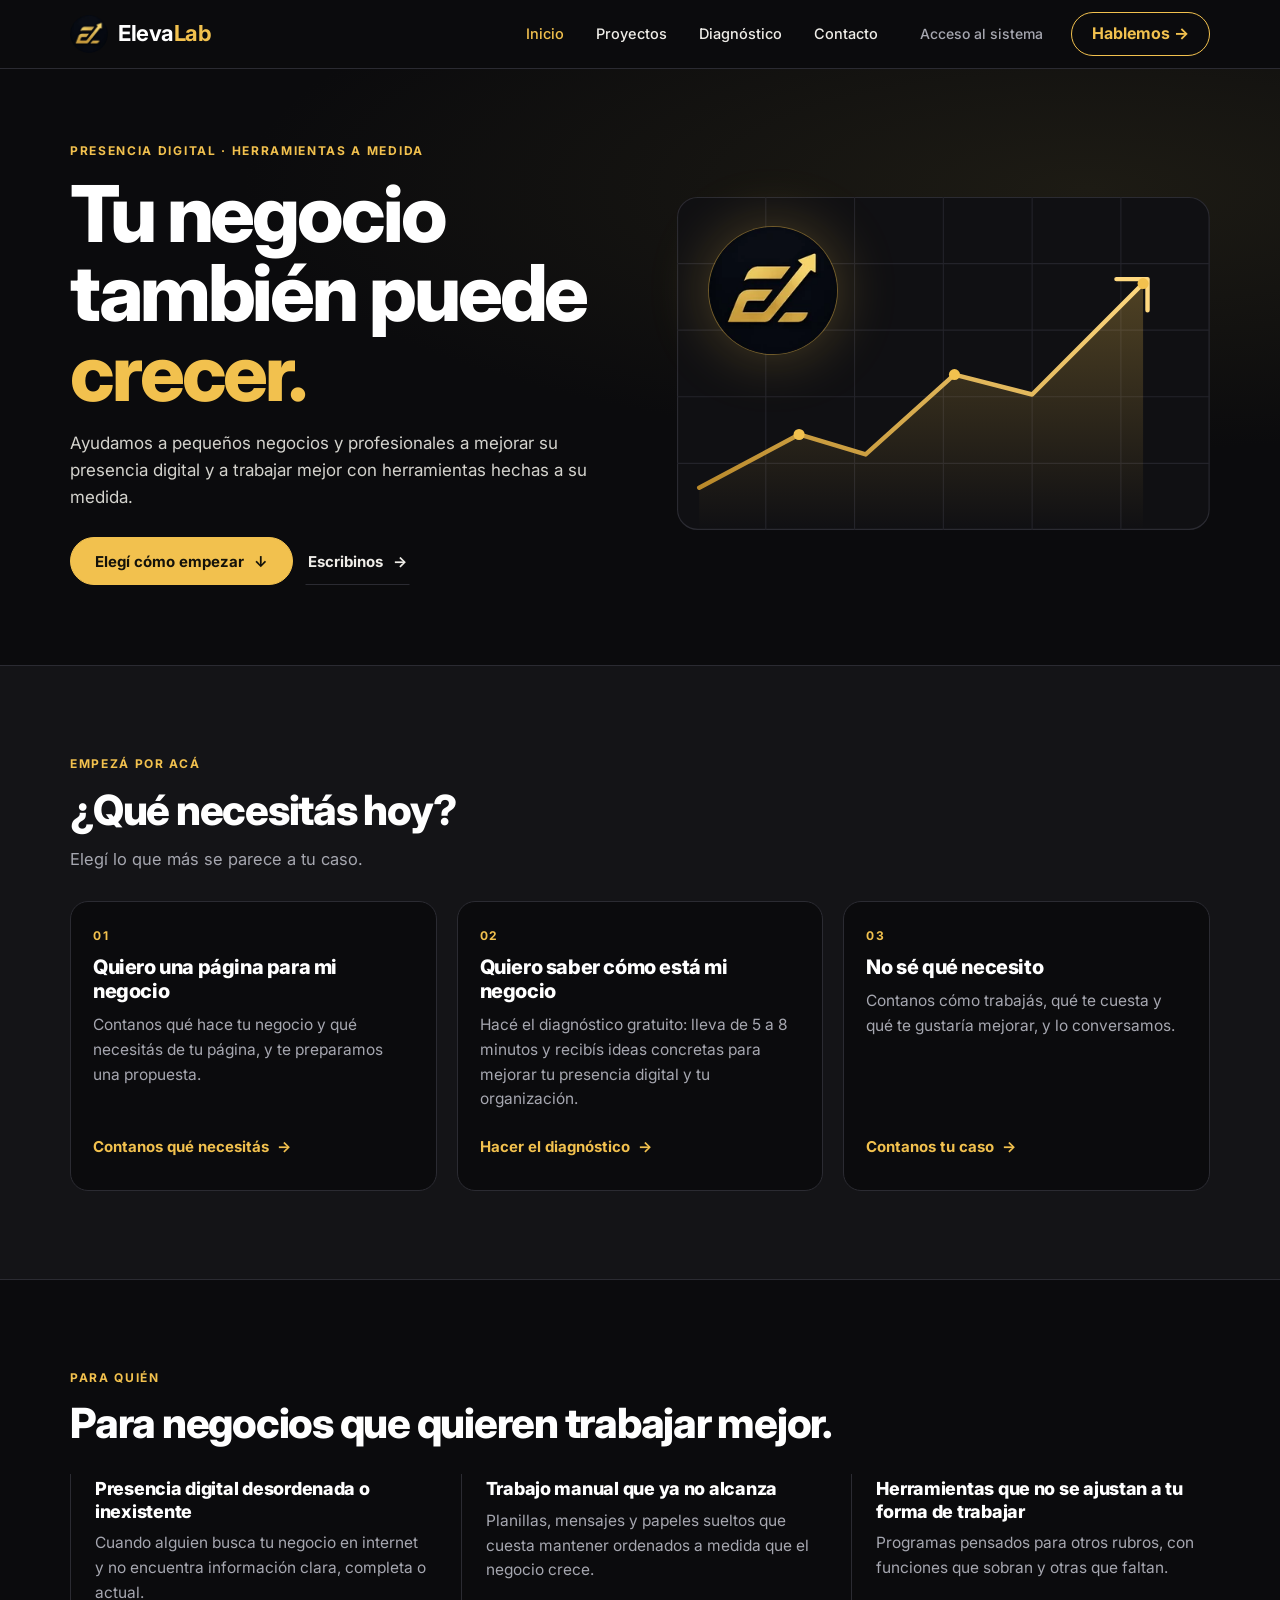
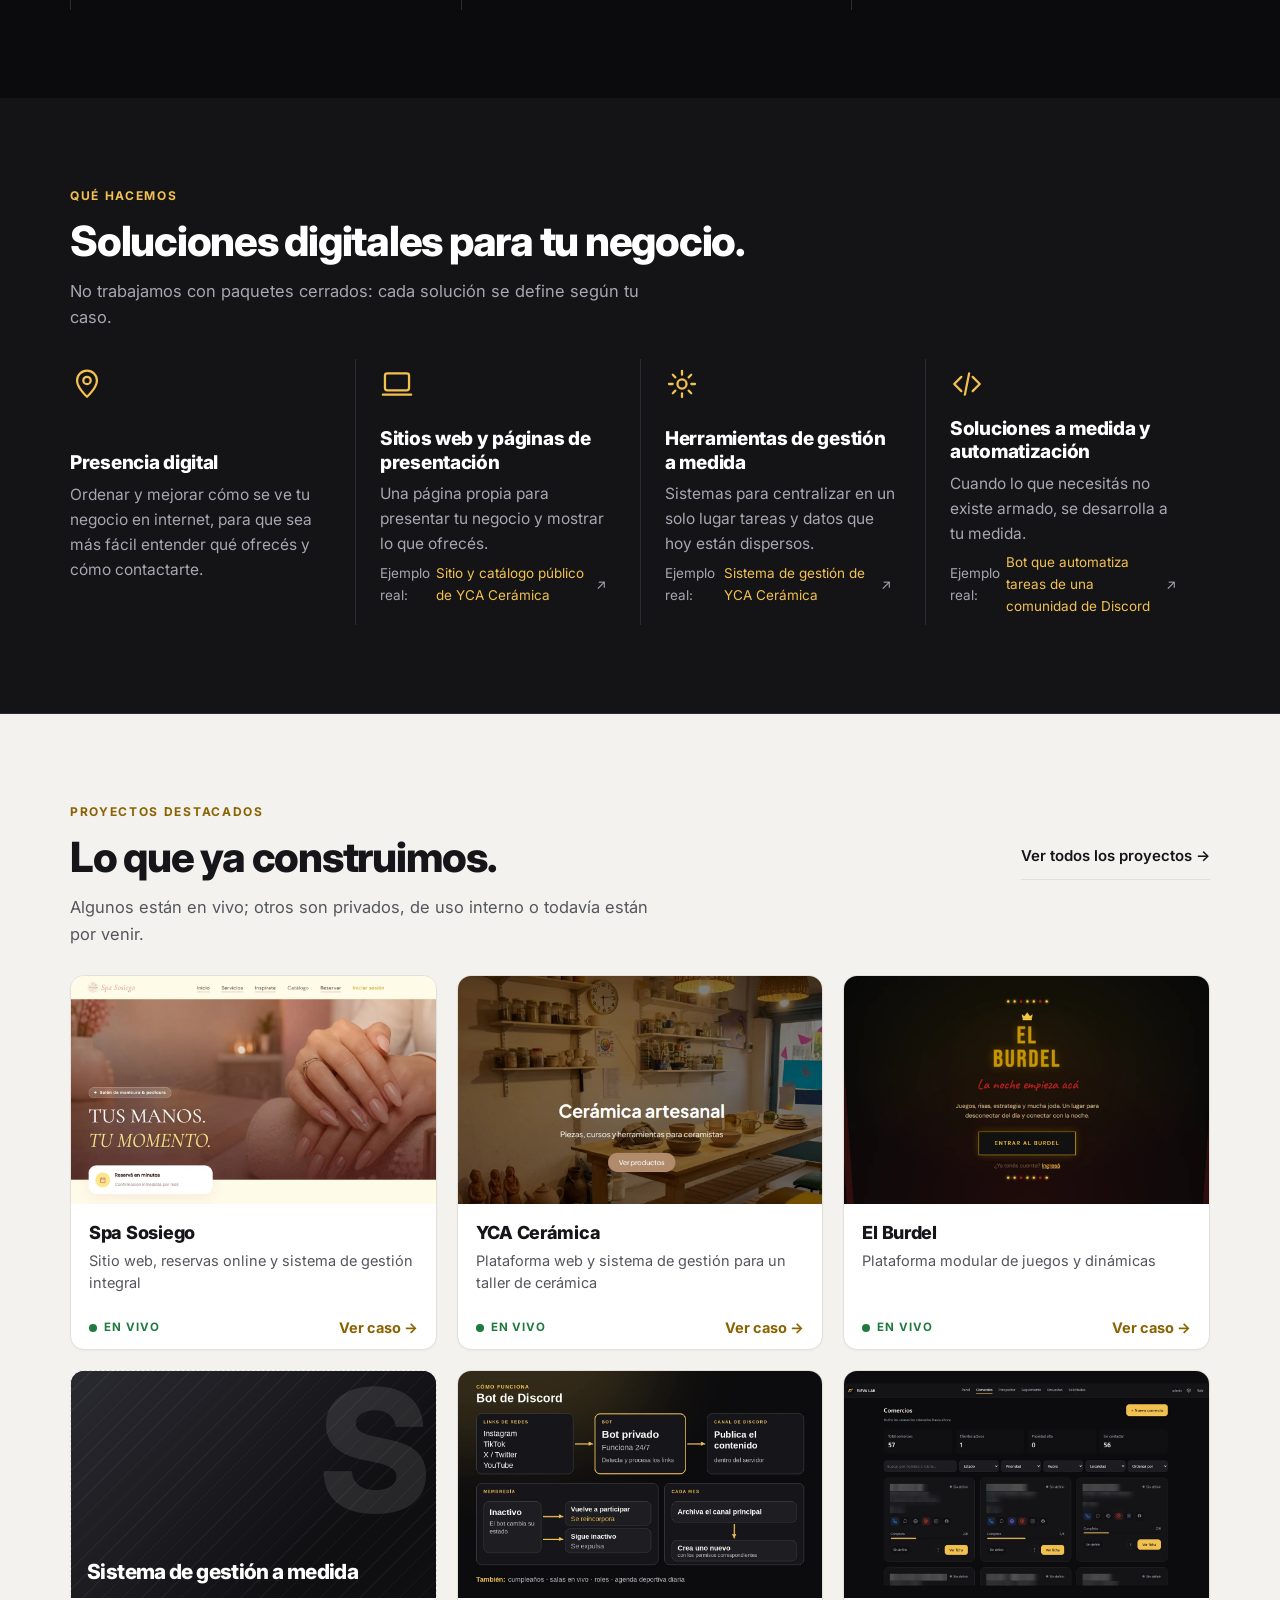
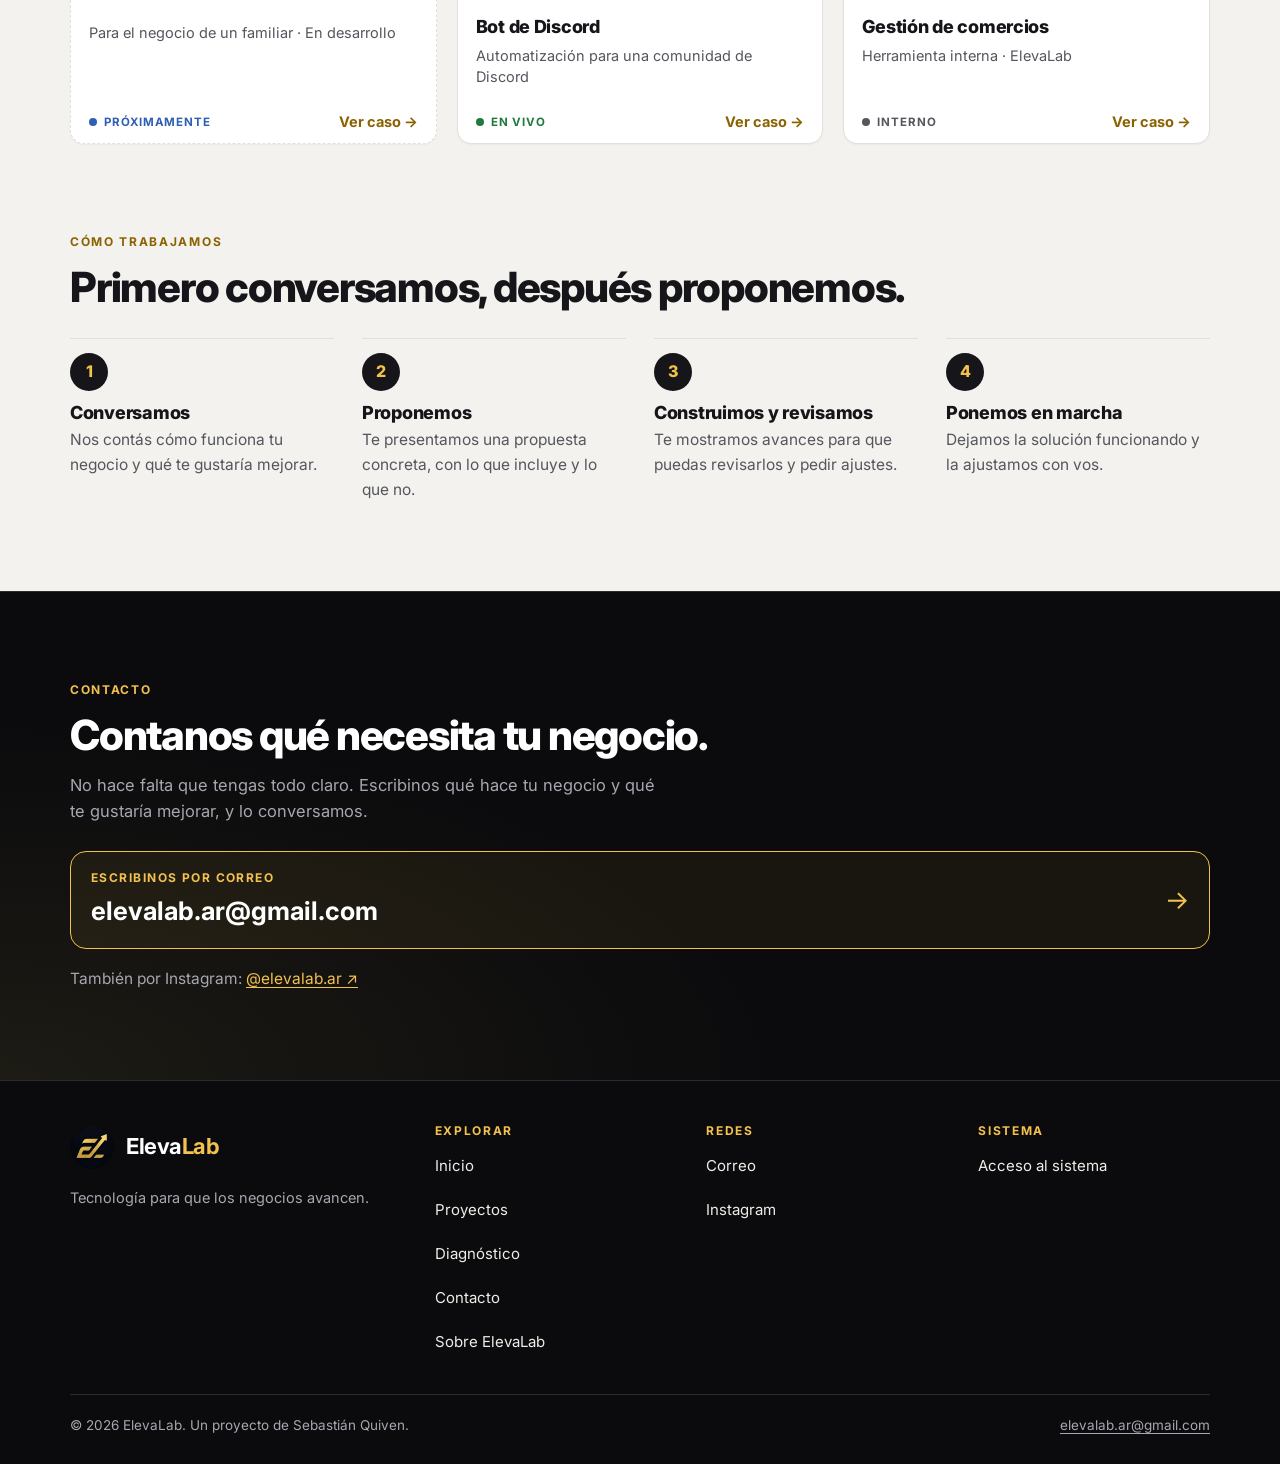
<file: index.html>
<!DOCTYPE html>
<html lang="es">
<head>
<meta charset="UTF-8">
<meta name="viewport" content="width=device-width, initial-scale=1.0">
<title>ElevaLab — Presencia digital y herramientas a medida para pequeños negocios</title>
<meta name="description" content="Ayudamos a pequeños negocios y profesionales a mejorar su presencia digital y a trabajar mejor con herramientas hechas a su medida. Escribinos y conversamos.">
<link rel="canonical" href="https://elevalab.com.ar/index.html">
<meta name="theme-color" content="#0b0b0d">
<meta property="og:title" content="ElevaLab — Presencia digital y herramientas a medida para pequeños negocios">
<meta property="og:description" content="Ayudamos a pequeños negocios y profesionales a mejorar su presencia digital y a trabajar mejor con herramientas hechas a su medida. Escribinos y conversamos.">
<meta property="og:type" content="website">
<meta property="og:locale" content="es_AR">
<meta property="og:url" content="https://elevalab.com.ar/index.html">
<meta property="og:site_name" content="ElevaLab">
<meta property="og:image" content="https://elevalab.com.ar/assets/img/og-elevalab.png">
<meta property="og:image:width" content="1200">
<meta property="og:image:height" content="630">
<meta property="og:image:alt" content="ElevaLab, presencia digital y herramientas a medida">
<meta name="twitter:card" content="summary_large_image">
<meta name="twitter:image" content="https://elevalab.com.ar/assets/img/og-elevalab.png">
<link rel="icon" type="image/png" href="assets/img/logo-dorado-160.png">
<link rel="apple-touch-icon" href="assets/img/logo-dorado.png">
<link rel="preconnect" href="https://fonts.googleapis.com">
<link rel="preconnect" href="https://fonts.gstatic.com" crossorigin>
<link rel="stylesheet" href="https://fonts.googleapis.com/css2?family=Inter:wght@400;500;600;700;800&display=swap">
<link rel="stylesheet" href="assets/css/style.css">
</head>
<body>

<header class="nav" id="nav-sitio"></header>

<main id="contenido">

  <section class="hero">
    <div class="contenedor hero-cuerpo">
      <div class="hero-texto">
        <span class="etiqueta">Presencia digital · Herramientas a medida</span>
        <h1>Tu negocio también puede <em>crecer.</em></h1>
        <p class="lead">Ayudamos a pequeños negocios y profesionales a mejorar su presencia digital y a trabajar mejor con herramientas hechas a su medida.</p>
        <div class="botones">
          <a class="btn btn-oro" href="#empezar">Elegí cómo empezar <span class="flecha" aria-hidden="true">↓</span></a>
          <a class="btn btn-texto" href="contacto/index.html">Escribinos <span class="flecha" aria-hidden="true">→</span></a>
        </div>
      </div>
      <div class="hero-visual">
        <svg viewBox="0 0 480 300" fill="none" aria-hidden="true" focusable="false" preserveAspectRatio="xMidYMid meet">
          <defs>
            <linearGradient id="area" x1="0" y1="0" x2="0" y2="1"><stop offset="0" stop-color="#f2c14e" stop-opacity=".28"/><stop offset="1" stop-color="#f2c14e" stop-opacity="0"/></linearGradient>
            <linearGradient id="trazoOro" x1="0" y1="1" x2="1" y2="0"><stop offset="0" stop-color="#b9892a"/><stop offset="1" stop-color="#ffd980"/></linearGradient>
          </defs>
          <rect x=".5" y=".5" width="479" height="299" rx="18" fill="#101013" stroke="#2b2b32"/>
          <g stroke="#23232a"><path d="M0 60H480M0 120H480M0 180H480M0 240H480M80 0V300M160 0V300M240 0V300M320 0V300M400 0V300"/></g>
          <path d="M20 262 L110 214 L170 232 L250 160 L320 178 L420 78 V300 H20Z" fill="url(#area)"/>
          <path d="M20 262 L110 214 L170 232 L250 160 L320 178 L420 78" stroke="url(#trazoOro)" stroke-width="4" stroke-linecap="round" stroke-linejoin="round"/>
          <path d="M396 74 H424 V102" stroke="#ffd980" stroke-width="4" stroke-linecap="round" stroke-linejoin="round"/>
          <g fill="#f2c14e"><circle cx="110" cy="214" r="5"/><circle cx="250" cy="160" r="5"/><circle cx="420" cy="78" r="5"/></g>
        </svg>
        <picture><source srcset="assets/img/logo-dorado-160.webp" type="image/webp"><img class="medalla" src="assets/img/logo-dorado-160.png" alt="Logo de ElevaLab" width="160" height="160" fetchpriority="high"></picture>
      </div>
    </div>
  </section>

  <section class="seccion sec-carbon" id="empezar">
    <div class="contenedor">
      <span class="etiqueta">Empezá por acá</span>
      <h2>¿Qué necesitás hoy?</h2>
      <p class="intro">Elegí lo que más se parece a tu caso.</p>
      <ul class="caminos" id="lista-caminos"></ul>
      <noscript><p class="secundario">Escribinos a elevalab.ar@gmail.com y contanos qué necesita tu negocio.</p></noscript>
    </div>
  </section>

  <section class="seccion">
    <div class="contenedor">
      <span class="etiqueta">Para quién</span>
      <h2>Para negocios que quieren trabajar mejor.</h2>
      <ul class="problemas">
        <li>
          <h3>Presencia digital desordenada o inexistente</h3>
          <p>Cuando alguien busca tu negocio en internet y no encuentra información clara, completa o actual.</p>
        </li>
        <li>
          <h3>Trabajo manual que ya no alcanza</h3>
          <p>Planillas, mensajes y papeles sueltos que cuesta mantener ordenados a medida que el negocio crece.</p>
        </li>
        <li>
          <h3>Herramientas que no se ajustan a tu forma de trabajar</h3>
          <p>Programas pensados para otros rubros, con funciones que sobran y otras que faltan.</p>
        </li>
      </ul>
    </div>
  </section>

  <section class="seccion sec-carbon" id="soluciones">
    <div class="contenedor">
      <span class="etiqueta">Qué hacemos</span>
      <h2>Soluciones digitales para tu negocio.</h2>
      <p class="intro">No trabajamos con paquetes cerrados: cada solución se define según tu caso.</p>
      <ul class="soluciones" id="lista-servicios"></ul>
    </div>
  </section>

  <section class="seccion sec-claro" id="proyectos">
    <div class="contenedor">
      <div class="cab-fila">
        <div>
          <span class="etiqueta">Proyectos destacados</span>
          <h2>Lo que ya construimos.</h2>
        </div>
        <a class="ver-todos" href="proyectos/index.html">Ver todos los proyectos →</a>
      </div>
      <p class="intro">Algunos están en vivo; otros son privados, de uso interno o todavía están por venir.</p>
      <ul class="tarjetas" id="tarjetas-home"></ul>
    </div>
  </section>

  <section class="seccion sec-claro" style="padding-top:0">
    <div class="contenedor">
      <span class="etiqueta">Cómo trabajamos</span>
      <h2>Primero conversamos, después proponemos.</h2>
      <ol class="pasos">
        <li><h3>Conversamos</h3><p>Nos contás cómo funciona tu negocio y qué te gustaría mejorar.</p></li>
        <li><h3>Proponemos</h3><p>Te presentamos una propuesta concreta, con lo que incluye y lo que no.</p></li>
        <li><h3>Construimos y revisamos</h3><p>Te mostramos avances para que puedas revisarlos y pedir ajustes.</p></li>
        <li><h3>Ponemos en marcha</h3><p>Dejamos la solución funcionando y la ajustamos con vos.</p></li>
      </ol>
    </div>
  </section>

  <section class="seccion cierre" id="contacto">
    <div class="contenedor">
      <span class="etiqueta">Contacto</span>
      <h2>Contanos qué necesita tu negocio.</h2>
      <p class="intro">No hace falta que tengas todo claro. Escribinos qué hace tu negocio y qué te gustaría mejorar, y lo conversamos.</p>
      <div id="contacto-home"></div>
      <noscript><p class="secundario">Escribinos a elevalab.ar@gmail.com o por Instagram: @elevalab.ar</p></noscript>
    </div>
  </section>

</main>

<footer class="pie" id="pie-sitio"></footer>

<script src="assets/js/site.js"></script>
<script>
  renderNavSitio('inicio', '');
  renderFooterSitio('');
  renderCaminos('lista-caminos');
  renderServicios('lista-servicios', 'proyectos/index.html');
  renderProyectosDestacados('tarjetas-home', 'proyectos/index.html', '');
  renderContactoHome('contacto-home');
</script>
</body>
</html>
</file>
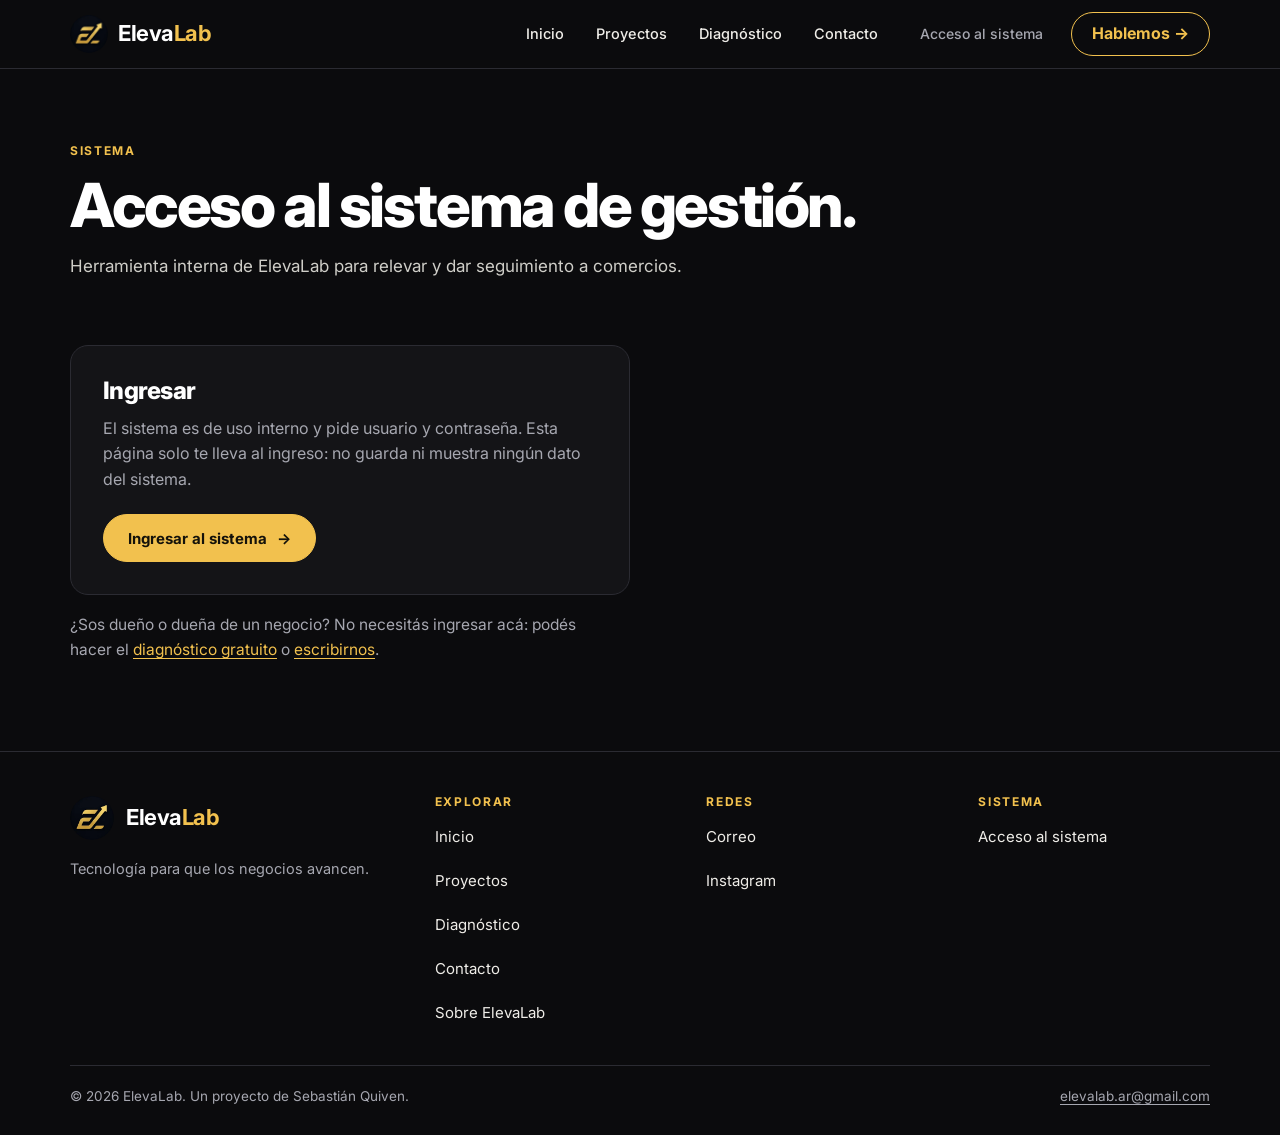
<file: acceso/index.html>
<!DOCTYPE html>
<html lang="es">
<head>
<meta charset="UTF-8">
<meta name="viewport" content="width=device-width, initial-scale=1.0">
<title>Acceso al sistema — ElevaLab</title>
<meta name="description" content="Acceso al sistema de gestión de ElevaLab, de uso interno.">
<link rel="canonical" href="https://elevalab.com.ar/acceso/index.html">
<meta name="theme-color" content="#0b0b0d">
<meta property="og:title" content="Acceso al sistema — ElevaLab">
<meta property="og:description" content="Acceso al sistema de gestión de ElevaLab, de uso interno.">
<meta property="og:type" content="website">
<meta property="og:locale" content="es_AR">
<meta property="og:url" content="https://elevalab.com.ar/acceso/index.html">
<meta property="og:site_name" content="ElevaLab">
<meta property="og:image" content="https://elevalab.com.ar/assets/img/og-elevalab.png">
<meta property="og:image:width" content="1200">
<meta property="og:image:height" content="630">
<meta property="og:image:alt" content="ElevaLab, presencia digital y herramientas a medida">
<meta name="twitter:card" content="summary_large_image">
<meta name="twitter:image" content="https://elevalab.com.ar/assets/img/og-elevalab.png">
<link rel="icon" type="image/png" href="../assets/img/logo-dorado-160.png">
<link rel="apple-touch-icon" href="../assets/img/logo-dorado.png">
<link rel="preconnect" href="https://fonts.googleapis.com">
<link rel="preconnect" href="https://fonts.gstatic.com" crossorigin>
<link rel="stylesheet" href="https://fonts.googleapis.com/css2?family=Inter:wght@400;500;600;700;800&display=swap">
<link rel="stylesheet" href="../assets/css/style.css">
</head>
<body>

<header class="nav" id="nav-sitio"></header>

<main id="contenido">

  <section class="pagina-cab">
    <span class="etiqueta">Sistema</span>
    <h1>Acceso al sistema de gestión.</h1>
    <p class="lead">Herramienta interna de ElevaLab para relevar y dar seguimiento a comercios.</p>
  </section>

  <section class="seccion sec-oscura" style="padding-top:8px">
    <div class="contenedor">
      <div class="acceso-caja">
        <h2>Ingresar</h2>
        <p>El sistema es de uso interno y pide usuario y contraseña. Esta página solo te lleva al ingreso: no guarda ni muestra ningún dato del sistema.</p>
        <a class="btn btn-oro" id="btn-ingresar" href="#">Ingresar al sistema <span class="flecha" aria-hidden="true">→</span></a>
      </div>
      <p class="secundario" style="max-width:34em">¿Sos dueño o dueña de un negocio? No necesitás ingresar acá: podés hacer el <a class="enlace" id="enlace-diagnostico" href="#">diagnóstico gratuito</a> o <a class="enlace" href="../contacto/index.html">escribirnos</a>.</p>
    </div>
  </section>

</main>

<footer class="pie" id="pie-sitio"></footer>

<script src="../assets/js/site.js"></script>
<script>
  renderNavSitio('acceso', '../');
  renderFooterSitio('../');
  document.getElementById('btn-ingresar').href = ACCESO_SISTEMA;
  document.getElementById('enlace-diagnostico').href = DIAGNOSTICO_URL;
</script>
</body>
</html>
</file>
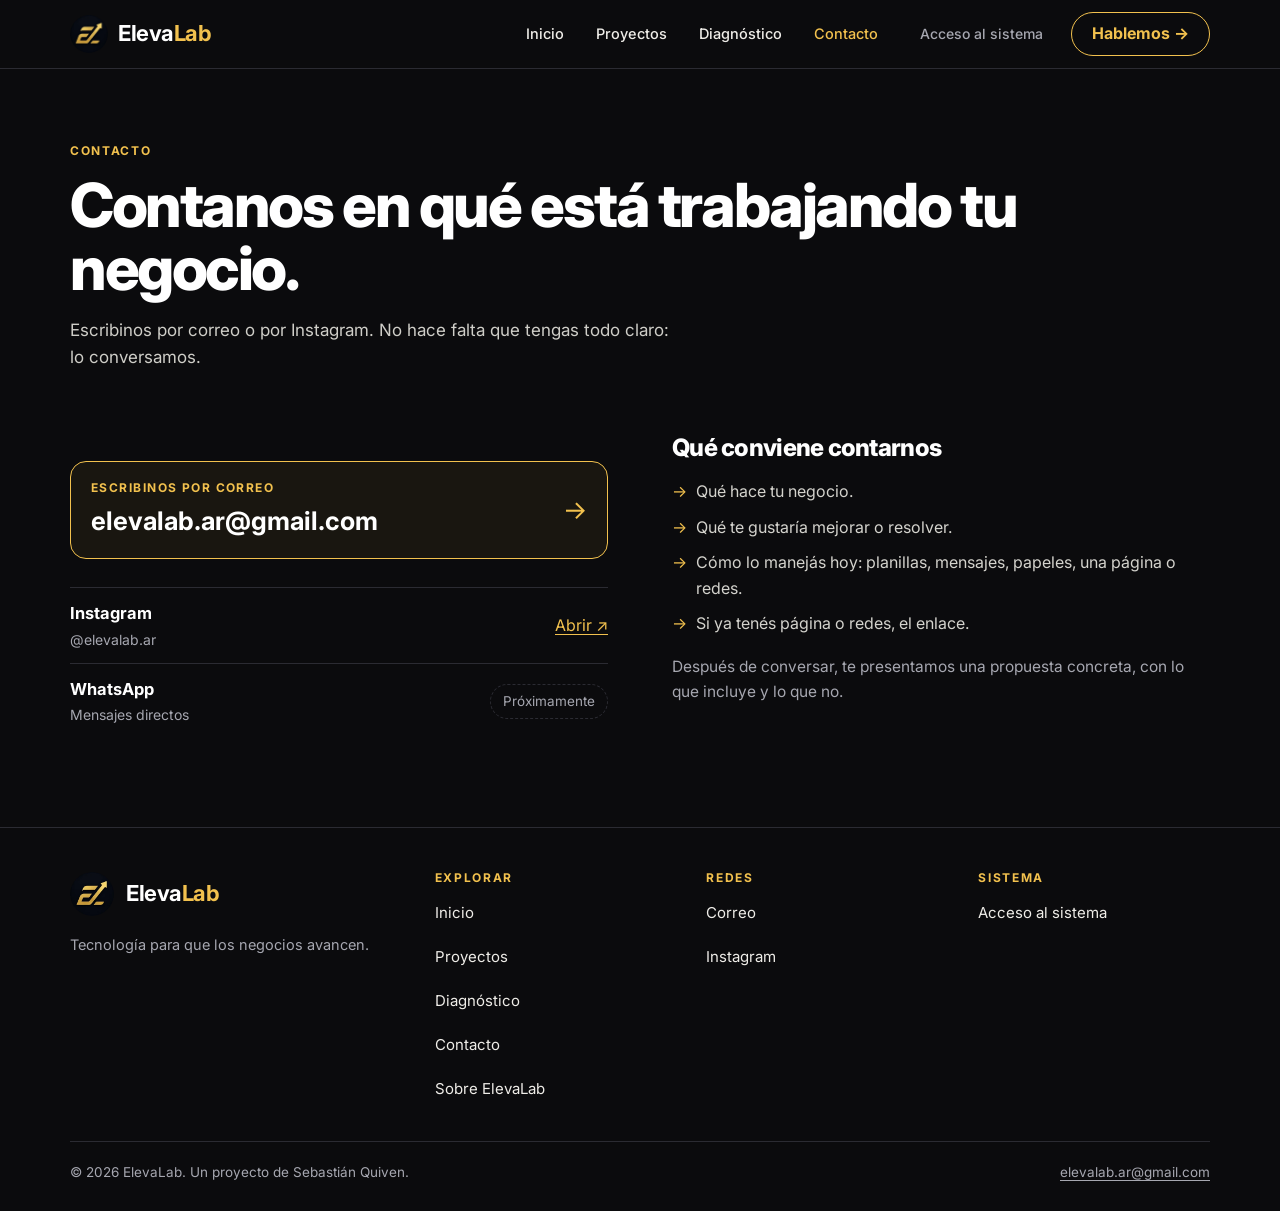
<file: contacto/index.html>
<!DOCTYPE html>
<html lang="es">
<head>
<meta charset="UTF-8">
<meta name="viewport" content="width=device-width, initial-scale=1.0">
<title>Contacto — ElevaLab</title>
<meta name="description" content="Escribinos por correo o por Instagram y contanos qué necesita tu negocio. No hace falta que tengas todo claro.">
<link rel="canonical" href="https://elevalab.com.ar/contacto/index.html">
<meta name="theme-color" content="#0b0b0d">
<meta property="og:title" content="Contacto — ElevaLab">
<meta property="og:description" content="Escribinos por correo o por Instagram y contanos qué necesita tu negocio. No hace falta que tengas todo claro.">
<meta property="og:type" content="website">
<meta property="og:locale" content="es_AR">
<meta property="og:url" content="https://elevalab.com.ar/contacto/index.html">
<meta property="og:site_name" content="ElevaLab">
<meta property="og:image" content="https://elevalab.com.ar/assets/img/og-elevalab.png">
<meta property="og:image:width" content="1200">
<meta property="og:image:height" content="630">
<meta property="og:image:alt" content="ElevaLab, presencia digital y herramientas a medida">
<meta name="twitter:card" content="summary_large_image">
<meta name="twitter:image" content="https://elevalab.com.ar/assets/img/og-elevalab.png">
<link rel="icon" type="image/png" href="../assets/img/logo-dorado-160.png">
<link rel="apple-touch-icon" href="../assets/img/logo-dorado.png">
<link rel="preconnect" href="https://fonts.googleapis.com">
<link rel="preconnect" href="https://fonts.gstatic.com" crossorigin>
<link rel="stylesheet" href="https://fonts.googleapis.com/css2?family=Inter:wght@400;500;600;700;800&display=swap">
<link rel="stylesheet" href="../assets/css/style.css">
</head>
<body>

<header class="nav" id="nav-sitio"></header>

<main id="contenido">

  <section class="pagina-cab">
    <span class="etiqueta">Contacto</span>
    <h1>Contanos en qué está trabajando tu negocio.</h1>
    <p class="lead">Escribinos por correo o por Instagram. No hace falta que tengas todo claro: lo conversamos.</p>
  </section>

  <section class="seccion sec-oscura" style="padding-top:8px">
    <div class="contenedor dos-col">
      <div id="panel-contacto"></div>
      <div>
        <h2 style="font-size:1.5rem">Qué conviene contarnos</h2>
        <ul class="guia">
          <li>Qué hace tu negocio.</li>
          <li>Qué te gustaría mejorar o resolver.</li>
          <li>Cómo lo manejás hoy: planillas, mensajes, papeles, una página o redes.</li>
          <li>Si ya tenés página o redes, el enlace.</li>
        </ul>
        <p class="secundario">Después de conversar, te presentamos una propuesta concreta, con lo que incluye y lo que no.</p>
      </div>
    </div>
  </section>

</main>

<footer class="pie" id="pie-sitio"></footer>

<script src="../assets/js/site.js"></script>
<script>
  renderNavSitio('contacto', '../');
  renderFooterSitio('../');
  renderContactoSitio('panel-contacto');
</script>
</body>
</html>
</file>
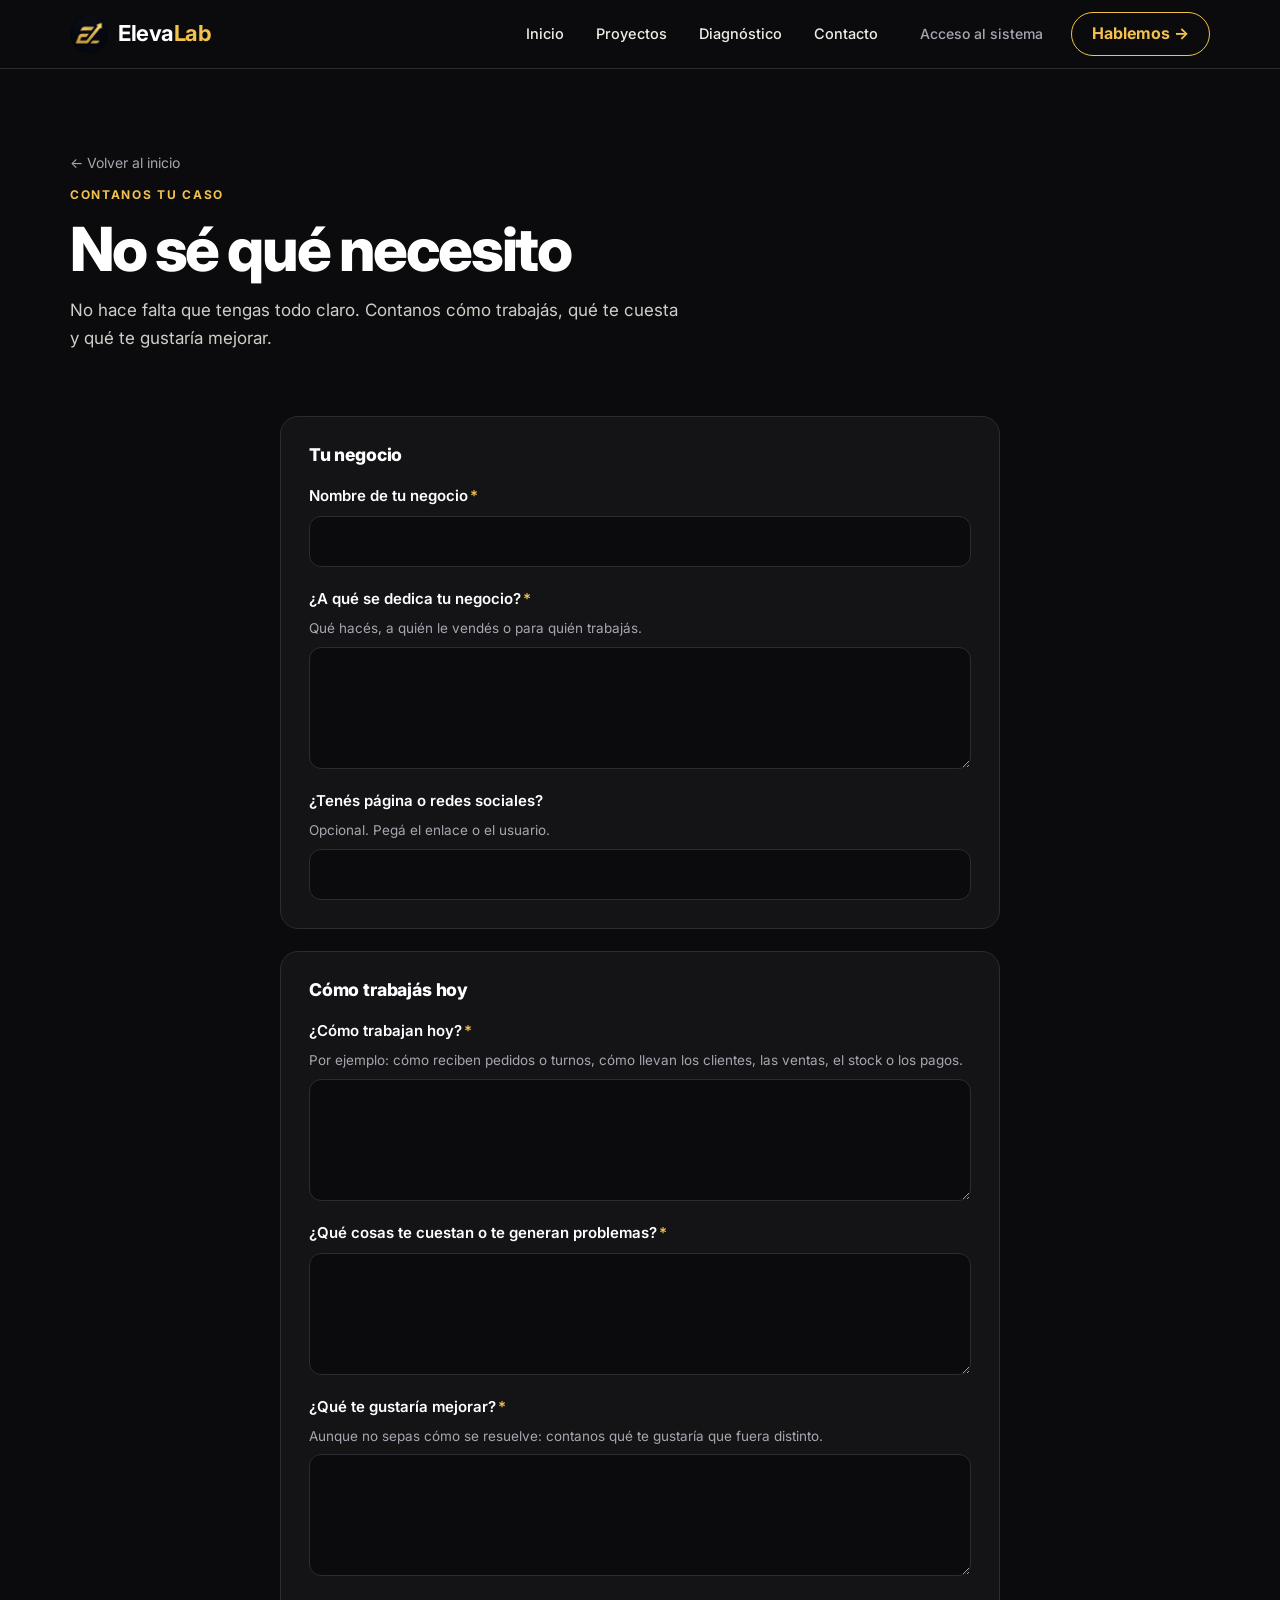
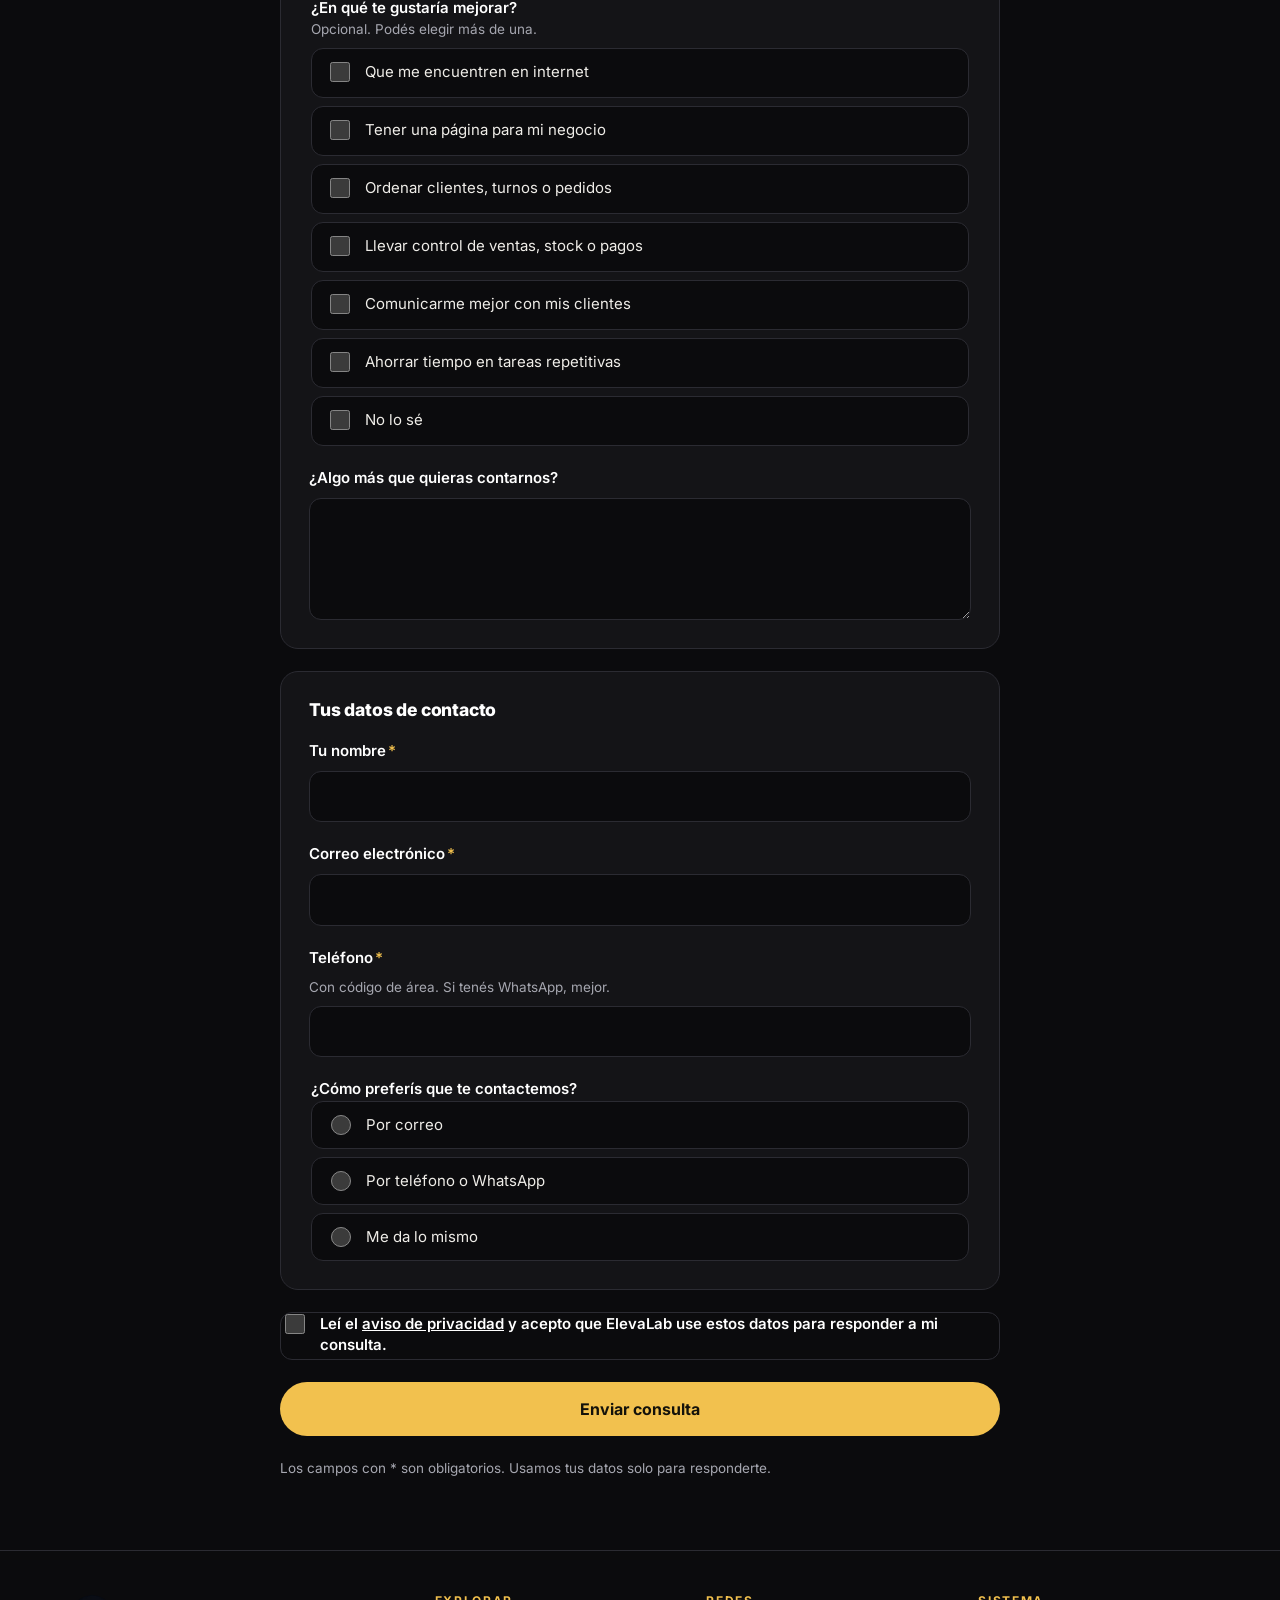
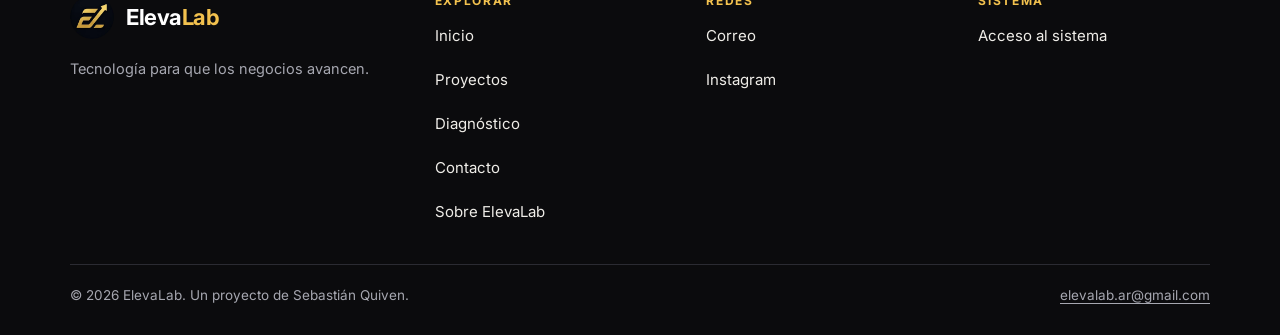
<file: no-se-que-necesito/index.html>
<!DOCTYPE html>
<html lang="es">
<head>
<meta charset="UTF-8">
<meta name="viewport" content="width=device-width, initial-scale=1.0">
<title>No sé qué necesito — ElevaLab</title>
<meta name="description" content="Contanos cómo trabaja tu negocio, qué te cuesta y qué te gustaría mejorar. Lo conversamos.">
<link rel="canonical" href="https://elevalab.com.ar/no-se-que-necesito/index.html">
<meta name="theme-color" content="#0b0b0d">
<meta property="og:title" content="No sé qué necesito — ElevaLab">
<meta property="og:description" content="Contanos cómo trabaja tu negocio, qué te cuesta y qué te gustaría mejorar. Lo conversamos.">
<meta property="og:type" content="website">
<meta property="og:locale" content="es_AR">
<meta property="og:url" content="https://elevalab.com.ar/no-se-que-necesito/index.html">
<meta property="og:site_name" content="ElevaLab">
<meta property="og:image" content="https://elevalab.com.ar/assets/img/og-elevalab.png">
<meta property="og:image:width" content="1200">
<meta property="og:image:height" content="630">
<meta property="og:image:alt" content="ElevaLab, presencia digital y herramientas a medida">
<meta name="twitter:card" content="summary_large_image">
<meta name="twitter:image" content="https://elevalab.com.ar/assets/img/og-elevalab.png">
<link rel="icon" type="image/png" href="../assets/img/logo-dorado-160.png">
<link rel="apple-touch-icon" href="../assets/img/logo-dorado.png">
<link rel="preconnect" href="https://fonts.googleapis.com">
<link rel="preconnect" href="https://fonts.gstatic.com" crossorigin>
<link rel="stylesheet" href="https://fonts.googleapis.com/css2?family=Inter:wght@400;500;600;700;800&display=swap">
<link rel="stylesheet" href="../assets/css/style.css">
<link rel="stylesheet" href="../assets/css/formulario.css">
</head>
<body>

<header class="nav" id="nav-sitio"></header>

<main id="contenido">

  <section class="pagina-cab">
    <a class="volver" href="../index.html">← Volver al inicio</a>
    <span class="etiqueta">Contanos tu caso</span>
    <h1>No sé qué necesito</h1>
    <p class="lead">No hace falta que tengas todo claro. Contanos cómo trabajás, qué te cuesta y qué te gustaría mejorar.</p>
  </section>

  <section class="seccion sec-oscura form-pagina" style="padding-top:8px">
    <div class="contenedor">
      <div id="formulario" data-form="caso">
        <p class="secundario">Cargando el formulario… Si no aparece, escribinos a <a href="mailto:elevalab.ar@gmail.com">elevalab.ar@gmail.com</a>.</p>
      </div>
    </div>
  </section>

</main>

<footer class="pie" id="pie-sitio"></footer>

<script src="../assets/js/site.js"></script>
<script src="../assets/js/consulta.js"></script>
<script>
  renderNavSitio('', '../');
  renderFooterSitio('../');
</script>
</body>
</html>
</file>
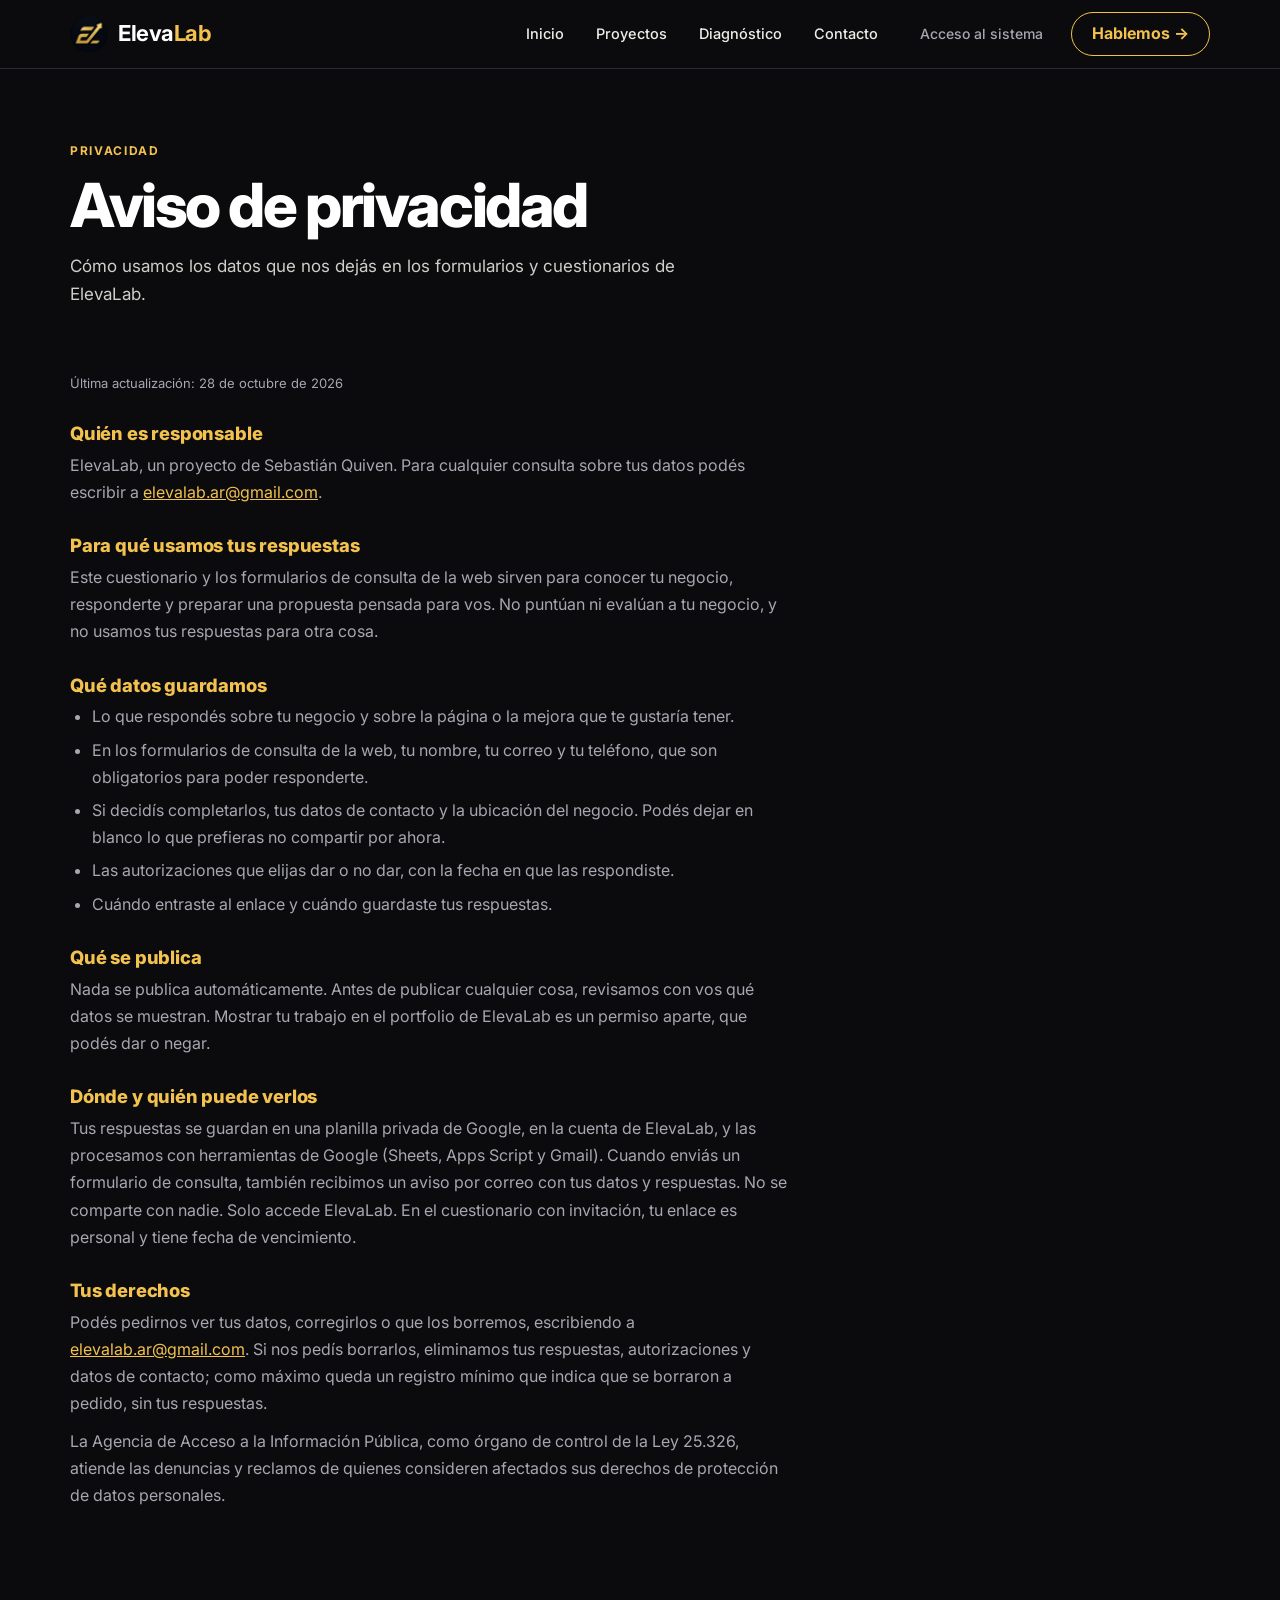
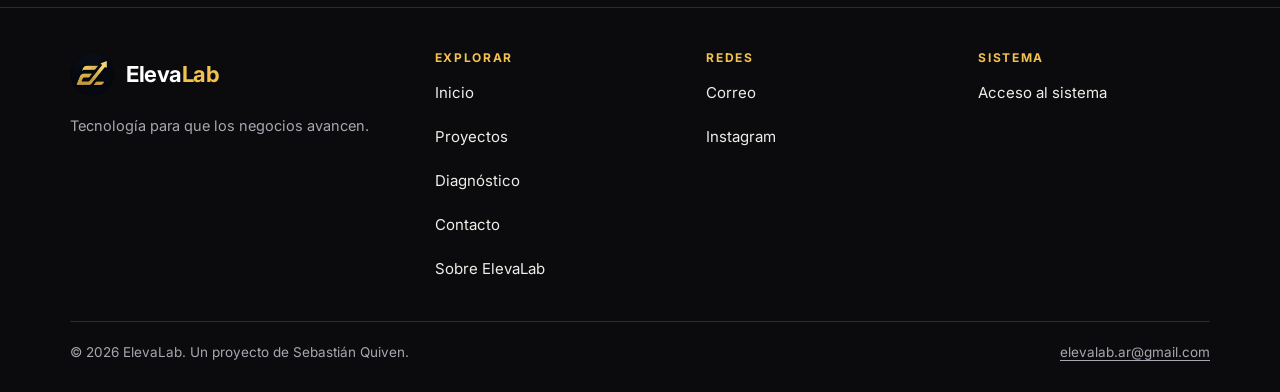
<file: privacidad/index.html>
<!DOCTYPE html>
<html lang="es">
<head>
<meta charset="UTF-8">
<meta name="viewport" content="width=device-width, initial-scale=1.0">
<title>Aviso de privacidad — ElevaLab</title>
<meta name="description" content="Cómo usamos y protegemos los datos que nos dejás en los formularios y cuestionarios de ElevaLab.">
<link rel="canonical" href="https://elevalab.com.ar/privacidad/">
<meta name="theme-color" content="#0b0b0d">
<meta name="robots" content="noindex, nofollow">
<meta property="og:title" content="Aviso de privacidad — ElevaLab">
<meta property="og:description" content="Cómo usamos y protegemos los datos que nos dejás en los formularios y cuestionarios de ElevaLab.">
<meta property="og:type" content="website">
<meta property="og:locale" content="es_AR">
<meta property="og:url" content="https://elevalab.com.ar/privacidad/">
<meta property="og:site_name" content="ElevaLab">
<meta property="og:image" content="https://elevalab.com.ar/assets/img/og-elevalab.png">
<meta property="og:image:width" content="1200">
<meta property="og:image:height" content="630">
<meta property="og:image:alt" content="ElevaLab, presencia digital y herramientas a medida">
<meta name="twitter:card" content="summary_large_image">
<meta name="twitter:image" content="https://elevalab.com.ar/assets/img/og-elevalab.png">
<link rel="icon" type="image/png" href="../assets/img/logo-dorado-160.png">
<link rel="apple-touch-icon" href="../assets/img/logo-dorado.png">
<link rel="preconnect" href="https://fonts.googleapis.com">
<link rel="preconnect" href="https://fonts.gstatic.com" crossorigin>
<link rel="stylesheet" href="https://fonts.googleapis.com/css2?family=Inter:wght@400;500;600;700;800&display=swap">
<link rel="stylesheet" href="../assets/css/style.css">
<style>
  .aviso { max-width: 720px; margin: 0; }
  .aviso h2 { font-size: 1.15rem; margin: 30px 0 8px; color: var(--oro); letter-spacing: -0.01em; }
  .aviso h2:first-child { margin-top: 0; }
  .aviso p, .aviso li { color: var(--apagado); font-size: 16px; line-height: 1.7; }
  .aviso p { margin-bottom: 10px; }
  .aviso ul { margin: 0 0 10px 22px; list-style: disc; }
  .aviso li { margin-bottom: 6px; }
  .aviso a { color: var(--oro); }
  .aviso .fecha { font-size: 13px; margin-bottom: 26px; }
</style>
</head>
<body>

<header class="nav" id="nav-sitio"></header>

<main id="contenido">

  <section class="pagina-cab">
    <span class="etiqueta">Privacidad</span>
    <h1>Aviso de privacidad</h1>
    <p class="lead">Cómo usamos los datos que nos dejás en los formularios y cuestionarios de ElevaLab.</p>
  </section>

  <section class="seccion sec-oscura" style="padding-top:8px">
    <div class="contenedor">
    <div class="aviso">
      <p class="fecha">Última actualización: 28 de octubre de 2026</p>

      <h2>Quién es responsable</h2>
      <p>ElevaLab, un proyecto de Sebastián Quiven. Para cualquier consulta sobre tus datos podés escribir a <a href="mailto:elevalab.ar@gmail.com">elevalab.ar@gmail.com</a>.</p>

      <h2>Para qué usamos tus respuestas</h2>
      <p>Este cuestionario y los formularios de consulta de la web sirven para conocer tu negocio, responderte y preparar una propuesta pensada para vos. No puntúan ni evalúan a tu negocio, y no usamos tus respuestas para otra cosa.</p>

      <h2>Qué datos guardamos</h2>
      <ul>
        <li>Lo que respondés sobre tu negocio y sobre la página o la mejora que te gustaría tener.</li>
        <li>En los formularios de consulta de la web, tu nombre, tu correo y tu teléfono, que son obligatorios para poder responderte.</li>
        <li>Si decidís completarlos, tus datos de contacto y la ubicación del negocio. Podés dejar en blanco lo que prefieras no compartir por ahora.</li>
        <li>Las autorizaciones que elijas dar o no dar, con la fecha en que las respondiste.</li>
        <li>Cuándo entraste al enlace y cuándo guardaste tus respuestas.</li>
      </ul>

      <h2>Qué se publica</h2>
      <p>Nada se publica automáticamente. Antes de publicar cualquier cosa, revisamos con vos qué datos se muestran. Mostrar tu trabajo en el portfolio de ElevaLab es un permiso aparte, que podés dar o negar.</p>

      <h2>Dónde y quién puede verlos</h2>
      <p>Tus respuestas se guardan en una planilla privada de Google, en la cuenta de ElevaLab, y las procesamos con herramientas de Google (Sheets, Apps Script y Gmail). Cuando enviás un formulario de consulta, también recibimos un aviso por correo con tus datos y respuestas. No se comparte con nadie. Solo accede ElevaLab. En el cuestionario con invitación, tu enlace es personal y tiene fecha de vencimiento.</p>

      <h2>Tus derechos</h2>
      <p>Podés pedirnos ver tus datos, corregirlos o que los borremos, escribiendo a <a href="mailto:elevalab.ar@gmail.com">elevalab.ar@gmail.com</a>. Si nos pedís borrarlos, eliminamos tus respuestas, autorizaciones y datos de contacto; como máximo queda un registro mínimo que indica que se borraron a pedido, sin tus respuestas.</p>
      <p>La Agencia de Acceso a la Información Pública, como órgano de control de la Ley 25.326, atiende las denuncias y reclamos de quienes consideren afectados sus derechos de protección de datos personales.</p>
    </div>
    </div>
  </section>

</main>

<footer class="pie" id="pie-sitio"></footer>

<script src="../assets/js/site.js"></script>
<script>
  renderNavSitio('', '../');
  renderFooterSitio('../');
</script>
</body>
</html>
</file>
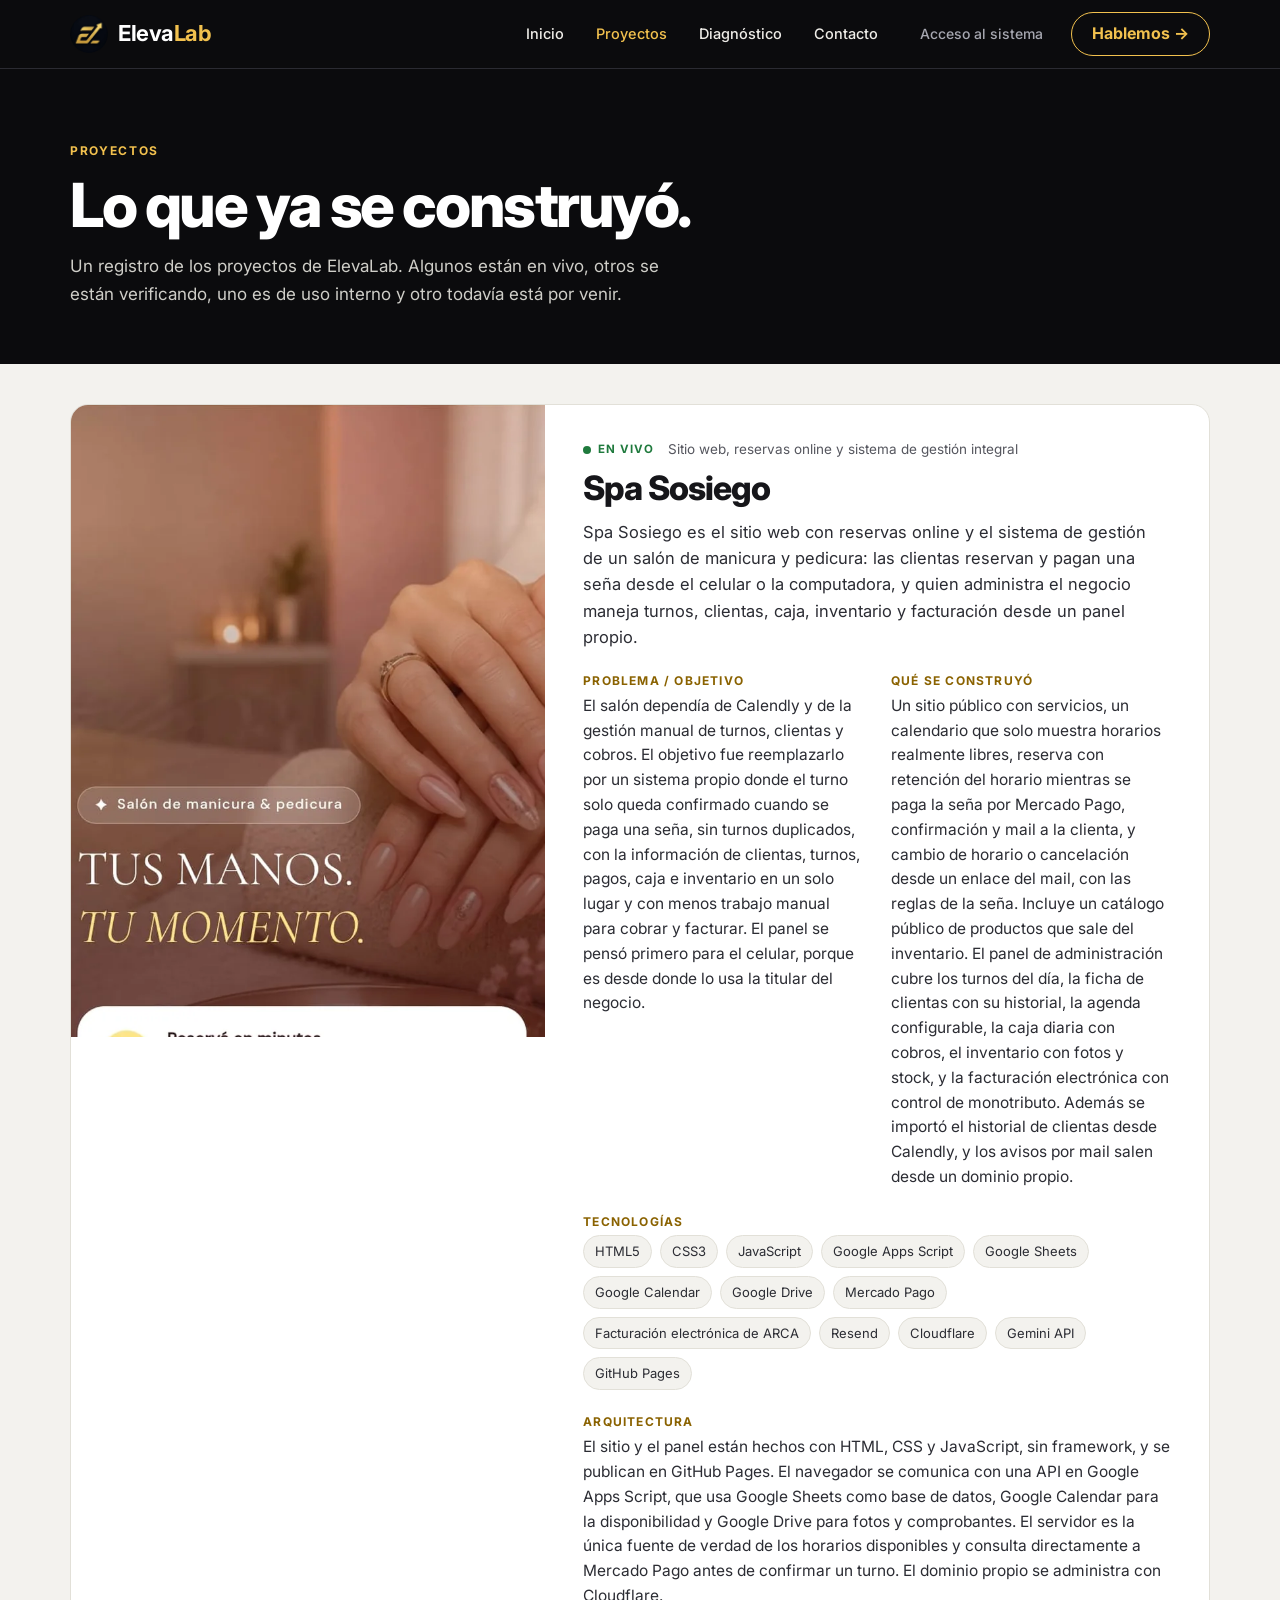
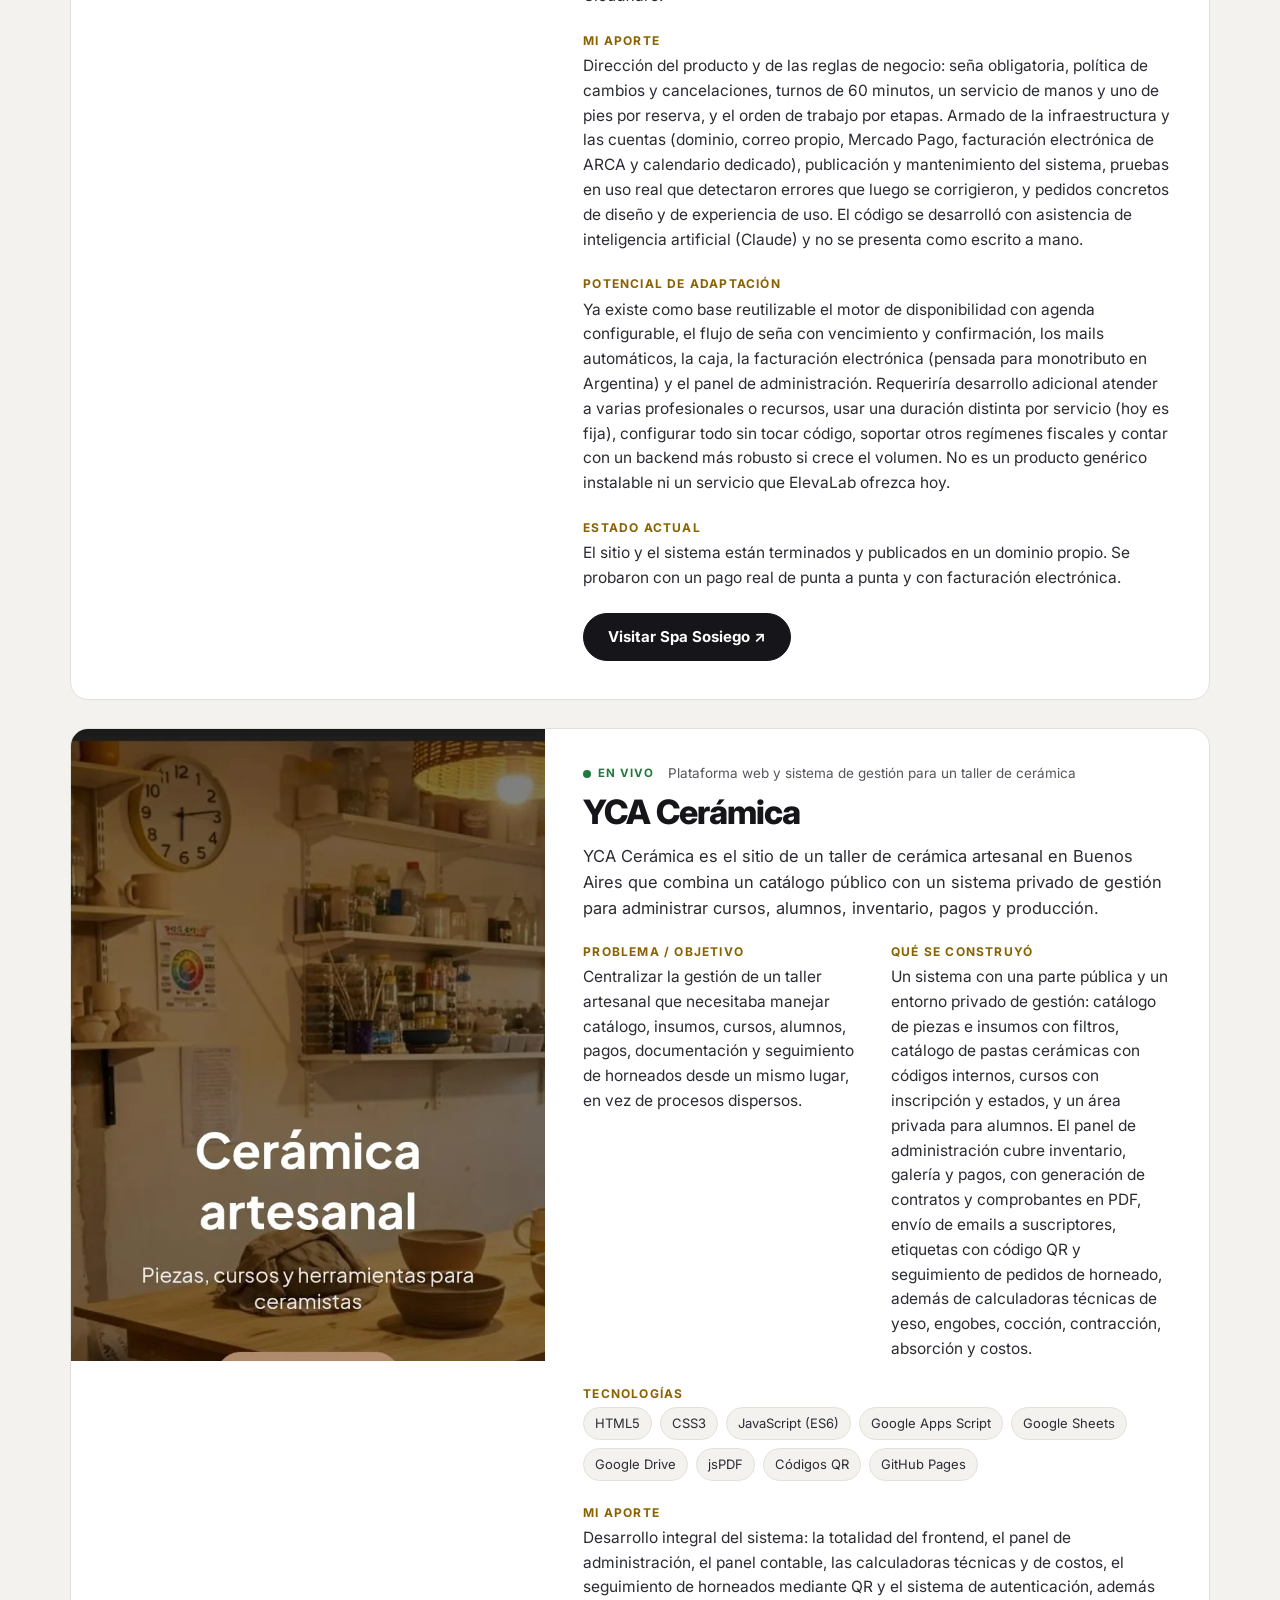
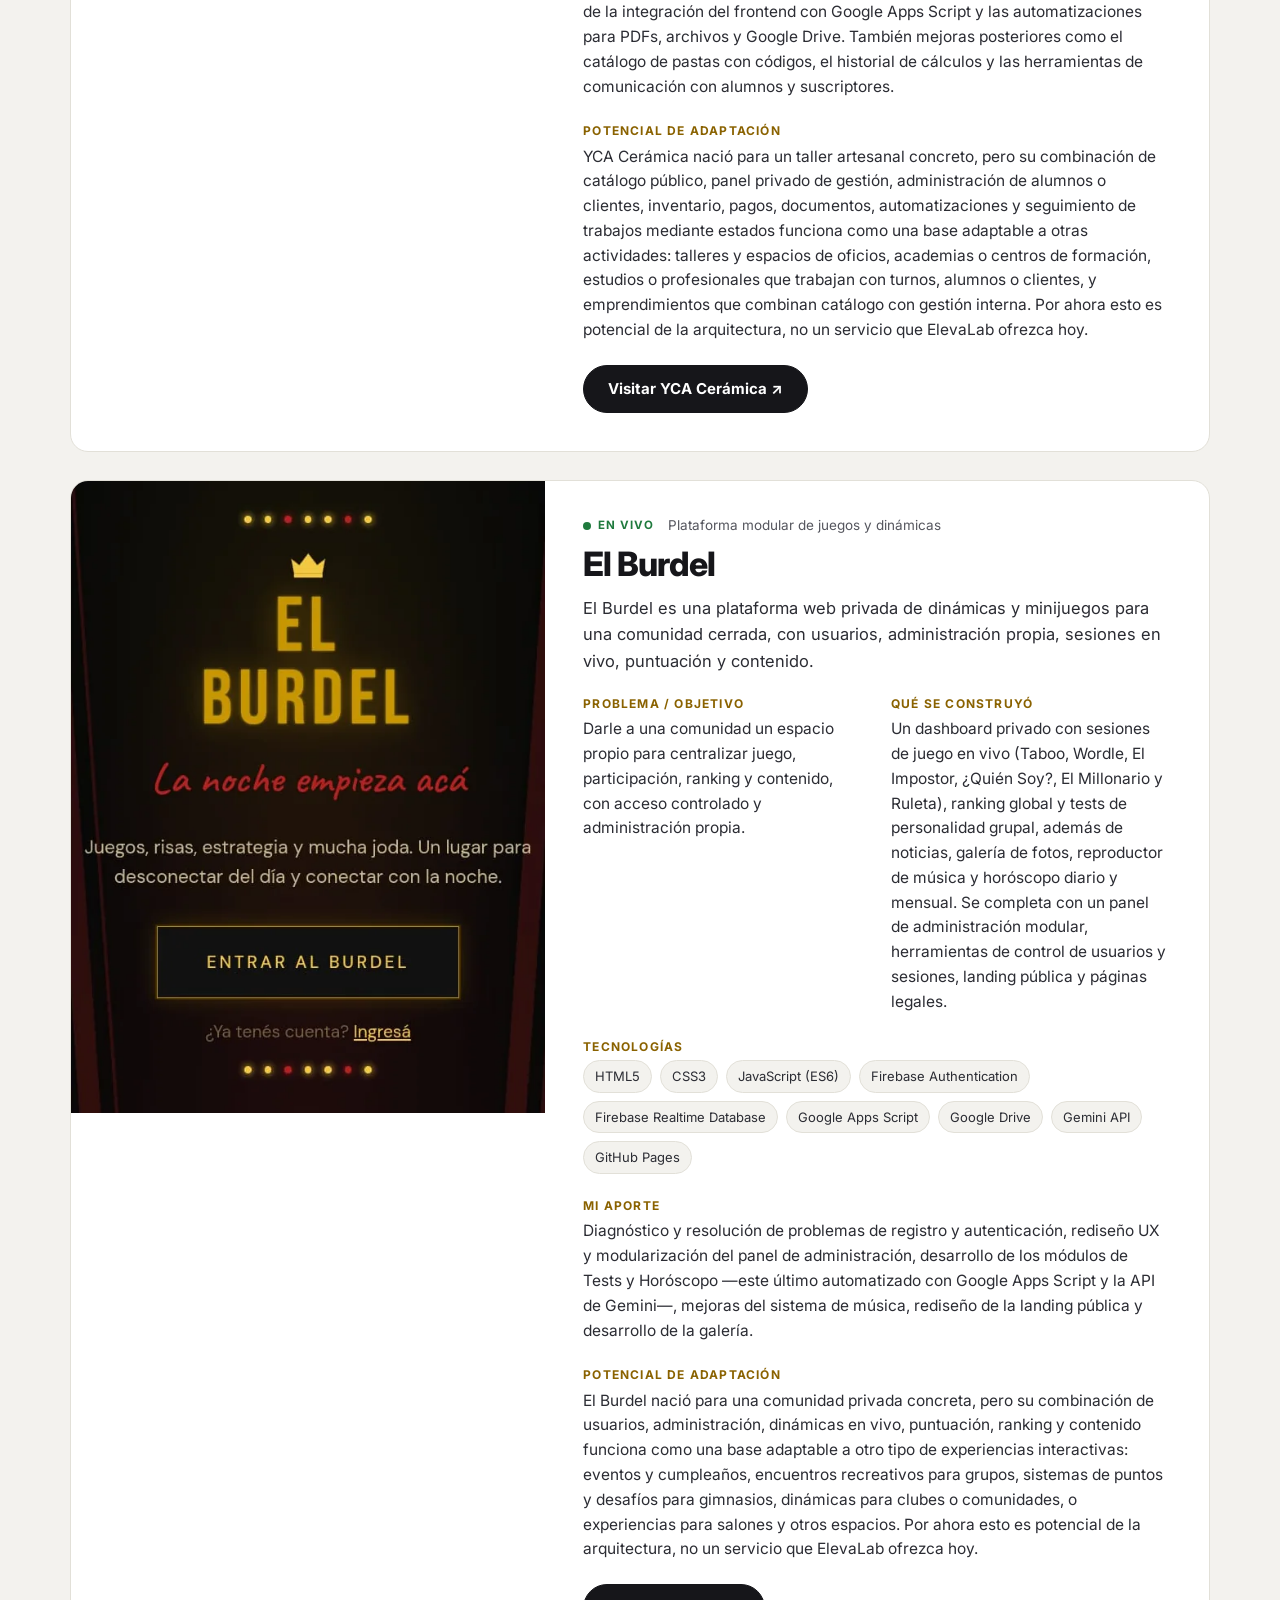
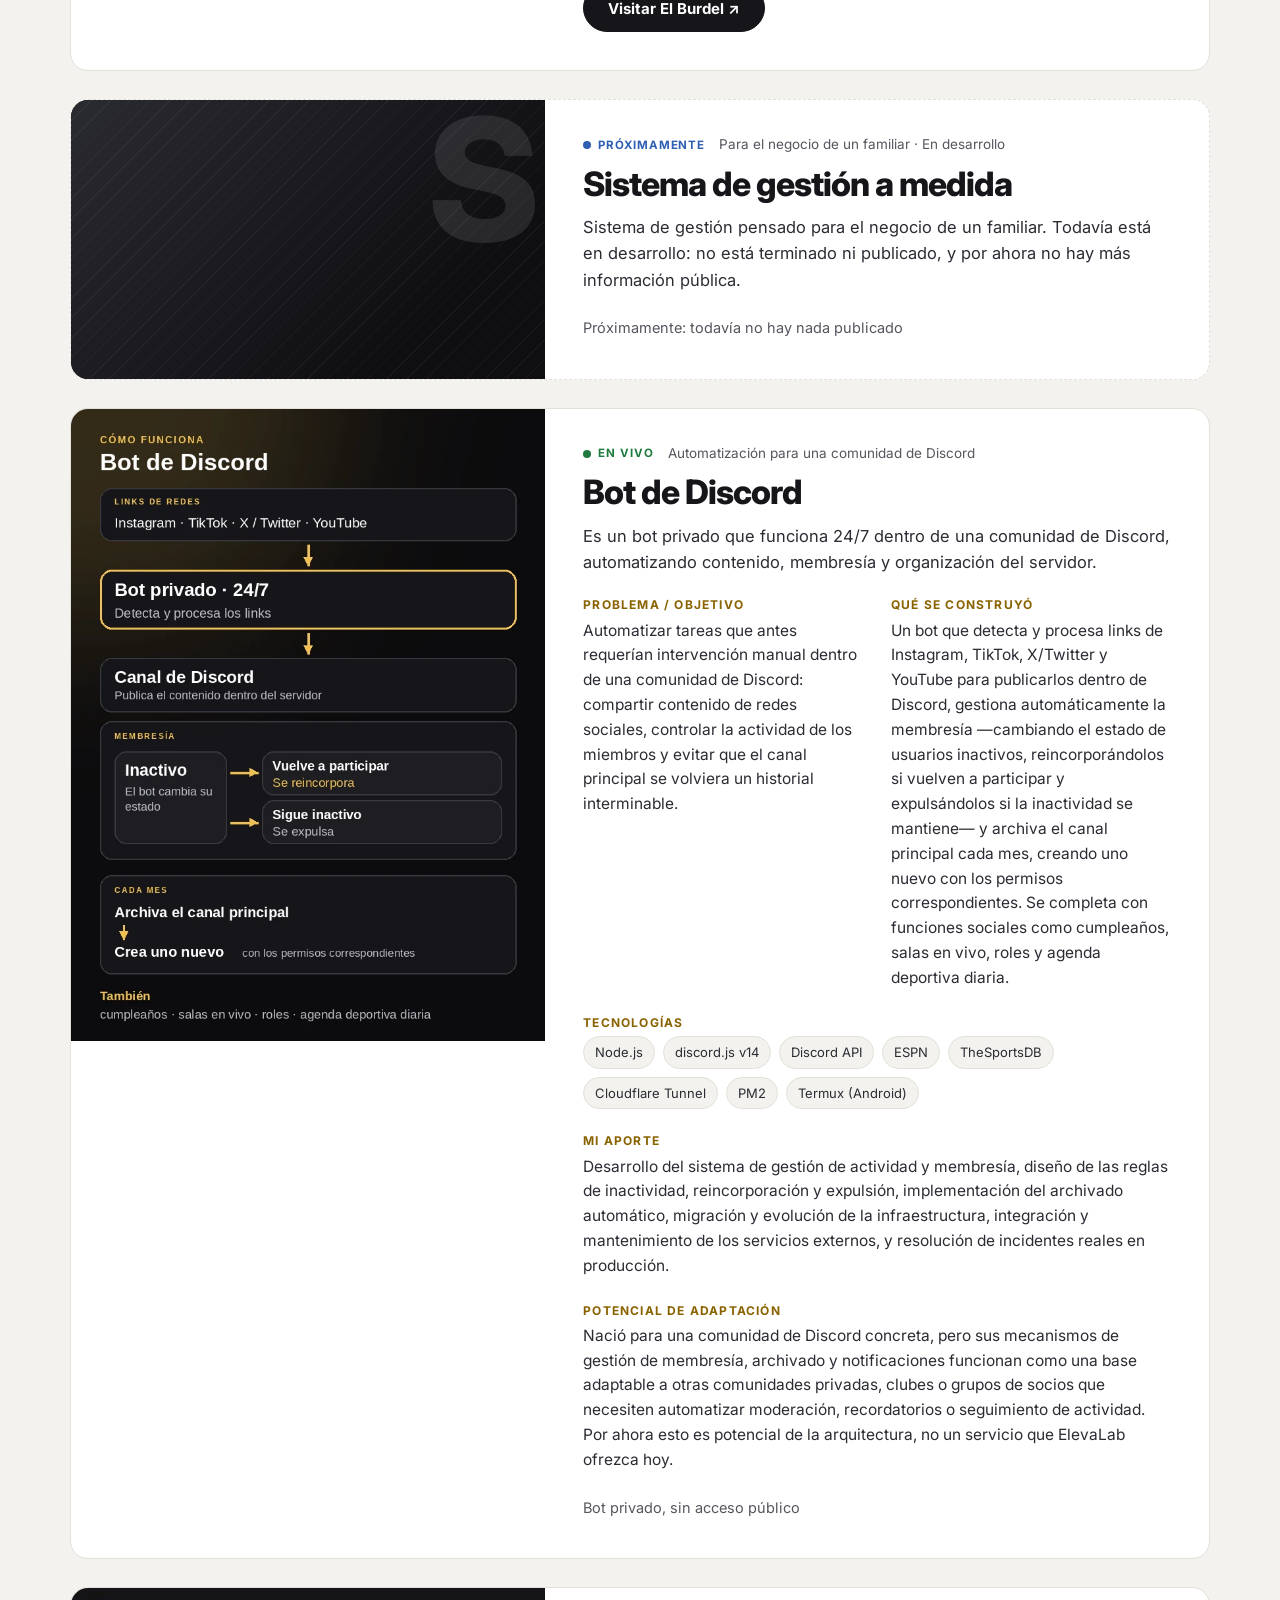
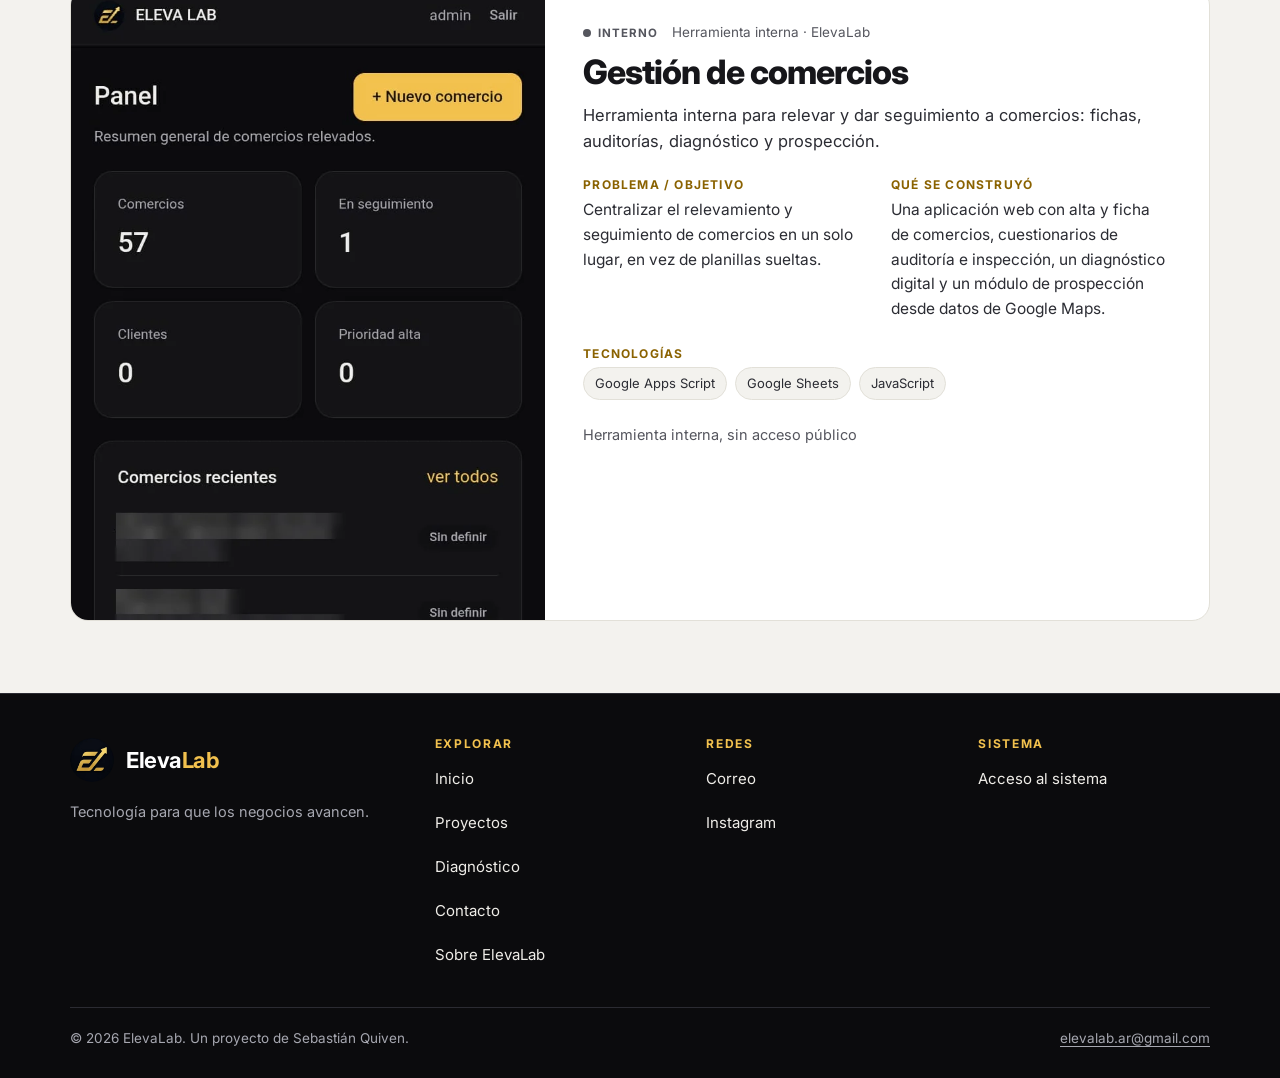
<file: proyectos/index.html>
<!DOCTYPE html>
<html lang="es">
<head>
<meta charset="UTF-8">
<meta name="viewport" content="width=device-width, initial-scale=1.0">
<title>Proyectos — ElevaLab</title>
<meta name="description" content="Un registro de los proyectos de ElevaLab: sitios y sistemas de gestión, un bot de automatización, una herramienta interna y proyectos por venir.">
<link rel="canonical" href="https://elevalab.com.ar/proyectos/index.html">
<meta name="theme-color" content="#0b0b0d">
<meta property="og:title" content="Proyectos — ElevaLab">
<meta property="og:description" content="Un registro de los proyectos de ElevaLab: sitios y sistemas de gestión, un bot de automatización, una herramienta interna y proyectos por venir.">
<meta property="og:type" content="website">
<meta property="og:locale" content="es_AR">
<meta property="og:url" content="https://elevalab.com.ar/proyectos/index.html">
<meta property="og:site_name" content="ElevaLab">
<meta property="og:image" content="https://elevalab.com.ar/assets/img/og-elevalab.png">
<meta property="og:image:width" content="1200">
<meta property="og:image:height" content="630">
<meta property="og:image:alt" content="ElevaLab, presencia digital y herramientas a medida">
<meta name="twitter:card" content="summary_large_image">
<meta name="twitter:image" content="https://elevalab.com.ar/assets/img/og-elevalab.png">
<link rel="icon" type="image/png" href="../assets/img/logo-dorado-160.png">
<link rel="apple-touch-icon" href="../assets/img/logo-dorado.png">
<link rel="preconnect" href="https://fonts.googleapis.com">
<link rel="preconnect" href="https://fonts.gstatic.com" crossorigin>
<link rel="stylesheet" href="https://fonts.googleapis.com/css2?family=Inter:wght@400;500;600;700;800&display=swap">
<link rel="stylesheet" href="../assets/css/style.css">
</head>
<body>

<header class="nav" id="nav-sitio"></header>

<main id="contenido">

  <section class="pagina-cab">
    <span class="etiqueta">Proyectos</span>
    <h1>Lo que ya se construyó.</h1>
    <p class="lead">Un registro de los proyectos de ElevaLab. Algunos están en vivo, otros se están verificando, uno es de uso interno y otro todavía está por venir.</p>
  </section>

  <section class="sec-claro" style="padding:40px 0 72px">
    <div class="contenedor">
      <div class="proyectos-lista" id="lista-proyectos-completa"></div>
    </div>
  </section>

</main>

<footer class="pie" id="pie-sitio"></footer>

<script src="../assets/js/site.js"></script>
<script>
  renderNavSitio('proyectos', '../');
  renderFooterSitio('../');
  renderListaProyectosCompleta('lista-proyectos-completa', '../');
</script>
</body>
</html>
</file>
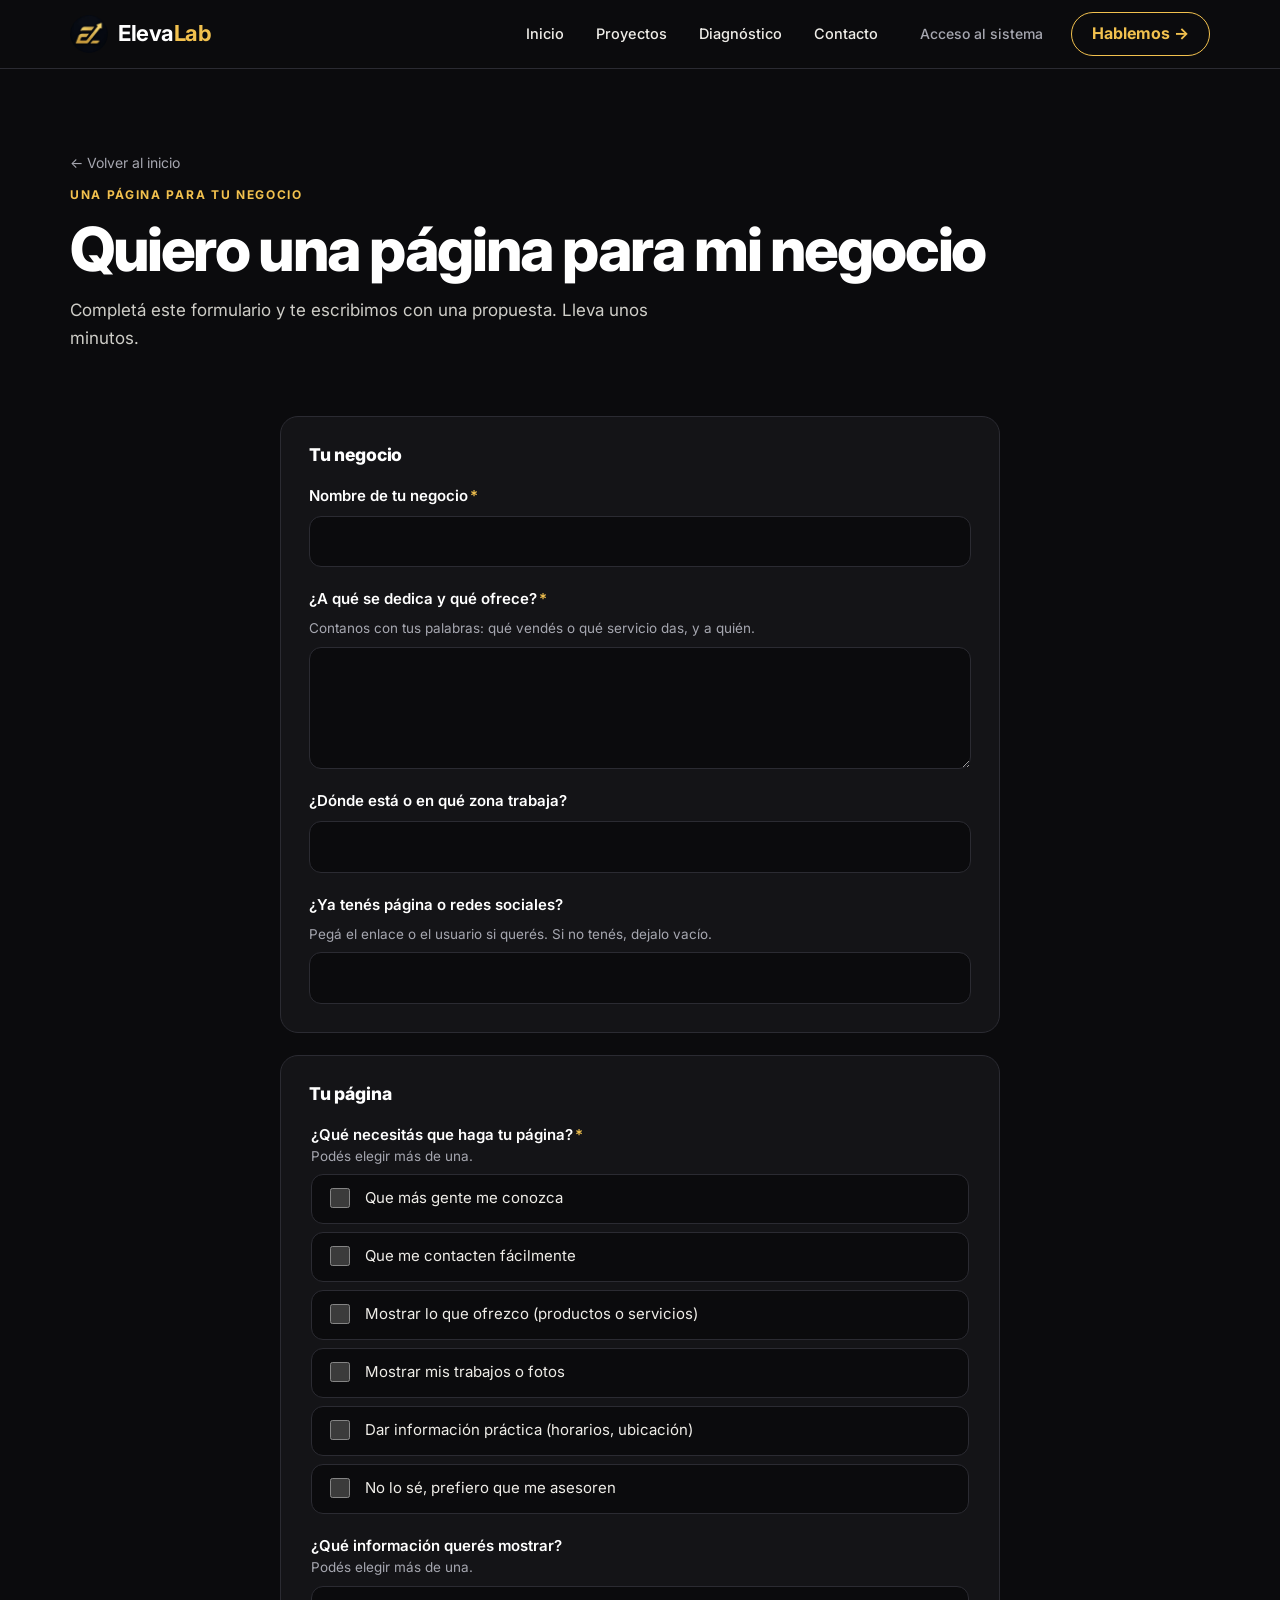
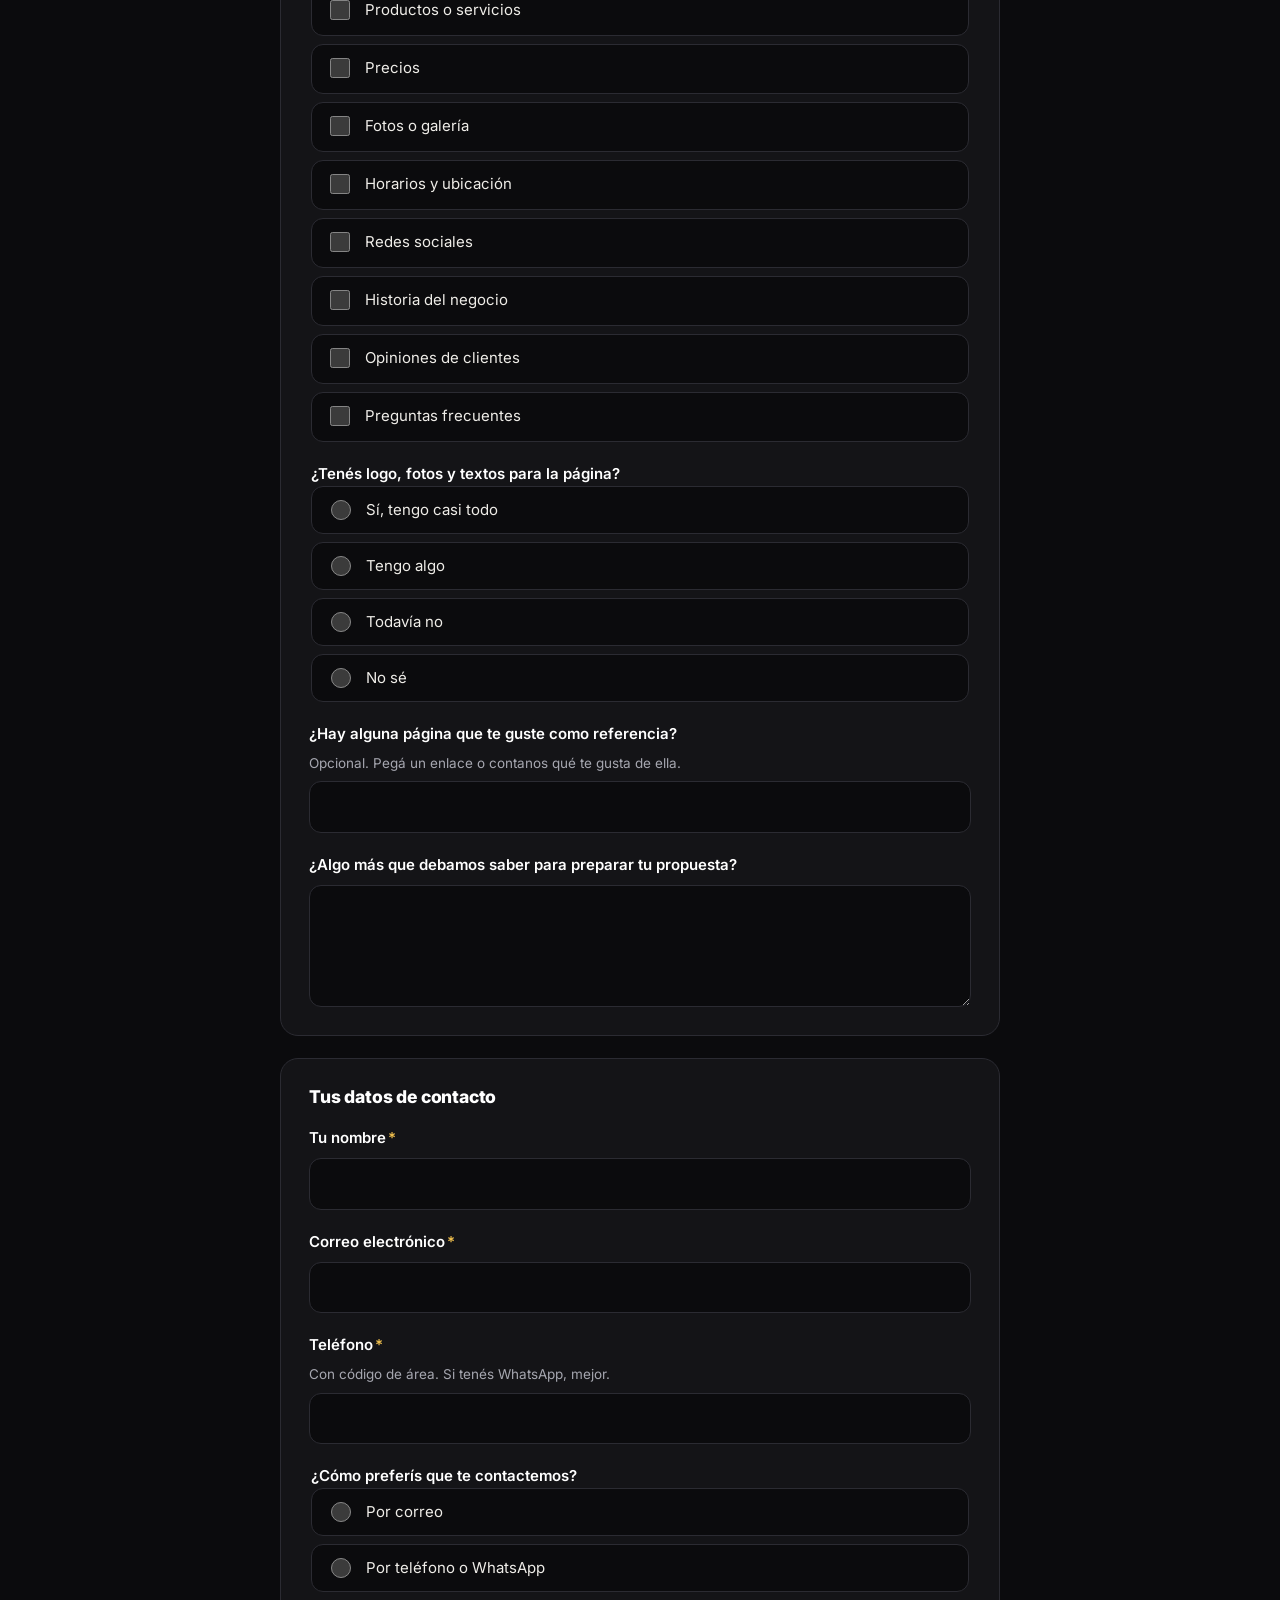
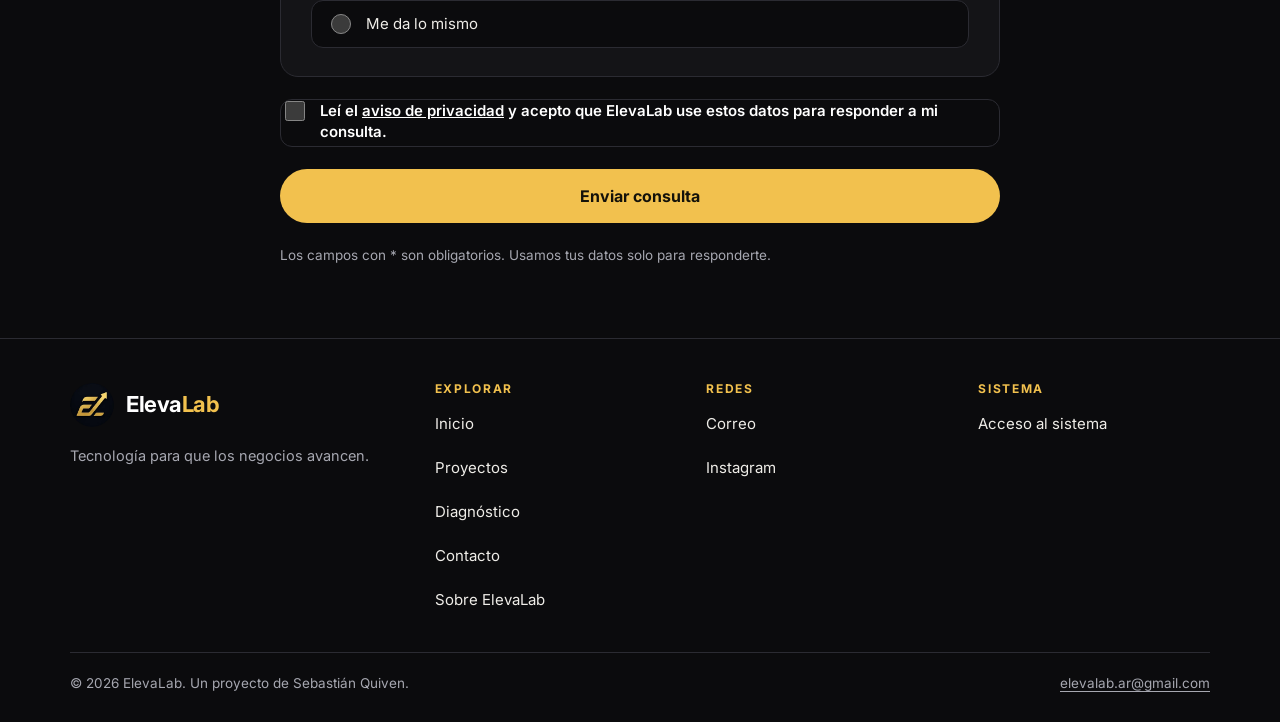
<file: quiero-una-pagina/index.html>
<!DOCTYPE html>
<html lang="es">
<head>
<meta charset="UTF-8">
<meta name="viewport" content="width=device-width, initial-scale=1.0">
<title>Quiero una página para mi negocio — ElevaLab</title>
<meta name="description" content="Contanos sobre tu negocio y qué necesitás de tu página, y te preparamos una propuesta.">
<link rel="canonical" href="https://elevalab.com.ar/quiero-una-pagina/index.html">
<meta name="theme-color" content="#0b0b0d">
<meta property="og:title" content="Quiero una página para mi negocio — ElevaLab">
<meta property="og:description" content="Contanos sobre tu negocio y qué necesitás de tu página, y te preparamos una propuesta.">
<meta property="og:type" content="website">
<meta property="og:locale" content="es_AR">
<meta property="og:url" content="https://elevalab.com.ar/quiero-una-pagina/index.html">
<meta property="og:site_name" content="ElevaLab">
<meta property="og:image" content="https://elevalab.com.ar/assets/img/og-elevalab.png">
<meta property="og:image:width" content="1200">
<meta property="og:image:height" content="630">
<meta property="og:image:alt" content="ElevaLab, presencia digital y herramientas a medida">
<meta name="twitter:card" content="summary_large_image">
<meta name="twitter:image" content="https://elevalab.com.ar/assets/img/og-elevalab.png">
<link rel="icon" type="image/png" href="../assets/img/logo-dorado-160.png">
<link rel="apple-touch-icon" href="../assets/img/logo-dorado.png">
<link rel="preconnect" href="https://fonts.googleapis.com">
<link rel="preconnect" href="https://fonts.gstatic.com" crossorigin>
<link rel="stylesheet" href="https://fonts.googleapis.com/css2?family=Inter:wght@400;500;600;700;800&display=swap">
<link rel="stylesheet" href="../assets/css/style.css">
<link rel="stylesheet" href="../assets/css/formulario.css">
</head>
<body>

<header class="nav" id="nav-sitio"></header>

<main id="contenido">

  <section class="pagina-cab">
    <a class="volver" href="../index.html">← Volver al inicio</a>
    <span class="etiqueta">Una página para tu negocio</span>
    <h1>Quiero una página para mi negocio</h1>
    <p class="lead">Completá este formulario y te escribimos con una propuesta. Lleva unos minutos.</p>
  </section>

  <section class="seccion sec-oscura form-pagina" style="padding-top:8px">
    <div class="contenedor">
      <div id="formulario" data-form="pagina">
        <p class="secundario">Cargando el formulario… Si no aparece, escribinos a <a href="mailto:elevalab.ar@gmail.com">elevalab.ar@gmail.com</a>.</p>
      </div>
    </div>
  </section>

</main>

<footer class="pie" id="pie-sitio"></footer>

<script src="../assets/js/site.js"></script>
<script src="../assets/js/consulta.js"></script>
<script>
  renderNavSitio('', '../');
  renderFooterSitio('../');
</script>
</body>
</html>
</file>
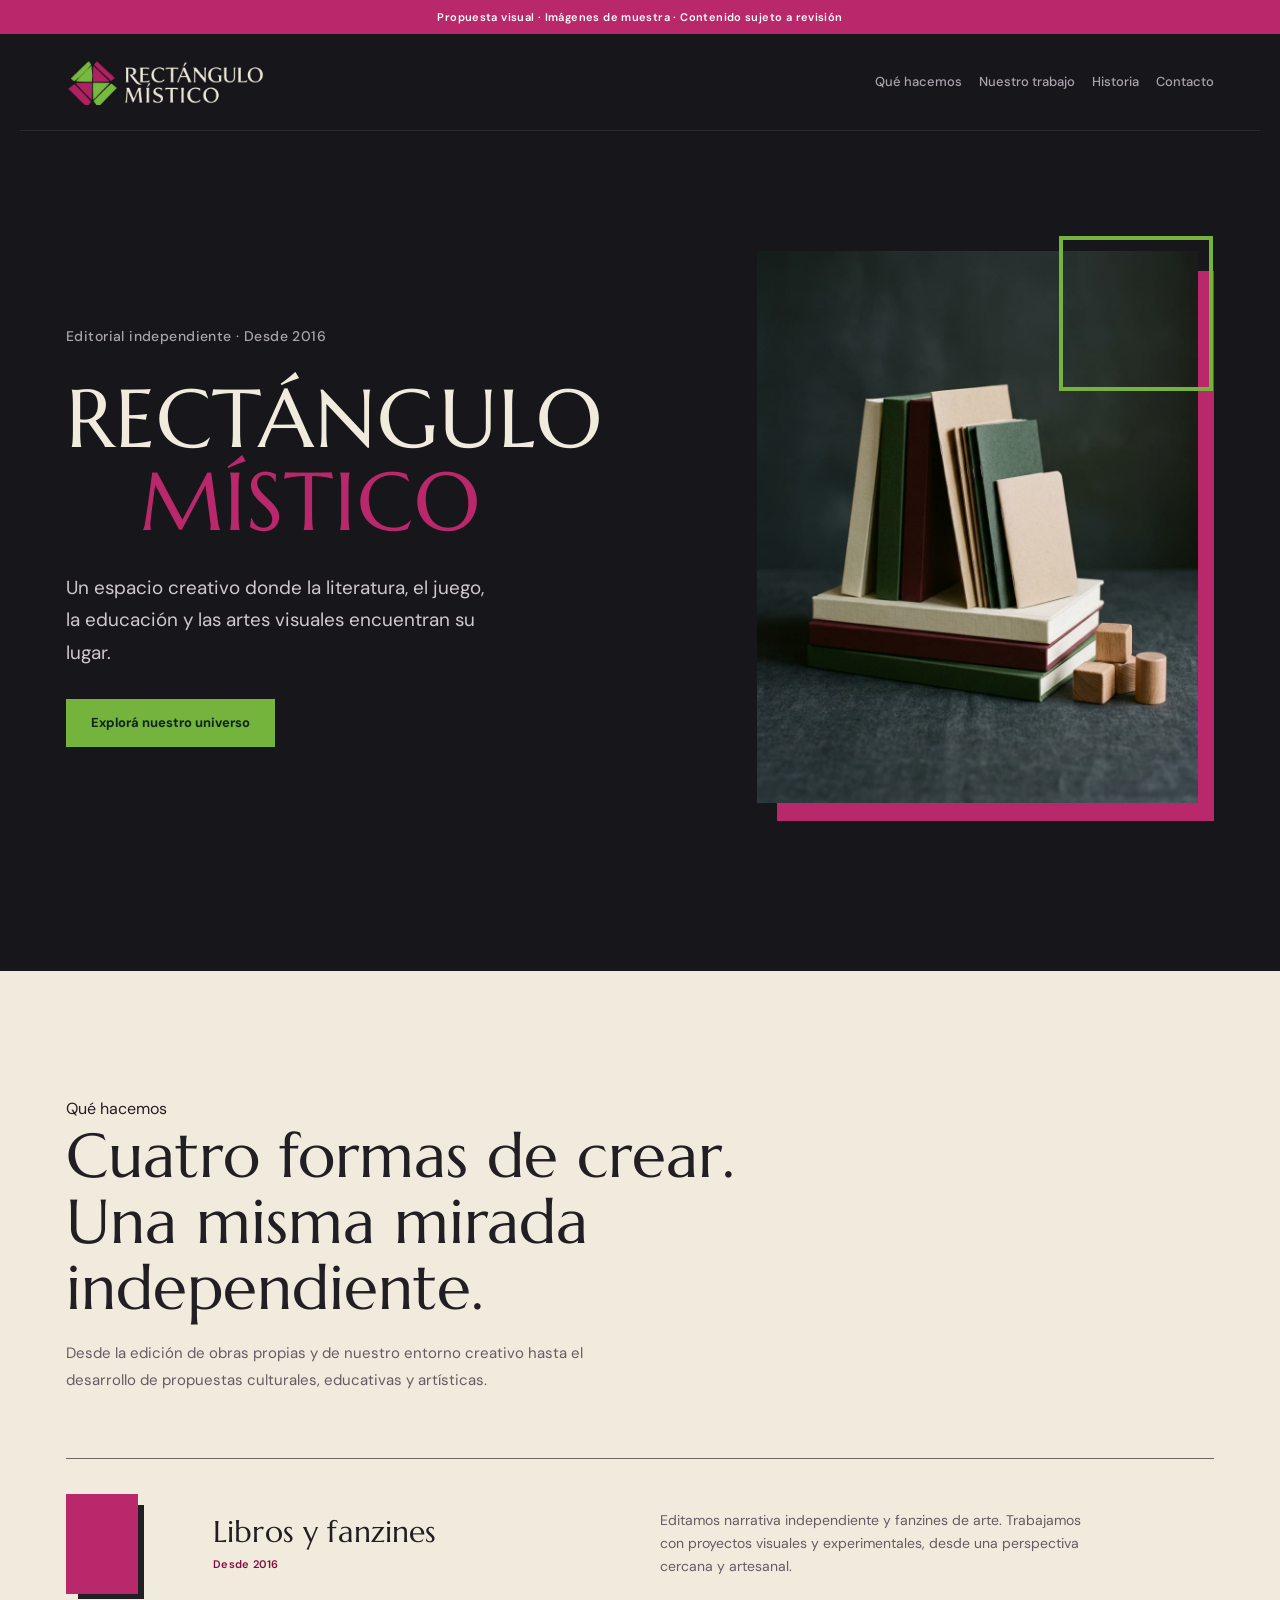
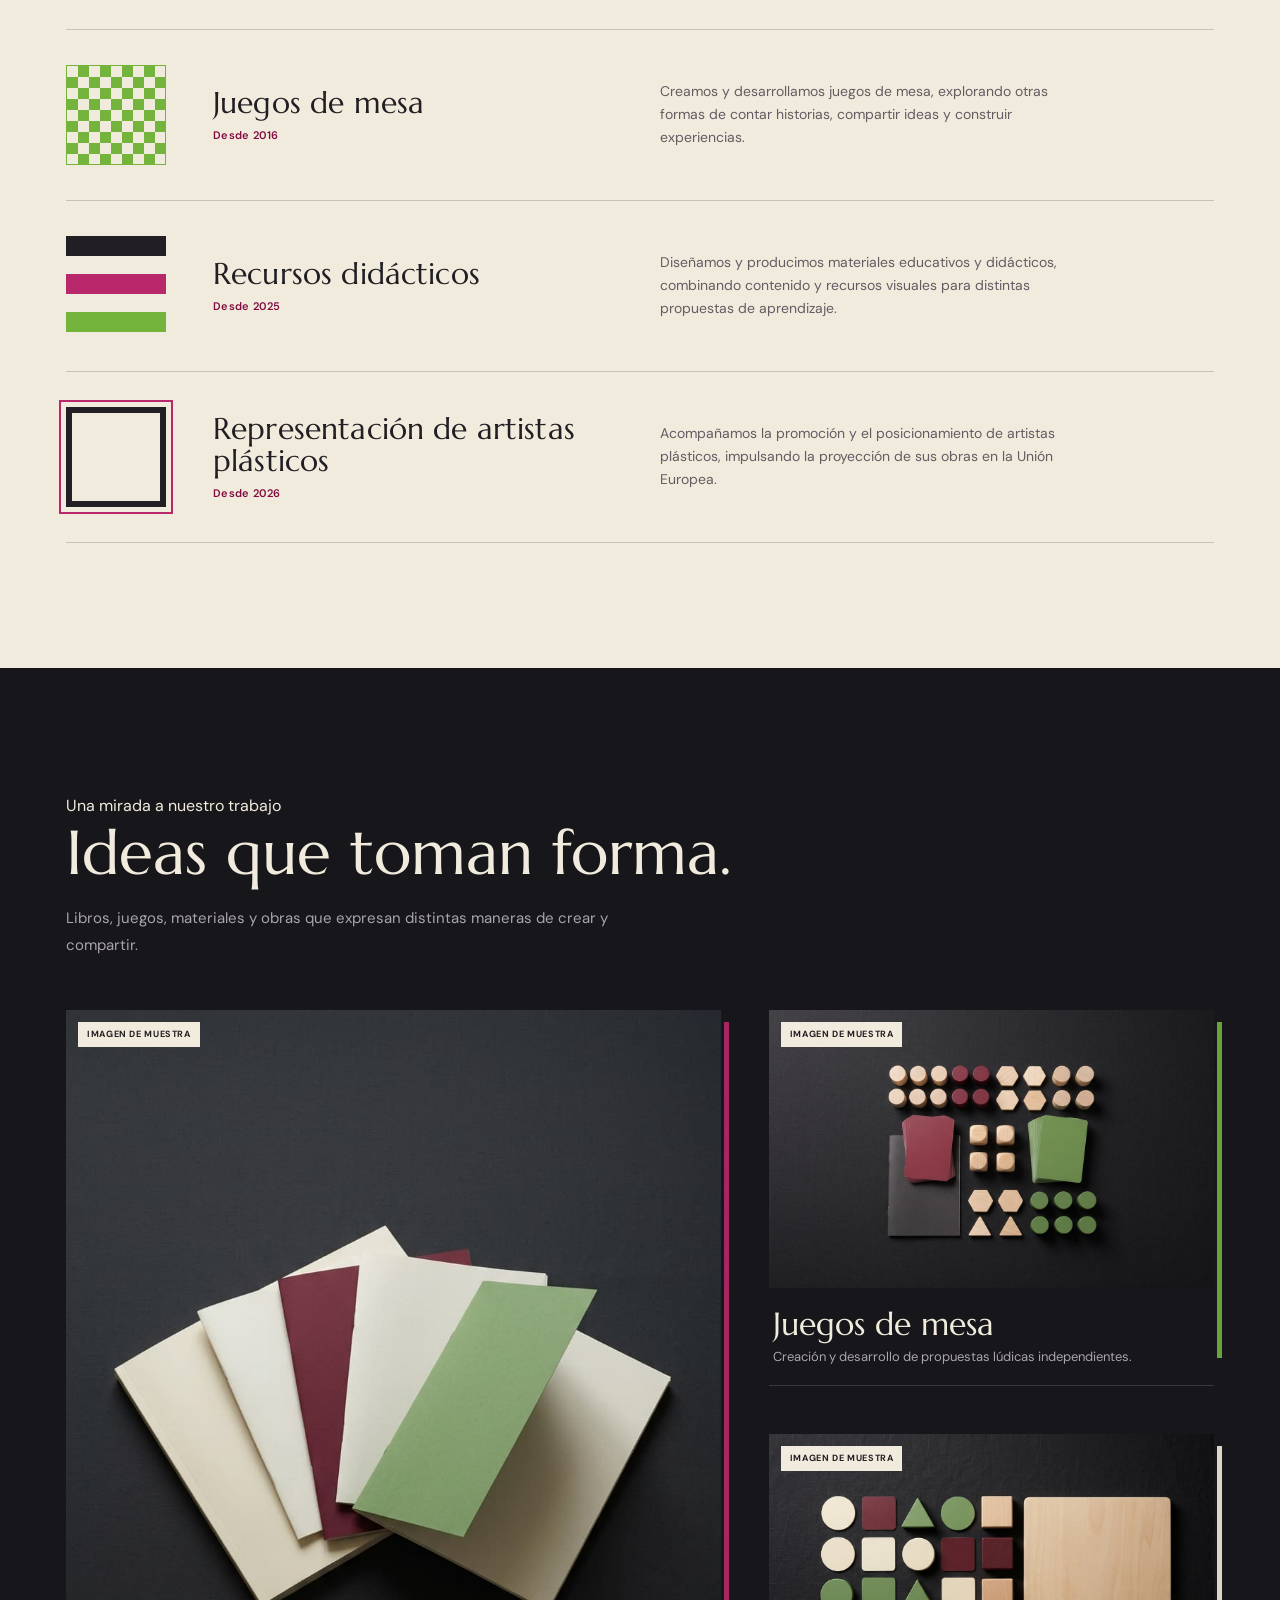
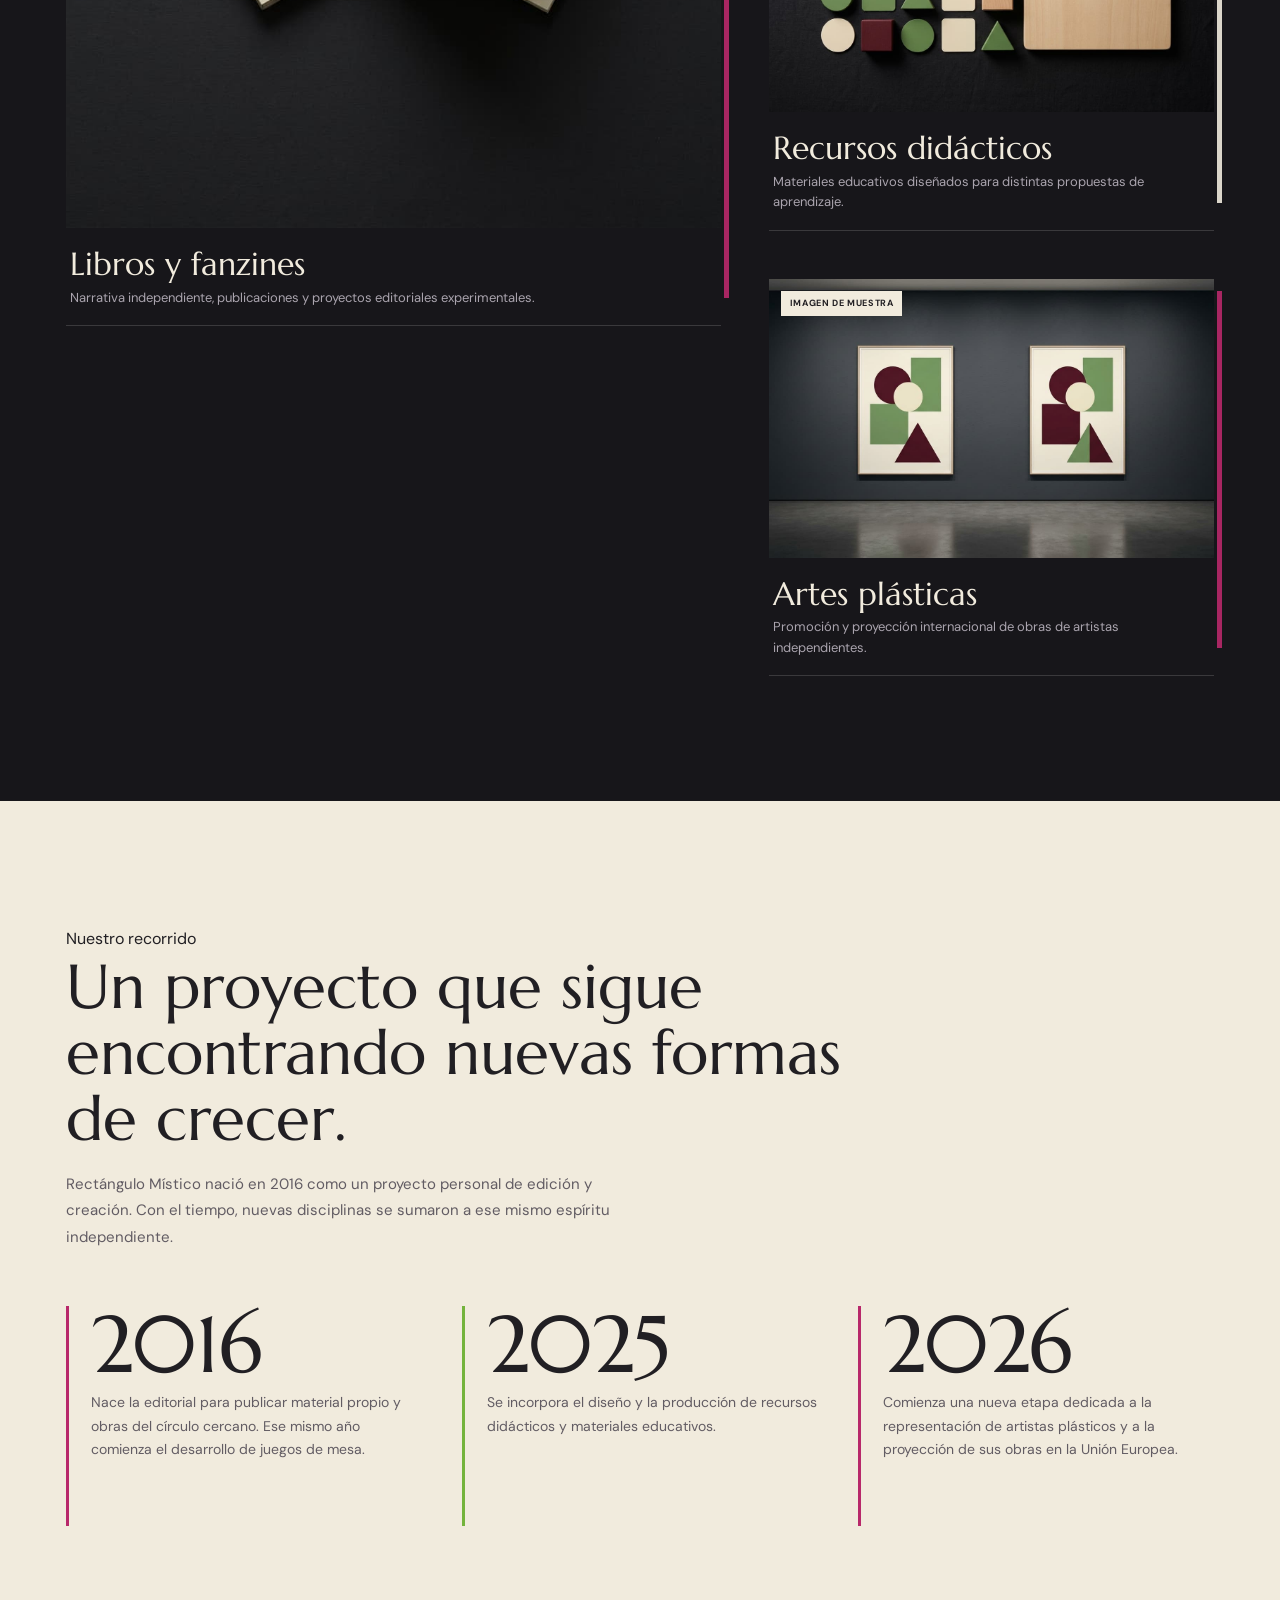
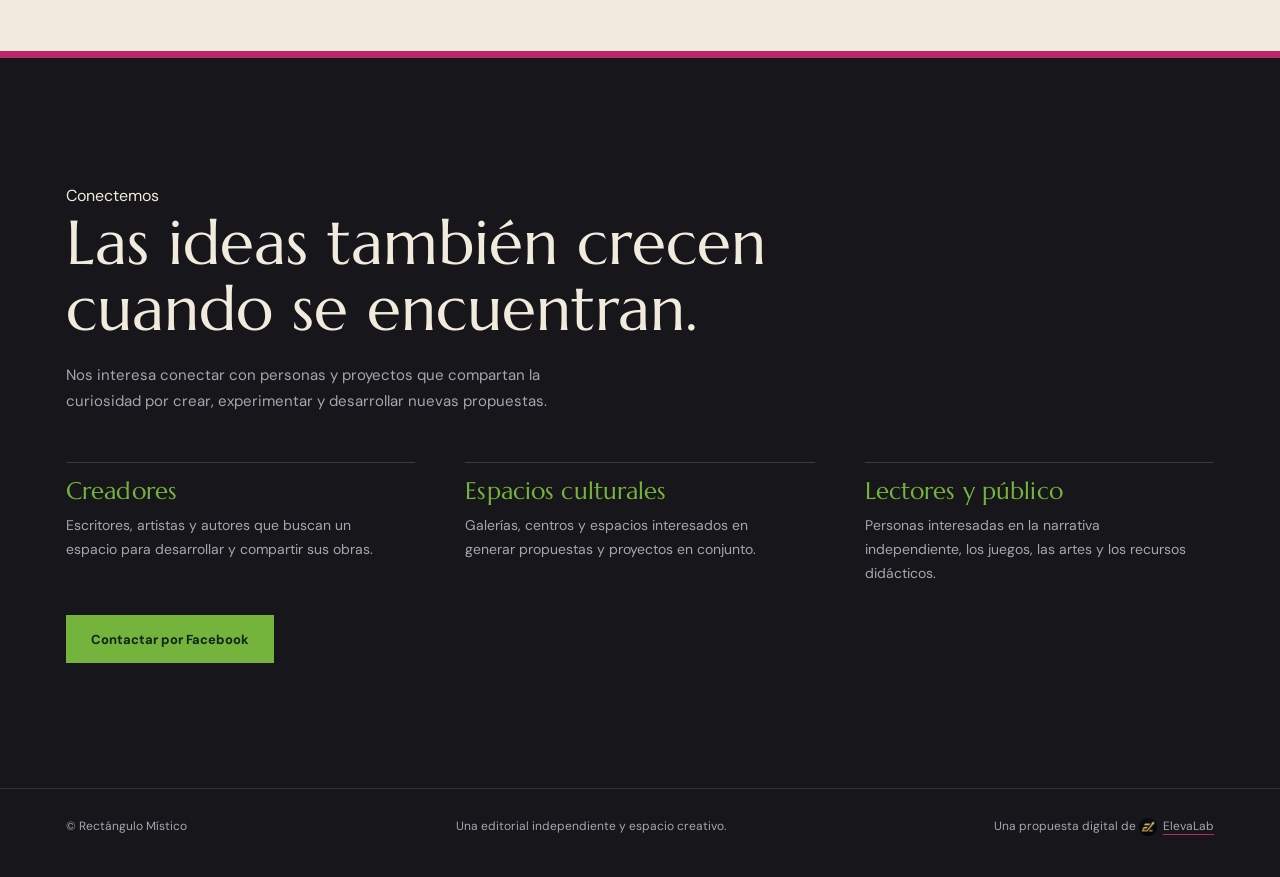
<file: rectangulo-mistico/index.html>
<!DOCTYPE html>
<html lang="es">
<head>
  <script>document.documentElement.classList.add("js");</script>
  <meta charset="UTF-8">
  <meta name="viewport" content="width=device-width, initial-scale=1.0">

  <title>Rectángulo Místico | Editorial independiente y espacio creativo</title>

  <meta
    name="description"
    content="Rectángulo Místico es una editorial independiente y espacio creativo. Desde 2016 desarrolla libros, fanzines y juegos de mesa. También diseña recursos didácticos y representa artistas plásticos."
  >

  <!-- Vista de trabajo: no indexar en buscadores.
       Esto NO impide el acceso mediante la URL. -->
  <meta name="robots" content="noindex, nofollow">

  <link
    rel="canonical"
    href="https://elevalab.com.ar/rectangulo-mistico/"
  >

  <!-- Vista previa al compartir el enlace (WhatsApp, Facebook, etc.). Propios de esta landing. -->
  <meta property="og:type" content="website">
  <meta property="og:site_name" content="Rectángulo Místico">
  <meta property="og:locale" content="es_AR">
  <meta property="og:title" content="Rectángulo Místico | Editorial independiente y espacio creativo">
  <meta property="og:description" content="Libros, fanzines y juegos de mesa desde 2016. Recursos didácticos y representación de artistas plásticos.">
  <meta property="og:url" content="https://elevalab.com.ar/rectangulo-mistico/">
  <meta property="og:image" content="https://elevalab.com.ar/rectangulo-mistico/img/og-rectangulo-mistico.png">
  <meta property="og:image:width" content="1200">
  <meta property="og:image:height" content="630">
  <meta property="og:image:alt" content="Logotipo de Rectángulo Místico sobre fondo oscuro">
  <meta name="twitter:card" content="summary_large_image">
  <meta name="twitter:title" content="Rectángulo Místico | Editorial independiente y espacio creativo">
  <meta name="twitter:description" content="Libros, fanzines y juegos de mesa desde 2016. Recursos didácticos y representación de artistas plásticos.">
  <meta name="twitter:image" content="https://elevalab.com.ar/rectangulo-mistico/img/og-rectangulo-mistico.png">

  <meta name="theme-color" content="#17161a">

  <link rel="icon" type="image/png" sizes="48x48" href="img/favicon-48.png">
  <link rel="apple-touch-icon" href="img/apple-touch-icon.png">

  <link rel="preconnect" href="https://fonts.googleapis.com">
  <link rel="preconnect" href="https://fonts.gstatic.com" crossorigin>

  <link
    href="https://fonts.googleapis.com/css2?family=DM+Sans:wght@400;500;600;700&family=Marcellus&display=swap"
    rel="stylesheet"
  >

  <link rel="stylesheet" href="estilos.css">
</head>

<body>

  <!-- Aviso de propuesta. No implica privacidad ni acceso restringido. -->
  <p class="rm-aviso">
    Propuesta visual · Imágenes de muestra · Contenido sujeto a revisión
  </p>

  <header class="rm-wrap rm-top">

    <a class="rm-marca" href="#inicio" aria-label="Rectángulo Místico, inicio">
      <img src="img/logo-completo-oscuro.png" alt="Rectángulo Místico" width="199" height="46">
    </a>

    <button class="rm-menu-btn" type="button" aria-expanded="false" aria-controls="rm-nav" aria-label="Abrir menú">
      <span></span><span></span><span></span>
    </button>

    <nav id="rm-nav" aria-label="Navegación principal">
      <a href="#hacemos">Qué hacemos</a>
      <a href="#trabajos">Nuestro trabajo</a>
      <a href="#historia">Historia</a>
      <a href="#contacto">Contacto</a>
    </nav>

  </header>

  <main id="inicio">

    <!-- PORTADA -->

    <section class="rm-hero" aria-labelledby="titulo-principal">

      <div class="rm-wrap">

        <div class="rm-hero-texto">

          <p class="rm-kicker">Editorial independiente · Desde 2016</p>

          <h1 id="titulo-principal">
            <span>Rectángulo</span>
            <span>Místico</span>
          </h1>

          <p class="rm-lead">
            Un espacio creativo donde la literatura, el juego,
            la educación y las artes visuales encuentran su lugar.
          </p>

          <a class="rm-btn" href="#trabajos">
            Explorá nuestro universo
          </a>

        </div>

        <figure class="rm-retrato">

          <img
            src="img/muestra-hero.jpg"
            alt="Imagen de muestra: pila de libros y fanzines de tapas lisas en crema, burdeos y verde, junto a piezas de madera"
            width="928"
            height="1152"
            fetchpriority="high"
          >

        </figure>

      </div>

    </section>


    <!-- QUÉ HACEMOS -->

    <section
      class="rm-claro rm-sec"
      id="hacemos"
      aria-labelledby="titulo-areas"
    >

      <div class="rm-wrap">

        <p class="rm-etiqueta">Qué hacemos</p>

        <h2 id="titulo-areas">
          Cuatro formas de crear.
          Una misma mirada independiente.
        </h2>

        <p class="rm-intro">
          Desde la edición de obras propias y de nuestro entorno
          creativo hasta el desarrollo de propuestas culturales,
          educativas y artísticas.
        </p>


        <ul class="rm-disc">

          <li>

            <span
              class="rm-forma rm-f1"
              aria-hidden="true"
            ></span>

            <div>
              <h3>
                Libros y fanzines
                <small>Desde 2016</small>
              </h3>

              <p>
                Editamos narrativa independiente y fanzines de arte.
                Trabajamos con proyectos visuales y experimentales,
                desde una perspectiva cercana y artesanal.
              </p>
            </div>

          </li>


          <li>

            <span
              class="rm-forma rm-f2"
              aria-hidden="true"
            ></span>

            <div>
              <h3>
                Juegos de mesa
                <small>Desde 2016</small>
              </h3>

              <p>
                Creamos y desarrollamos juegos de mesa,
                explorando otras formas de contar historias,
                compartir ideas y construir experiencias.
              </p>
            </div>

          </li>


          <li>

            <span
              class="rm-forma rm-f3"
              aria-hidden="true"
            ></span>

            <div>
              <h3>
                Recursos didácticos
                <small>Desde 2025</small>
              </h3>

              <p>
                Diseñamos y producimos materiales educativos
                y didácticos, combinando contenido y recursos
                visuales para distintas propuestas de aprendizaje.
              </p>
            </div>

          </li>


          <li>

            <span
              class="rm-forma rm-f4"
              aria-hidden="true"
            ></span>

            <div>
              <h3>
                Representación de artistas plásticos
                <small>Desde 2026</small>
              </h3>

              <p>
                Acompañamos la promoción y el posicionamiento
                de artistas plásticos, impulsando la proyección
                de sus obras en la Unión Europea.
              </p>
            </div>

          </li>

        </ul>

      </div>

    </section>


    <!-- TRABAJOS -->

    <section
      class="rm-oscuro rm-sec"
      id="trabajos"
      aria-labelledby="titulo-trabajos"
    >

      <div class="rm-wrap">

        <p class="rm-etiqueta">Una mirada a nuestro trabajo</p>

        <h2 id="titulo-trabajos">
          Ideas que toman forma.
        </h2>

        <p class="rm-intro">
          Libros, juegos, materiales y obras que expresan
          distintas maneras de crear y compartir.
        </p>


        <div class="rm-galeria">

          <figure>

            <img
              src="img/muestra-1.jpg"
              alt="Imagen de muestra: cinco fanzines de tapas lisas en crema, burdeos y verde, abiertos en abanico"
              width="928"
              height="1152"
              loading="lazy"
            >

            <span class="rm-muestra">Imagen de muestra</span>

            <figcaption>
              <b>Libros y fanzines</b>
              Narrativa independiente, publicaciones
              y proyectos editoriales experimentales.
            </figcaption>

          </figure>


          <figure>

            <img
              src="img/muestra-2.jpg"
              alt="Imagen de muestra: fichas de madera, dados y mazos de cartas lisas ordenados sobre una mesa oscura"
              width="1264"
              height="848"
              loading="lazy"
            >

            <span class="rm-muestra">Imagen de muestra</span>

            <figcaption>
              <b>Juegos de mesa</b>
              Creación y desarrollo de propuestas
              lúdicas independientes.
            </figcaption>

          </figure>


          <figure>

            <img
              src="img/muestra-3.jpg"
              alt="Imagen de muestra: piezas geométricas de colores y un tablero de madera sobre una superficie oscura"
              width="1264"
              height="848"
              loading="lazy"
            >

            <span class="rm-muestra">Imagen de muestra</span>

            <figcaption>
              <b>Recursos didácticos</b>
              Materiales educativos diseñados
              para distintas propuestas de aprendizaje.
            </figcaption>

          </figure>


          <figure>

            <img
              src="img/muestra-4.jpg"
              alt="Imagen de muestra: dos cuadros geométricos enmarcados en una pared oscura de galería"
              width="1264"
              height="848"
              loading="lazy"
            >

            <span class="rm-muestra">Imagen de muestra</span>

            <figcaption>
              <b>Artes plásticas</b>
              Promoción y proyección internacional
              de obras de artistas independientes.
            </figcaption>

          </figure>

        </div>

      </div>

    </section>


    <!-- HISTORIA -->

    <section
      class="rm-claro rm-sec"
      id="historia"
      aria-labelledby="titulo-historia"
    >

      <div class="rm-wrap">

        <p class="rm-etiqueta">Nuestro recorrido</p>

        <h2 id="titulo-historia">
          Un proyecto que sigue encontrando nuevas formas de crecer.
        </h2>

        <p class="rm-intro">
          Rectángulo Místico nació en 2016 como un proyecto personal
          de edición y creación. Con el tiempo, nuevas disciplinas
          se sumaron a ese mismo espíritu independiente.
        </p>


        <ol class="rm-linea">

          <li>

            <strong>2016</strong>

            <p>
              Nace la editorial para publicar material propio
              y obras del círculo cercano. Ese mismo año comienza
              el desarrollo de juegos de mesa.
            </p>

          </li>


          <li>

            <strong>2025</strong>

            <p>
              Se incorpora el diseño y la producción de
              recursos didácticos y materiales educativos.
            </p>

          </li>


          <li>

            <strong>2026</strong>

            <p>
              Comienza una nueva etapa dedicada a la representación
              de artistas plásticos y a la proyección de sus obras
              en la Unión Europea.
            </p>

          </li>

        </ol>

      </div>

    </section>


    <!-- CONTACTO -->

    <section
      class="rm-oscuro rm-sec rm-cierre"
      id="contacto"
      aria-labelledby="titulo-contacto"
    >

      <div class="rm-wrap">

        <p class="rm-etiqueta">Conectemos</p>

        <h2 id="titulo-contacto">
          Las ideas también crecen cuando se encuentran.
        </h2>

        <p class="rm-intro">
          Nos interesa conectar con personas y proyectos
          que compartan la curiosidad por crear, experimentar
          y desarrollar nuevas propuestas.
        </p>


        <div class="rm-pub">

          <div>

            <h3>Creadores</h3>

            <p>
              Escritores, artistas y autores que buscan
              un espacio para desarrollar y compartir sus obras.
            </p>

          </div>


          <div>

            <h3>Espacios culturales</h3>

            <p>
              Galerías, centros y espacios interesados
              en generar propuestas y proyectos en conjunto.
            </p>

          </div>


          <div>

            <h3>Lectores y público</h3>

            <p>
              Personas interesadas en la narrativa independiente,
              los juegos, las artes y los recursos didácticos.
            </p>

          </div>

        </div>


        <!--
          Enlace informado por la clienta en SOL-0004.
          Confirmar que corresponde a su página oficial
          antes de habilitar la publicación definitiva.
        -->

        <a
          class="rm-btn"
          href="https://www.facebook.com/share/1R762anA3Y/?mibextid=wwXIfr"
          target="_blank"
          rel="noopener noreferrer"
        >
          Contactar por Facebook
        </a>

      </div>

    </section>

  </main>


  <!-- PIE -->

  <footer class="rm-pie">

    <div class="rm-wrap">

      <span>© Rectángulo Místico</span>

      <span>
        Una editorial independiente y espacio creativo.
      </span>

      <span>
        Una propuesta digital de
        <a class="rm-pie-elevalab" href="https://elevalab.com.ar/">
          <picture>
            <source srcset="../assets/img/logo-dorado-160.webp" type="image/webp">
            <img src="../assets/img/logo-dorado-160.png" alt="" width="18" height="18" loading="lazy">
          </picture>
          ElevaLab
        </a>
      </span>

    </div>

  </footer>

  <script>
    (function () {
      var b = document.querySelector(".rm-menu-btn");
      var n = document.getElementById("rm-nav");
      if (!b || !n) return;
      function set(abierto) {
        n.classList.toggle("is-open", abierto);
        b.setAttribute("aria-expanded", abierto ? "true" : "false");
        b.setAttribute("aria-label", abierto ? "Cerrar menú" : "Abrir menú");
      }
      b.addEventListener("click", function () {
        set(b.getAttribute("aria-expanded") !== "true");
      });
      n.addEventListener("click", function (e) {
        if (e.target.tagName === "A") set(false);
      });
      document.addEventListener("keydown", function (e) {
        if (e.key === "Escape") set(false);
      });
    })();
  </script>
</body>
</html>
</file>
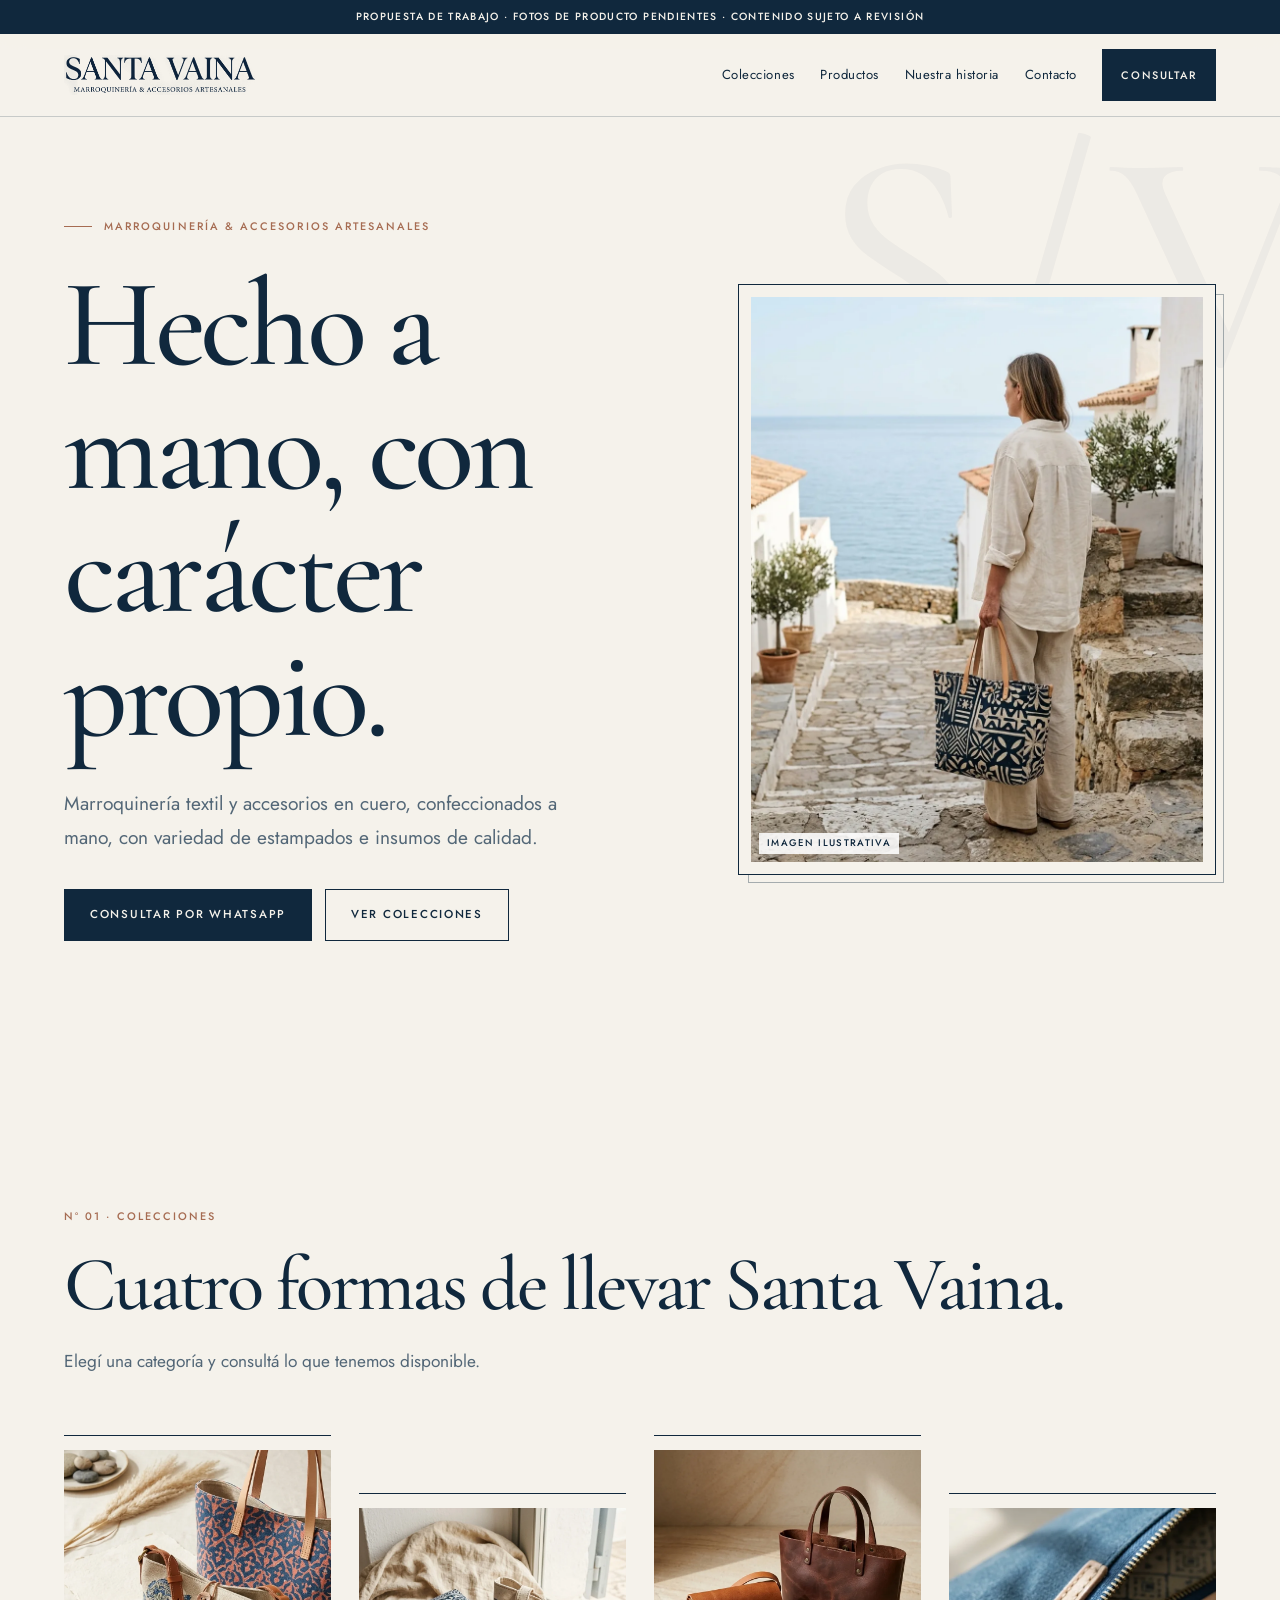
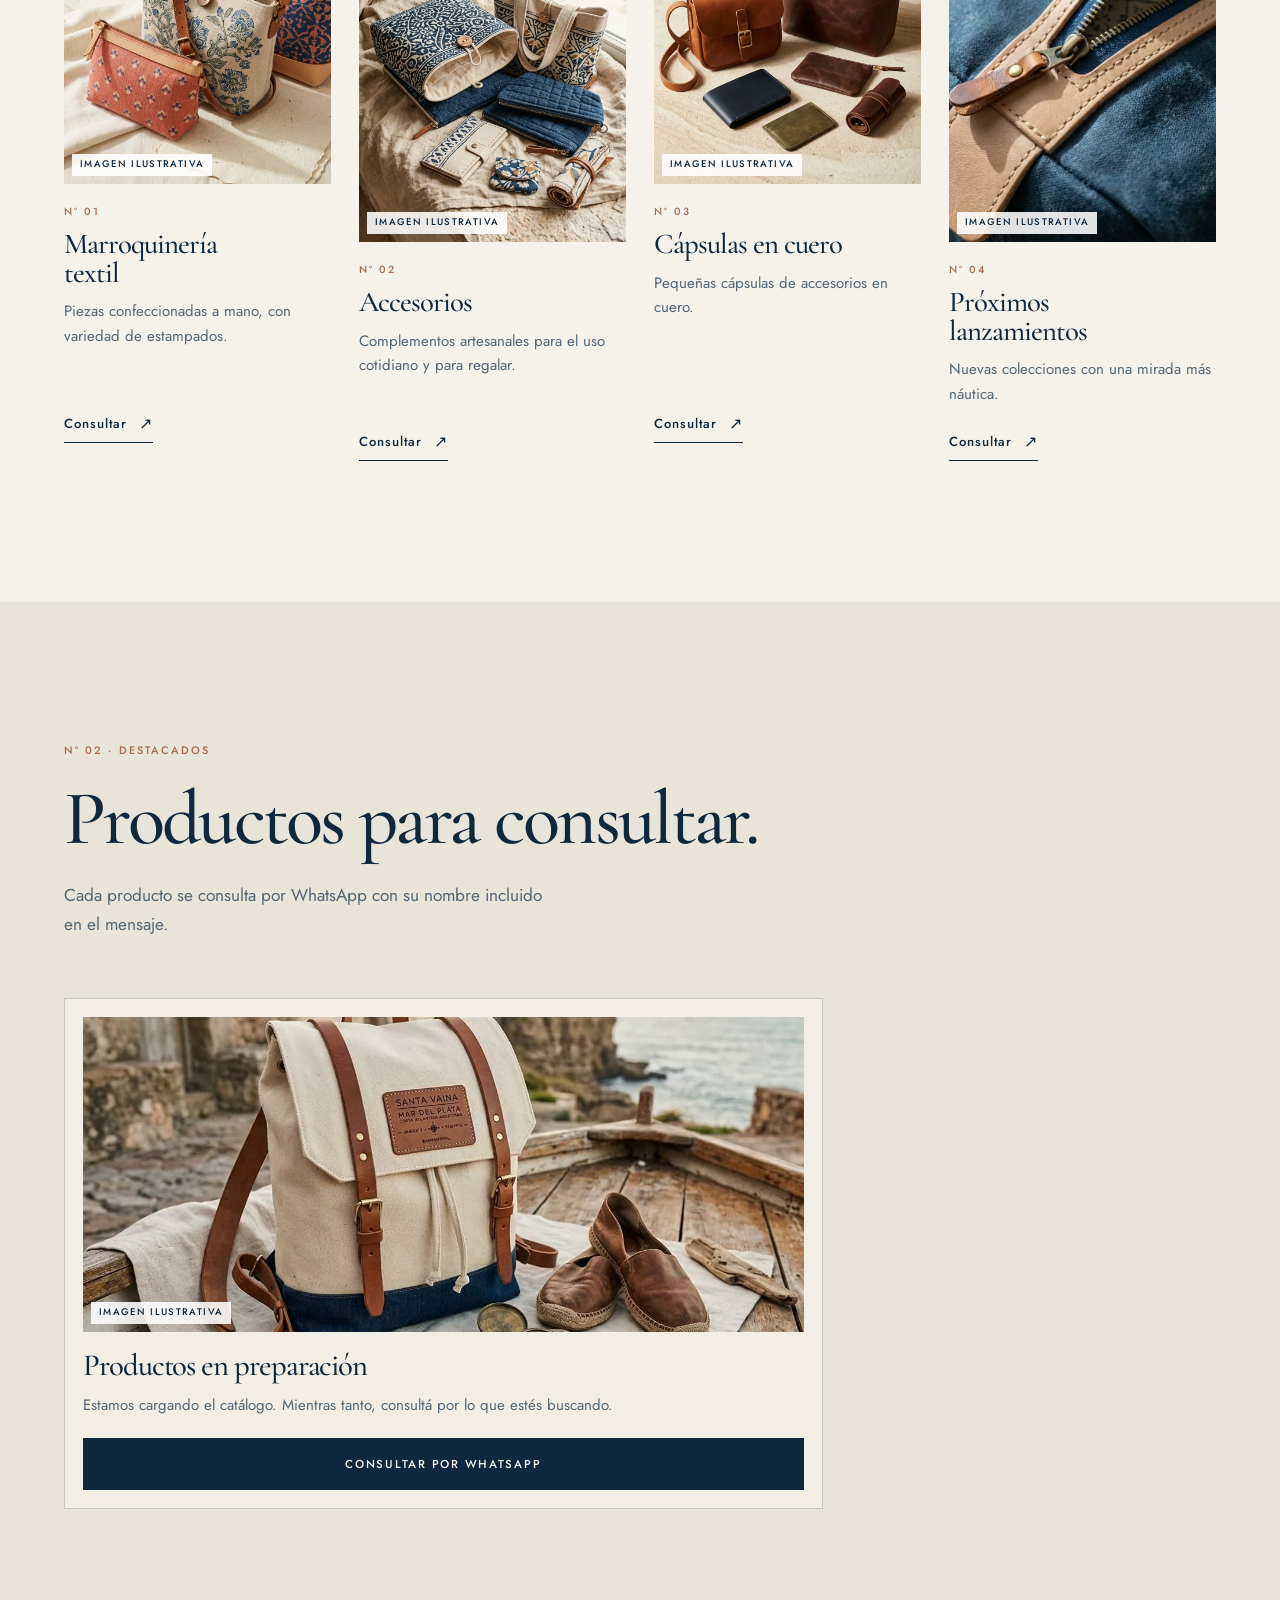
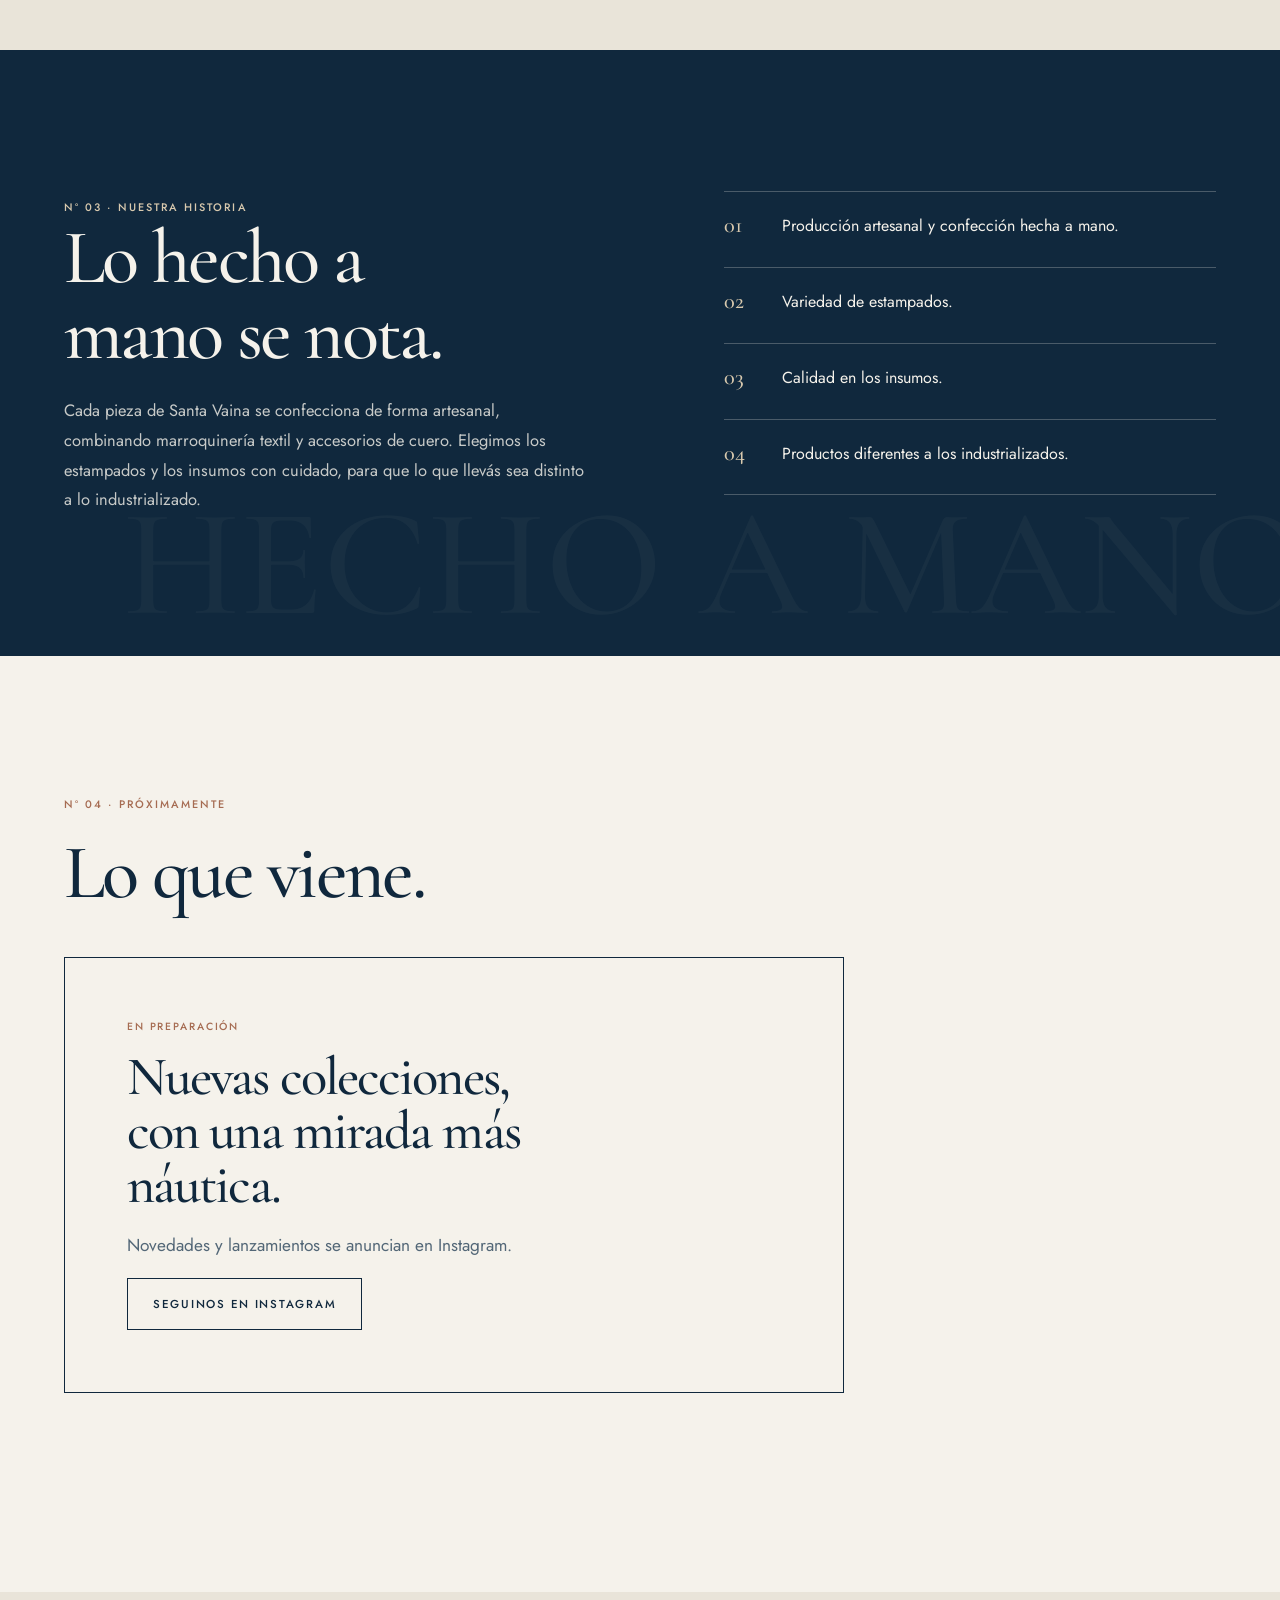
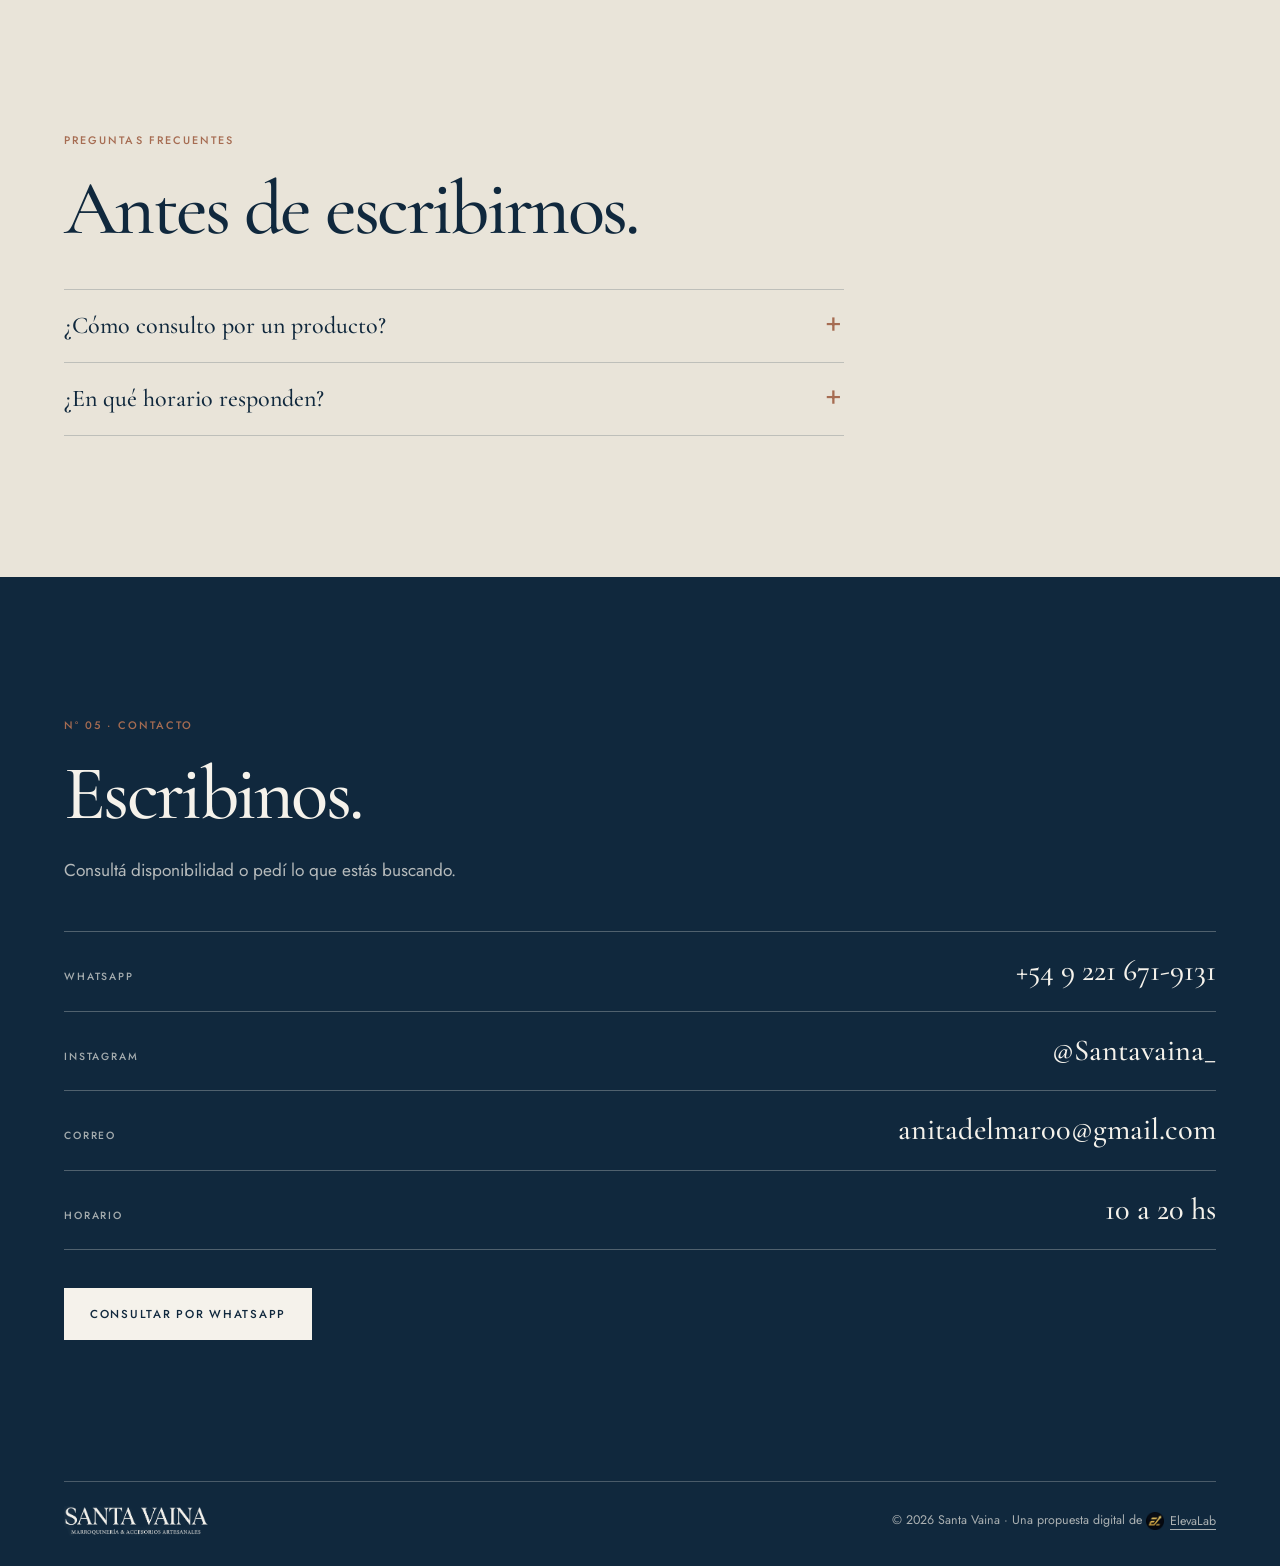
<file: santa-vaina/index.html>
<!DOCTYPE html>
<html lang="es">
<head>
  <meta charset="UTF-8">
  <meta name="viewport" content="width=device-width, initial-scale=1.0">
  <title>Santa Vaina | Marroquinería y accesorios artesanales</title>
  <meta name="description" content="Santa Vaina: marroquinería textil y accesorios en cuero, confeccionados a mano. Consultá disponibilidad por WhatsApp.">

  <!-- Vista previa de trabajo: no indexar. Quitar SOLO con autorización expresa de la clienta. -->
  <meta name="robots" content="noindex, nofollow">
  <link rel="canonical" href="https://elevalab.com.ar/santa-vaina/">

  <meta property="og:type" content="website">
  <meta property="og:site_name" content="Santa Vaina">
  <meta property="og:locale" content="es_AR">
  <meta property="og:title" content="Santa Vaina | Marroquinería y accesorios artesanales">
  <meta property="og:description" content="Marroquinería textil y accesorios en cuero, confeccionados a mano.">
  <meta property="og:url" content="https://elevalab.com.ar/santa-vaina/">
  <meta property="og:image" content="https://elevalab.com.ar/santa-vaina/img/og-santa-vaina.png">
  <meta property="og:image:width" content="1200">
  <meta property="og:image:height" content="630">
  <meta property="og:image:alt" content="Santa Vaina, Mar del Plata, costa atlántica argentina. @santavaina_">
  <meta name="twitter:card" content="summary_large_image">
  <meta name="theme-color" content="#0d233b">

  <link rel="icon" type="image/png" sizes="48x48" href="img/favicon-48.png">
  <link rel="apple-touch-icon" href="img/apple-touch-icon.png">
  <link rel="preconnect" href="https://fonts.googleapis.com">
  <link rel="preconnect" href="https://fonts.gstatic.com" crossorigin>
  <link href="https://fonts.googleapis.com/css2?family=Cormorant+Garamond:wght@500;600&family=Jost:wght@400;500;600&display=swap" rel="stylesheet">
  <link rel="stylesheet" href="estilos.css">
</head>
<body>

  <p class="aviso">Propuesta de trabajo · Fotos de producto pendientes · Contenido sujeto a revisión</p>

  <header class="top">
    <div class="wrap">
      <a class="marca" href="#inicio" aria-label="Santa Vaina, inicio">
        <img src="img/logo-completo.png" alt="Santa Vaina" width="162" height="34">
      </a>
      <button class="menu-btn" type="button" aria-expanded="false" aria-controls="nav" aria-label="Abrir menú"><span></span><span></span><span></span></button>
      <nav id="nav" aria-label="Principal">
        <a href="#colecciones">Colecciones</a>
        <a href="#productos">Productos</a>
        <a href="#historia">Nuestra historia</a>
        <a href="#contacto">Contacto</a>
        <a class="btn" href="#" data-wa="Hola Santa Vaina! Quisiera hacer una consulta." target="_blank" rel="noopener">Consultar</a>
      </nav>
    </div>
  </header>

  <main id="inicio">

    <section class="hero" aria-labelledby="t-hero">
      <div class="wrap">
        <div>
          <span class="kicker">Marroquinería &amp; accesorios artesanales</span>
          <h1 id="t-hero">Hecho a mano, con carácter propio.</h1>
          <p class="lead">Marroquinería textil y accesorios en cuero, confeccionados a mano, con variedad de estampados e insumos de calidad.</p>
          <div class="acciones">
            <a class="btn" href="#" data-wa="Hola Santa Vaina! Quisiera consultar por sus productos." target="_blank" rel="noopener">Consultar por WhatsApp</a>
            <a class="btn contorno" href="#colecciones">Ver colecciones</a>
          </div>
        </div>
        <div class="marco" id="hero-foto"></div>
      </div>
    </section>

    <section class="sec" id="colecciones" aria-labelledby="t-col">
      <div class="wrap">
        <span class="num">Nº 01 · Colecciones</span>
        <h2 id="t-col">Cuatro formas de llevar Santa Vaina.</h2>
        <p class="intro">Elegí una categoría y consultá lo que tenemos disponible.</p>
        <ul class="cols" id="lista-colecciones"></ul>
      </div>
    </section>

    <section class="sec" id="productos" aria-labelledby="t-prod" style="background:var(--papel-2)">
      <div class="wrap">
        <span class="num">Nº 02 · Destacados</span>
        <h2 id="t-prod">Productos para consultar.</h2>
        <p class="intro">Cada producto se consulta por WhatsApp con su nombre incluido en el mensaje.</p>
        <ul class="prods" id="lista-productos"></ul>
      </div>
    </section>

    <section class="sec oscuro historia" id="historia" aria-labelledby="t-hist">
      <div class="wrap">
        <div>
          <span class="num">Nº 03 · Nuestra historia</span>
          <h2 id="t-hist">Lo hecho a mano se nota.</h2>
          <p>Cada pieza de Santa Vaina se confecciona de forma artesanal, combinando marroquinería textil y accesorios de cuero. Elegimos los estampados y los insumos con cuidado, para que lo que llevás sea distinto a lo industrializado.</p>
        </div>
        <ul class="dif">
          <li>Producción artesanal y confección hecha a mano.</li>
          <li>Variedad de estampados.</li>
          <li>Calidad en los insumos.</li>
          <li>Productos diferentes a los industrializados.</li>
        </ul>
      </div>
    </section>

    <section class="sec" id="proximamente" aria-labelledby="t-nov">
      <div class="wrap">
        <span class="num">Nº 04 · Próximamente</span>
        <h2 id="t-nov">Lo que viene.</h2>
        <div class="pend-nov" id="novedades-vacio">
          <h3>Nuevas colecciones, con una mirada más náutica.</h3>
          <p class="intro" style="margin:0">Novedades y lanzamientos se anuncian en Instagram.</p>
          <a class="btn contorno" style="justify-self:start" href="#" data-ig target="_blank" rel="noopener">Seguinos en Instagram</a>
        </div>
        <ul class="novs" id="lista-novedades"></ul>
      </div>
    </section>

    <section class="sec" id="opiniones" aria-labelledby="t-op" hidden>
      <div class="wrap">
        <span class="num">Opiniones</span>
        <h2 id="t-op">Lo que dicen quienes los eligieron.</h2>
        <div id="lista-opiniones"></div>
      </div>
    </section>

    <section class="sec" id="preguntas" aria-labelledby="t-faq" style="background:var(--papel-2)" hidden>
      <div class="wrap">
        <span class="num">Preguntas frecuentes</span>
        <h2 id="t-faq">Antes de escribirnos.</h2>
        <div id="lista-preguntas"></div>
      </div>
    </section>

    <section class="sec oscuro" id="contacto" aria-labelledby="t-con">
      <div class="wrap">
        <span class="num">Nº 05 · Contacto</span>
        <h2 id="t-con">Escribinos.</h2>
        <p class="intro">Consultá disponibilidad o pedí lo que estás buscando.</p>
        <ul class="canales">
          <li><a href="#" data-wa="Hola Santa Vaina! Quisiera hacer una consulta." target="_blank" rel="noopener"><b>WhatsApp</b><span data-t="wa"></span></a></li>
          <li><a href="#" data-ig target="_blank" rel="noopener"><b>Instagram</b><span data-t="ig"></span></a></li>
          <li><a href="#" data-mail><b>Correo</b><span data-t="correo"></span></a></li>
          <li><div class="fila"><b>Horario</b><span data-t="horario"></span></div></li>
        </ul>
        <a class="btn" href="#" data-wa="Hola Santa Vaina! Quisiera hacer una consulta." target="_blank" rel="noopener">Consultar por WhatsApp</a>
      </div>
    </section>

  </main>

  <footer class="pie">
    <div class="wrap">
      <img src="img/logo-completo-claro.png" alt="Santa Vaina" width="125" height="26">
      <span>© <span id="anio"></span> Santa Vaina · Una propuesta digital de
        <a href="https://elevalab.com.ar/" style="display:inline-flex;align-items:center;gap:6px;vertical-align:middle;text-underline-offset:4px">
          <picture>
            <source srcset="../assets/img/logo-dorado-160.webp" type="image/webp">
            <img src="../assets/img/logo-dorado-160.png" alt="" width="18" height="18" loading="lazy" style="width:18px;height:18px;display:block;border-radius:4px">
          </picture>
          ElevaLab
        </a>
      </span>
    </div>
  </footer>

  <script src="datos.js"></script>
  <script src="app.js"></script>
</body>
</html>
</file>
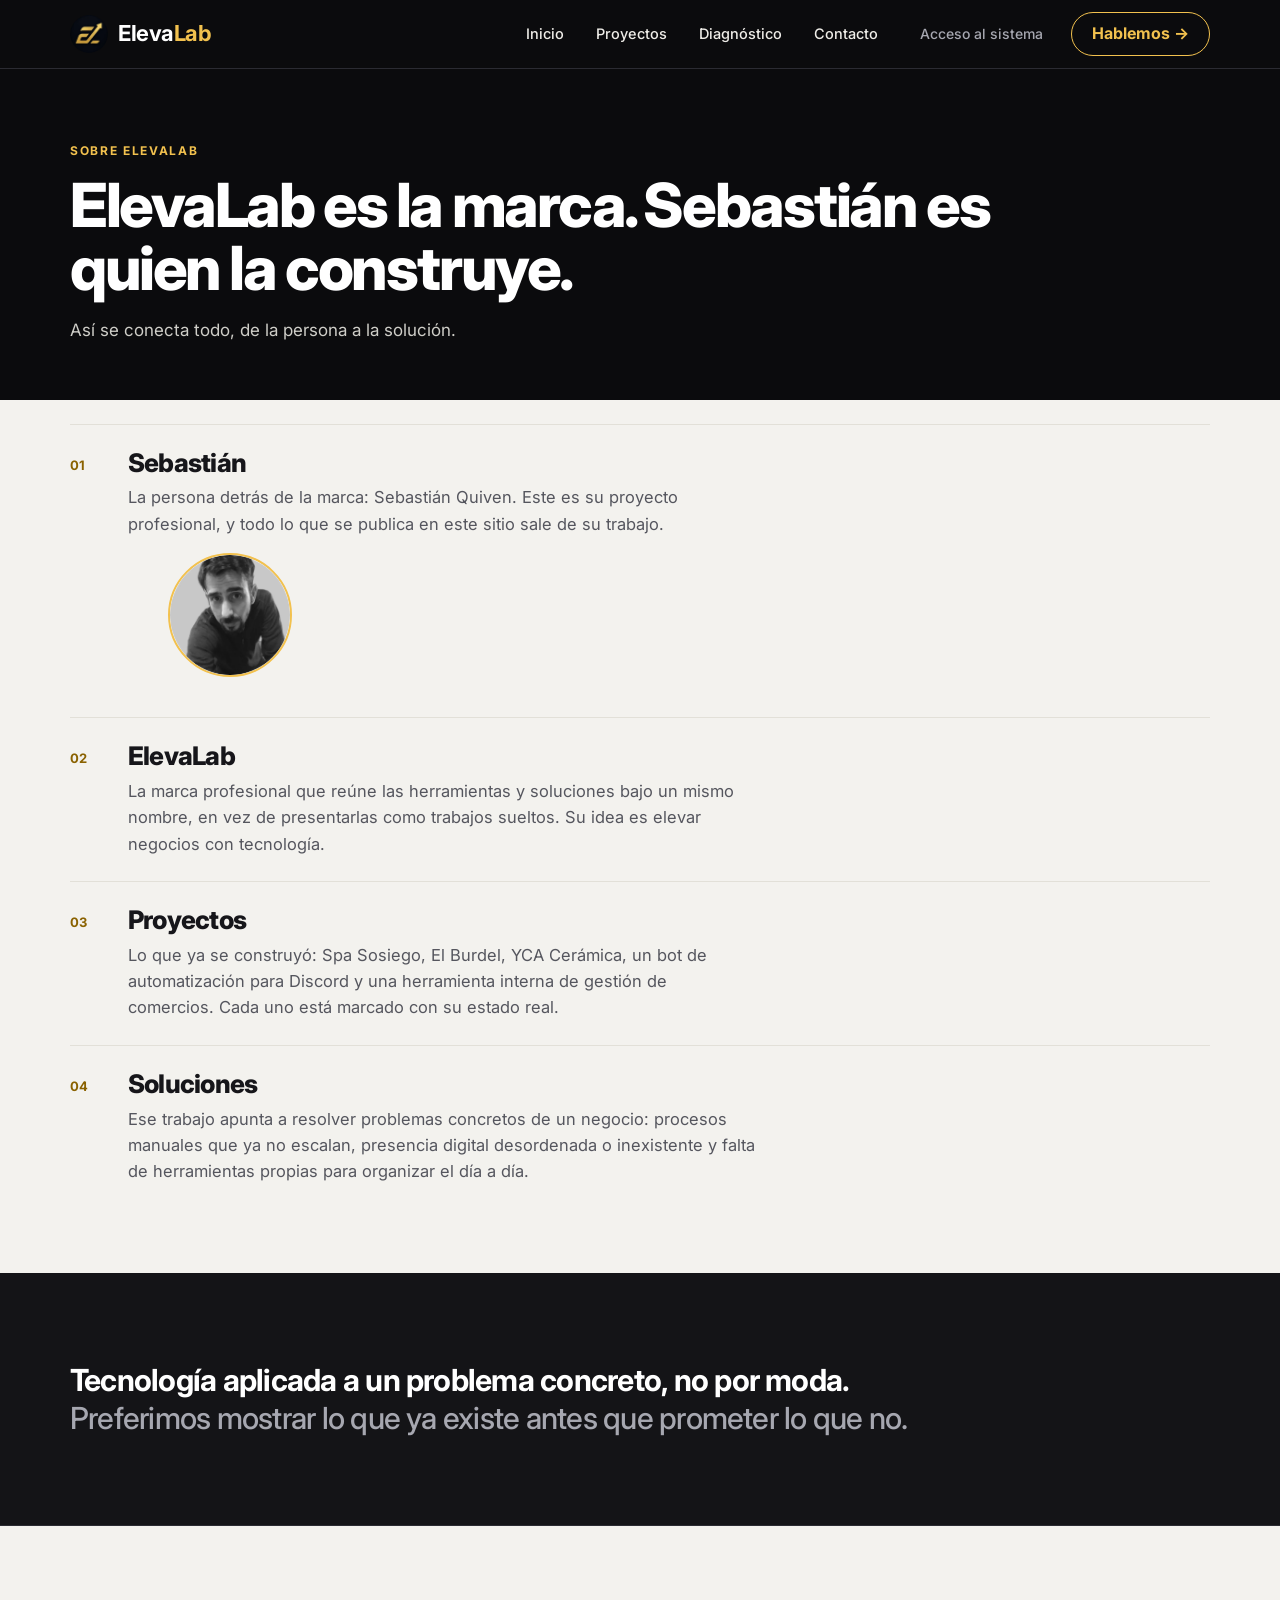
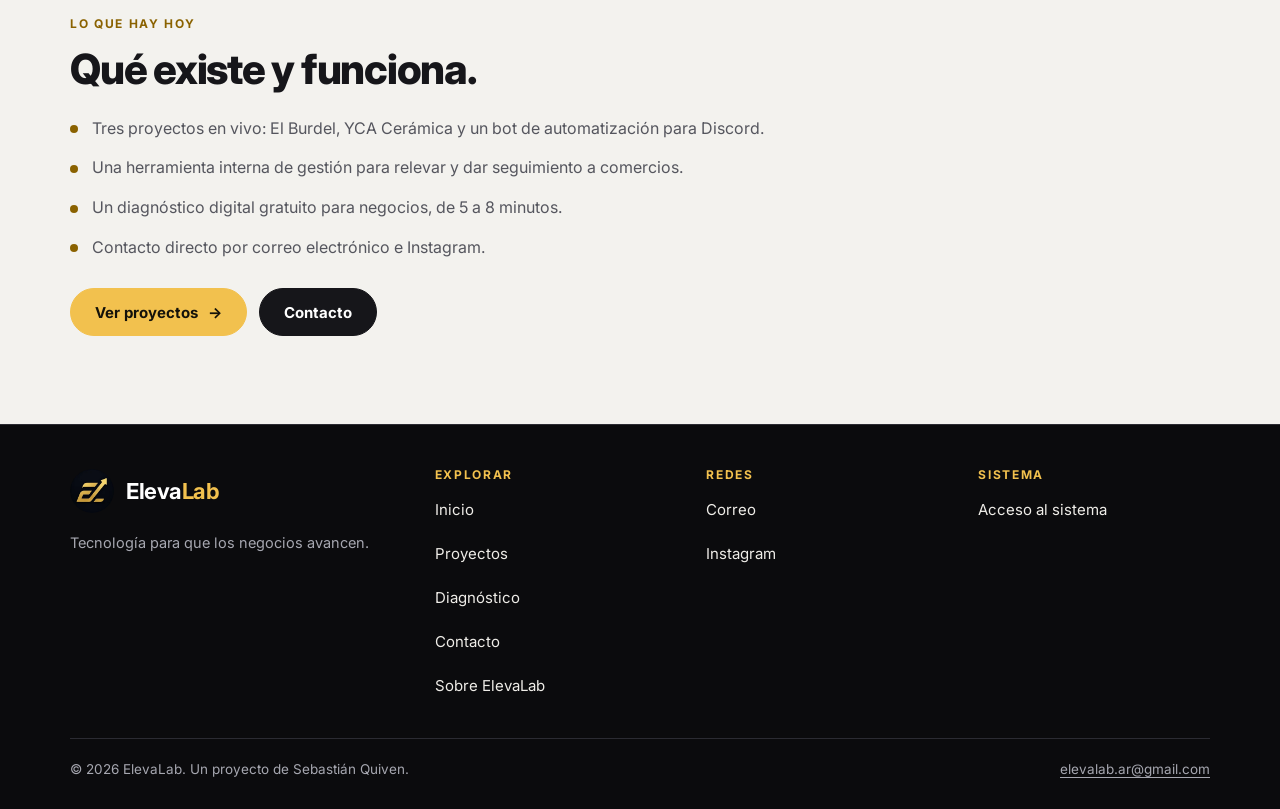
<file: sobre/index.html>
<!DOCTYPE html>
<html lang="es">
<head>
<meta charset="UTF-8">
<meta name="viewport" content="width=device-width, initial-scale=1.0">
<title>Sobre ElevaLab — Sebastián Quiven y sus proyectos</title>
<meta name="description" content="ElevaLab es la marca profesional de Sebastián Quiven: reúne proyectos, herramientas y soluciones tecnológicas para negocios.">
<link rel="canonical" href="https://elevalab.com.ar/sobre/index.html">
<meta name="theme-color" content="#0b0b0d">
<meta property="og:title" content="Sobre ElevaLab — Sebastián Quiven y sus proyectos">
<meta property="og:description" content="ElevaLab es la marca profesional de Sebastián Quiven: reúne proyectos, herramientas y soluciones tecnológicas para negocios.">
<meta property="og:type" content="website">
<meta property="og:locale" content="es_AR">
<meta property="og:url" content="https://elevalab.com.ar/sobre/index.html">
<meta property="og:site_name" content="ElevaLab">
<meta property="og:image" content="https://elevalab.com.ar/assets/img/og-elevalab.png">
<meta property="og:image:width" content="1200">
<meta property="og:image:height" content="630">
<meta property="og:image:alt" content="ElevaLab, presencia digital y herramientas a medida">
<meta name="twitter:card" content="summary_large_image">
<meta name="twitter:image" content="https://elevalab.com.ar/assets/img/og-elevalab.png">
<link rel="icon" type="image/png" href="../assets/img/logo-dorado-160.png">
<link rel="apple-touch-icon" href="../assets/img/logo-dorado.png">
<link rel="preconnect" href="https://fonts.googleapis.com">
<link rel="preconnect" href="https://fonts.gstatic.com" crossorigin>
<link rel="stylesheet" href="https://fonts.googleapis.com/css2?family=Inter:wght@400;500;600;700;800&display=swap">
<link rel="stylesheet" href="../assets/css/style.css">
</head>
<body>

<header class="nav" id="nav-sitio"></header>

<main id="contenido">

  <section class="pagina-cab">
    <span class="etiqueta">Sobre ElevaLab</span>
    <h1>ElevaLab es la marca. Sebastián es quien la construye.</h1>
    <p class="lead">Así se conecta todo, de la persona a la solución.</p>
  </section>

  <section class="sec-claro" style="padding:24px 0 64px">
    <div class="contenedor">
      <ol class="cadena">
        <li>
          <span class="n">01</span>
          <div>
            <h2>Sebastián</h2>
            <p>La persona detrás de la marca: Sebastián Quiven. Este es su proyecto profesional, y todo lo que se publica en este sitio sale de su trabajo.</p>
            <figure class="persona-foto" style="margin-top:16px"><picture><source srcset="../assets/img/profile-pic-520.webp" type="image/webp"><img src="../assets/img/profile-pic.png" alt="Retrato en blanco y negro de Sebastián Quiven" width="612" height="612" loading="lazy" decoding="async"></picture></figure>
          </div>
        </li>
        <li>
          <span class="n">02</span>
          <div>
            <h2>ElevaLab</h2>
            <p>La marca profesional que reúne las herramientas y soluciones bajo un mismo nombre, en vez de presentarlas como trabajos sueltos. Su idea es elevar negocios con tecnología.</p>
          </div>
        </li>
        <li>
          <span class="n">03</span>
          <div>
            <h2>Proyectos</h2>
            <p>Lo que ya se construyó: Spa Sosiego, El Burdel, YCA Cerámica, un bot de automatización para Discord y una herramienta interna de gestión de comercios. Cada uno está marcado con su estado real.</p>
          </div>
        </li>
        <li>
          <span class="n">04</span>
          <div>
            <h2>Soluciones</h2>
            <p>Ese trabajo apunta a resolver problemas concretos de un negocio: procesos manuales que ya no escalan, presencia digital desordenada o inexistente y falta de herramientas propias para organizar el día a día.</p>
          </div>
        </li>
      </ol>
    </div>
  </section>

  <section class="seccion sec-oscura sec-carbon">
    <div class="contenedor">
      <p class="frase-final">Tecnología aplicada a un problema concreto, no por moda. <span>Preferimos mostrar lo que ya existe antes que prometer lo que no.</span></p>
    </div>
  </section>

  <section class="seccion sec-claro">
    <div class="contenedor">
      <span class="etiqueta">Lo que hay hoy</span>
      <h2>Qué existe y funciona.</h2>
      <ul class="hecho-lista">
        <li>Tres proyectos en vivo: El Burdel, YCA Cerámica y un bot de automatización para Discord.</li>
        <li>Una herramienta interna de gestión para relevar y dar seguimiento a comercios.</li>
        <li>Un diagnóstico digital gratuito para negocios, de 5 a 8 minutos.</li>
        <li>Contacto directo por correo electrónico e Instagram.</li>
      </ul>
      <div class="botones">
        <a class="btn btn-oro" href="../proyectos/index.html">Ver proyectos <span class="flecha" aria-hidden="true">→</span></a>
        <a class="btn btn-oscuro" href="../contacto/index.html">Contacto</a>
      </div>
    </div>
  </section>

</main>

<footer class="pie" id="pie-sitio"></footer>

<script src="../assets/js/site.js"></script>
<script>
  renderNavSitio('sobre', '../');
  renderFooterSitio('../');
</script>
</body>
</html>
</file>
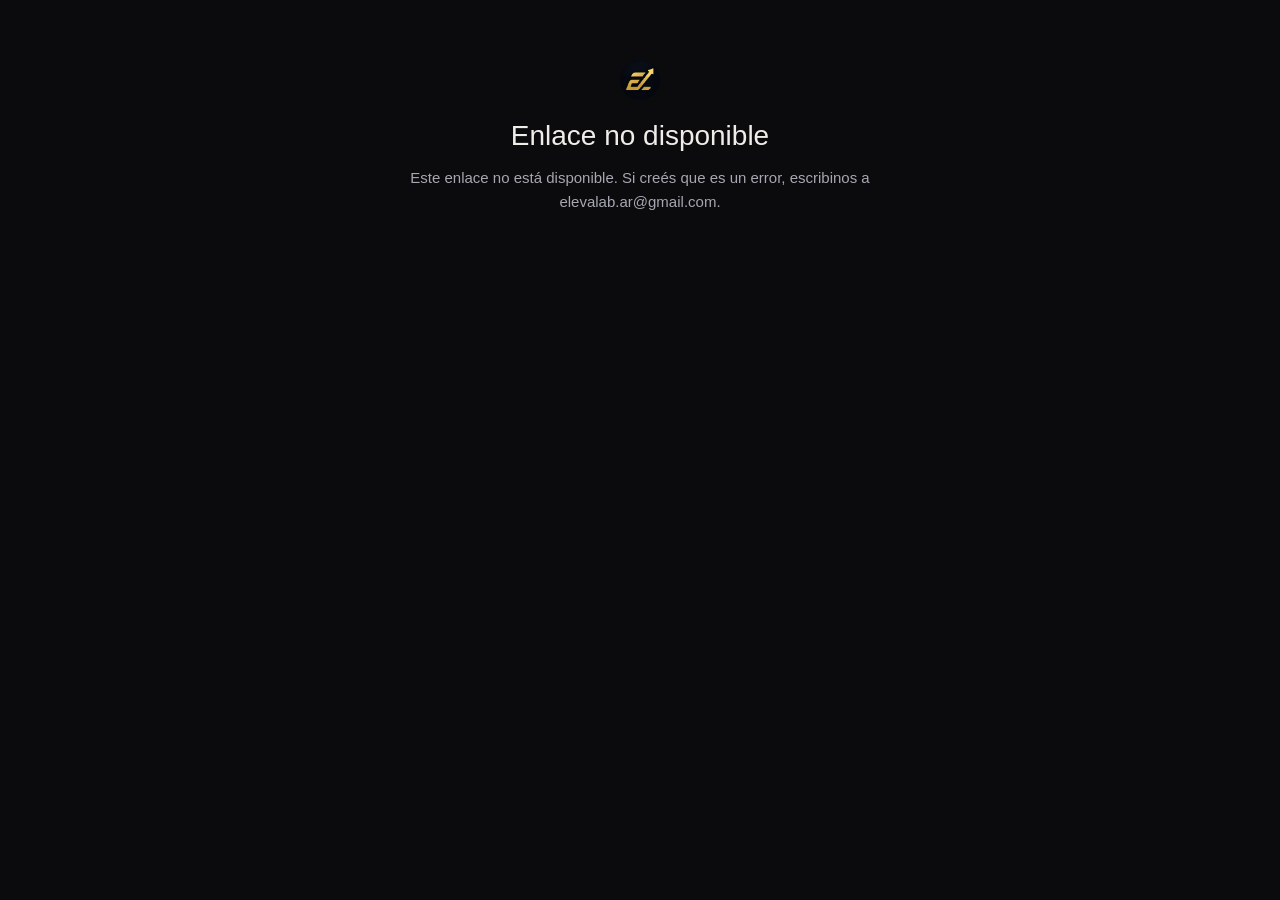
<file: solicitar/index.html>
<!DOCTYPE html>
<html lang="es">
<head>
<meta charset="UTF-8">
<meta name="viewport" content="width=device-width, initial-scale=1.0">
<meta name="robots" content="noindex, nofollow">
<meta name="referrer" content="no-referrer">
<meta http-equiv="Content-Security-Policy" content="default-src 'none'; script-src 'self'; style-src 'self'; img-src 'self' data:; connect-src https://script.google.com https://script.googleusercontent.com; base-uri 'none'; form-action 'none'">
<meta name="theme-color" content="#0b0c10">
<meta name="description" content="Completá este formulario para que podamos conocer tu negocio y preparar tu página.">
<meta property="og:title" content="Contanos sobre tu negocio · ElevaLab">
<meta property="og:description" content="Completá este formulario para que podamos conocer tu negocio y preparar tu página.">
<meta property="og:type" content="website">
<meta property="og:locale" content="es_AR">
<meta property="og:site_name" content="ElevaLab">
<meta property="og:image" content="https://elevalab.com.ar/assets/img/og-elevalab.png">
<meta property="og:image:width" content="1200">
<meta property="og:image:height" content="630">
<meta property="og:image:alt" content="ElevaLab, presencia digital y herramientas a medida">
<meta name="twitter:card" content="summary_large_image">
<title>Contanos sobre tu negocio · ElevaLab</title>
<link rel="icon" type="image/png" href="../assets/img/logo-oscuro.png">
<link rel="stylesheet" href="solicitar.css">
</head>
<body>

<div class="banner-borrador oculto" id="banner-borrador" role="note"></div>

<!-- Cargando -->
<div class="pantalla-centro" id="pantalla-cargando">
  <div class="spinner" aria-hidden="true"></div>
  <p class="muted" role="status">Cargando…</p>
</div>

<!-- Mensajes (enlace no disponible, ya enviado, errores) -->
<div class="intro-pantalla oculto" id="pantalla-mensaje">
  <img src="../assets/img/logo-oscuro.png" alt="ElevaLab" class="intro-logo" width="40" height="40">
  <h1 id="mensaje-titulo"></h1>
  <p id="mensaje-texto"></p>
</div>

<!-- Inicio -->
<div class="intro-pantalla oculto" id="pantalla-intro">
  <img src="../assets/img/logo-oscuro.png" alt="ElevaLab" class="intro-logo" width="40" height="40">
  <h1 id="intro-titulo"></h1>
  <p id="intro-texto"></p>
  <div class="intro-pills">
    <span class="intro-pill" id="intro-pill-1"></span>
    <span class="intro-pill" id="intro-pill-2"></span>
    <span class="intro-pill" id="intro-pill-3"></span>
  </div>
  <button type="button" class="btn btn-primary btn-empezar" id="btn-empezar"></button>
  <p class="enlace-privacidad"><a id="intro-privacidad" href="../privacidad/" target="_blank" rel="noopener"></a></p>
</div>

<!-- Formulario por bloques -->
<div class="app-wizard oculto" id="wizard">
  <aside class="sidebar" id="sidebar">
    <div class="sidebar-logo">
      <img src="../assets/img/logo-oscuro.png" alt="" width="26" height="26">
      <span>ELEVALAB</span>
    </div>
    <div class="sidebar-progreso">
      <div class="barra-avance"><div class="relleno" id="relleno"></div></div>
      <p class="progreso-texto" id="progreso-texto"></p>
    </div>
    <nav class="sidebar-bloques" id="sidebar-bloques" aria-label="Progreso por bloque"></nav>
    <div class="sidebar-nota" id="sidebar-nota"></div>
  </aside>

  <main class="contenido-principal">
    <div class="topbar-mobile">
      <img src="../assets/img/logo-oscuro.png" alt="" width="22" height="22">
      <span>ELEVALAB</span>
      <div class="barra-avance"><div class="relleno" id="relleno-mobile"></div></div>
    </div>

    <div class="contenido-principal-inner">
      <header class="encabezado-bloque">
        <h1 id="titulo-bloque" tabindex="-1"></h1>
        <p class="subtitulo-bloque" id="subtitulo-bloque"></p>
      </header>

      <div class="mensaje" id="mensaje" role="alert" aria-live="assertive"></div>
      <div id="contenido-bloque"></div>

      <div class="nav-wizard">
        <button type="button" class="btn btn-grande" id="btn-anterior"></button>
        <button type="button" class="btn btn-primary btn-grande" id="btn-siguiente"></button>
      </div>
      <p class="nota-envio oculto" id="nota-envio"></p>
      <p class="guardar-salir"><button type="button" class="btn-texto" id="btn-guardar"></button></p>
    </div>
  </main>
</div>

<!-- Final -->
<div class="intro-pantalla oculto" id="pantalla-final">
  <img src="../assets/img/logo-oscuro.png" alt="ElevaLab" class="intro-logo" width="40" height="40">
  <h1 id="final-titulo"></h1>
  <p id="final-texto"></p>
</div>

<div class="overlay-procesando" id="overlay" role="status" aria-live="polite">
  <div class="caja">
    <div class="spinner" aria-hidden="true"></div>
    <h3 id="overlay-titulo">Guardando…</h3>
    <p>No cierres esta página.</p>
  </div>
</div>

<script src="solicitar.js"></script>
</body>
</html>
</file>
<file: assets/css/style.css>
/* ElevaLab — sistema visual V3 (oscuro, carbón, blanco y dorado). Mobile-first.
   Independiente de gestion-comercios. Las páginas /solicitar/ y /privacidad/ usan su propio CSS. */

:root {
  --negro: #0b0b0d;
  --carbon: #141417;
  --carbon-2: #1c1c21;
  --linea: #2b2b32;
  --blanco: #ffffff;
  --texto: #efede8;
  --apagado: #a6a7b0;
  --oro: #f2c14e;
  --oro-claro: #ffd980;
  --oro-texto: #8a6200;          /* dorado oscuro: texto legible sobre fondo claro */
  --claro: #f3f2ee;
  --claro-texto: #16161a;
  --claro-apagado: #55565e;
  --claro-linea: #e2e0d8;
  --fuente: 'Inter', system-ui, -apple-system, 'Segoe UI', Roboto, 'Helvetica Neue', Arial, sans-serif;
  --contenedor: 1180px;
  --pad: 20px;
  --radio: 14px;
  --toque: 48px;
  color-scheme: dark;
}

*, *::before, *::after { box-sizing: border-box; }
html { scroll-behavior: smooth; -webkit-text-size-adjust: 100%; }
body {
  margin: 0; background: var(--negro); color: var(--texto);
  font: 400 16px/1.6 var(--fuente); -webkit-font-smoothing: antialiased;
  overflow-x: hidden;
}
img, svg { display: block; max-width: 100%; }
a { color: inherit; }
h1, h2, h3, p, ul, ol, dl, dd { margin: 0; }
ul, ol { padding: 0; list-style: none; }
h1, h2, h3 { font-weight: 800; letter-spacing: -0.03em; line-height: 1.08; }
:focus-visible { outline: 3px solid var(--oro); outline-offset: 3px; border-radius: 4px; }

.contenedor { width: 100%; max-width: var(--contenedor); margin: 0 auto; padding: 0 var(--pad); }
.skip { position: absolute; left: 12px; top: -80px; z-index: 100; background: var(--oro); color: #111; padding: 12px 16px; font-weight: 700; text-decoration: none; border-radius: 8px; }
.skip:focus { top: 12px; }

.etiqueta { display: block; font-size: 12px; font-weight: 700; letter-spacing: 0.14em; text-transform: uppercase; color: var(--oro); margin-bottom: 14px; }

/* ── Botones ── */
.btn {
  display: inline-flex; align-items: center; justify-content: center; gap: 10px;
  min-height: var(--toque); padding: 0 24px; border-radius: 999px;
  font: 700 15px/1 var(--fuente); text-decoration: none; cursor: pointer;
  border: 1.5px solid var(--oro); color: var(--oro); background: transparent;
  transition: background .15s, color .15s, transform .15s;
}
.btn:hover { background: rgba(242,193,78,.12); }
.btn-oro { background: var(--oro); color: #14120a; }
.btn-oro:hover { background: var(--oro-claro); }
.btn-texto { border-color: transparent; color: var(--texto); border-bottom: 1.5px solid var(--linea); border-radius: 0; padding: 0 2px; min-height: var(--toque); }
.btn-texto:hover { background: transparent; border-bottom-color: var(--oro); }
.btn .flecha { transition: transform .15s; }
.btn:hover .flecha { transform: translateX(3px); }
.btn-oscuro { background: var(--claro-texto); color: #fff; border-color: var(--claro-texto); }
.btn-oscuro:hover { background: #2a2a30; }

/* ── Navegación ── */
.nav { position: sticky; top: 0; z-index: 50; background: var(--negro); border-bottom: 1px solid var(--linea); }
.nav .contenedor { display: flex; align-items: center; justify-content: space-between; min-height: 68px; }
.marca { display: inline-flex; align-items: center; gap: 10px; text-decoration: none; font-size: 22px; font-weight: 700; letter-spacing: -0.02em; color: var(--blanco); min-height: var(--toque); }
.marca img { width: 38px; height: 38px; border-radius: 50%; }
.marca b { color: var(--oro); font-weight: 700; }
.btn-menu { width: var(--toque); height: var(--toque); display: inline-flex; align-items: center; justify-content: center; background: transparent; color: var(--texto); border: 1.5px solid var(--linea); border-radius: 12px; cursor: pointer; }
.btn-menu:hover { border-color: var(--oro); }
.enlaces { display: none; position: absolute; left: 0; right: 0; top: 100%; background: var(--negro); border-bottom: 1px solid var(--linea); padding: 8px var(--pad) 24px; box-shadow: 0 24px 40px rgba(0,0,0,.5); }
.enlaces.abierto { display: block; }
.enlaces a { display: flex; align-items: center; min-height: 56px; font-size: 18px; font-weight: 600; text-decoration: none; color: var(--texto); border-bottom: 1px solid var(--linea); }
.enlaces a[aria-current="page"] { color: var(--oro); }
.enlaces a.nav-acceso { font-size: 15px; font-weight: 500; color: var(--apagado); }
.enlaces a.nav-cta { margin-top: 20px; justify-content: center; border: 0; min-height: 52px; font-size: 16px; }

@media (min-width: 900px) {
  .btn-menu { display: none; }
  .enlaces { display: flex; position: static; align-items: center; gap: 4px; background: transparent; border: 0; box-shadow: none; padding: 0; }
  .enlaces a { min-height: 44px; padding: 0 14px; font-size: 14.5px; font-weight: 500; border: 0; color: var(--texto); border-radius: 8px; }
  .enlaces a:hover { color: var(--oro); }
  .enlaces a.nav-acceso { font-size: 14px; margin-left: 10px; }
  .enlaces a.nav-cta { margin: 0 0 0 10px; padding: 0 20px; min-height: 44px; border: 1.5px solid var(--oro); color: var(--oro); border-radius: 999px; font-weight: 700; }
  .enlaces a.nav-cta:hover { background: rgba(242,193,78,.12); }
}

/* ── Hero ── */
.hero { position: relative; overflow: hidden; background: radial-gradient(120% 80% at 85% 20%, #1d1b14 0%, var(--negro) 55%); border-bottom: 1px solid var(--linea); }
.hero-cuerpo { display: grid; gap: 28px; padding-top: 40px; padding-bottom: 44px; }
.hero h1 { font-size: clamp(2.5rem, 11vw, 4.9rem); line-height: 1.01; letter-spacing: -0.04em; color: var(--blanco); }
.hero h1 em { font-style: normal; color: var(--oro); }
.hero .lead { margin-top: 18px; font-size: 17px; line-height: 1.6; color: #d4d3cd; max-width: 34em; }
.hero .botones { display: grid; gap: 12px; margin-top: 26px; }
.hero-visual { position: relative; aspect-ratio: 16 / 10; width: 100%; max-width: 560px; margin: 0 auto; }
.hero-visual svg { width: 100%; height: 100%; }
.hero-visual .medalla { position: absolute; left: 6%; top: 9%; width: 24%; height: auto; aspect-ratio: 1; border-radius: 50%; box-shadow: 0 0 60px rgba(242,193,78,.28), 0 0 0 1px rgba(242,193,78,.35); }
@media (min-width: 600px) { .hero .botones { display: flex; flex-wrap: wrap; align-items: center; } }
@media (min-width: 900px) {
  .hero-cuerpo { grid-template-columns: 1.05fr 1fr; align-items: center; gap: 48px; padding-top: 72px; padding-bottom: 80px; }
  .hero-visual { max-width: none; }
}

/* ── Secciones ── */
.seccion { padding: 56px 0; }
.seccion h2 { font-size: clamp(1.7rem, 6.4vw, 2.6rem); color: var(--blanco); }
.seccion .intro { margin-top: 14px; font-size: 16.5px; color: var(--apagado); max-width: 36em; }
.sec-carbon { background: var(--carbon); border-bottom: 1px solid var(--linea); }
.sec-claro { background: var(--claro); color: var(--claro-texto); }
.sec-claro h2, .sec-claro h3 { color: var(--claro-texto); }
.sec-claro .intro { color: var(--claro-apagado); }
.sec-claro .etiqueta { color: var(--oro-texto); }
@media (min-width: 900px) { .seccion { padding: 88px 0; } }

/* Empezá por acá */
.caminos { display: grid; gap: 16px; margin-top: 28px; }
.caminos > li { display: flex; }
.camino { display: flex; flex-direction: column; gap: 10px; width: 100%; padding: 24px 22px; border: 1px solid var(--linea); border-radius: 18px; background: var(--negro); text-decoration: none; color: inherit; transition: border-color .15s, transform .15s, background .15s; }
.camino:hover { border-color: var(--oro); transform: translateY(-3px); }
.camino.destacado { border-color: var(--oro); background: rgba(242,193,78,.06); }
.camino .n { font-size: 12px; font-weight: 700; letter-spacing: .14em; color: var(--oro); }
.camino h3 { font-size: 1.25rem; letter-spacing: -0.02em; line-height: 1.2; color: #fff; }
.camino p { color: var(--apagado); font-size: 15.5px; }
.camino .ir { display: inline-flex; align-items: center; gap: 8px; min-height: 44px; margin-top: auto; padding-top: 6px; font-weight: 700; font-size: 15px; color: var(--oro); }
@media (min-width: 800px) { .caminos { grid-template-columns: repeat(3, 1fr); gap: 20px; } }

/* Para quién */
.problemas { display: grid; gap: 0; margin-top: 28px; }
.problemas li { padding: 20px 0; border-top: 1px solid var(--linea); }
.problemas h3 { font-size: 18px; letter-spacing: -0.015em; line-height: 1.25; color: var(--blanco); }
.problemas p { margin-top: 8px; color: var(--apagado); font-size: 15.5px; }
@media (min-width: 800px) { .problemas { grid-template-columns: repeat(3, 1fr); gap: 32px; } .problemas li { border-top: 0; border-left: 1px solid var(--linea); padding: 4px 0 4px 24px; } }

/* Qué hacemos */
.soluciones { display: grid; margin-top: 28px; }
.sol { display: grid; grid-template-columns: 44px 1fr; gap: 16px; padding: 22px 0; border-top: 1px solid var(--linea); }
.sol .ico { color: var(--oro); }
.sol .ico svg { width: 34px; height: 34px; }
.sol h3 { font-size: 19px; letter-spacing: -0.015em; line-height: 1.25; color: var(--blanco); }
.sol p { margin-top: 8px; color: var(--apagado); font-size: 15.5px; }
.sol .ejemplo { display: inline-flex; align-items: center; min-height: 44px; margin-top: 6px; font-size: 13.5px; color: var(--oro); text-decoration: none; }
.sol .ejemplo:hover { text-decoration: underline; }
.sol .ejemplo span { color: var(--apagado); margin-right: 6px; }
@media (min-width: 700px) { .soluciones { grid-template-columns: repeat(2, 1fr); column-gap: 40px; } }
@media (min-width: 1100px) { .soluciones { grid-template-columns: repeat(4, 1fr); column-gap: 0; } .sol { grid-template-columns: 1fr; padding: 8px 28px 8px 24px; border-top: 0; border-left: 1px solid var(--linea); } .sol:first-child { border-left: 0; padding-left: 0; } }

/* Proyectos destacados */
.cab-fila { display: flex; flex-wrap: wrap; align-items: end; justify-content: space-between; gap: 12px 24px; }
.ver-todos { display: inline-flex; align-items: center; min-height: var(--toque); font-weight: 600; font-size: 15px; color: var(--claro-texto); text-decoration: none; border-bottom: 1.5px solid var(--claro-linea); }
.ver-todos:hover { border-bottom-color: var(--oro-texto); }
.tarjetas { display: grid; gap: 18px; margin-top: 28px; }
.tarjeta { display: flex; flex-direction: column; background: #fff; border: 1px solid var(--claro-linea); border-radius: var(--radio); overflow: hidden; text-decoration: none; color: inherit; box-shadow: 0 1px 2px rgba(0,0,0,.04); transition: transform .15s, box-shadow .15s; }
.tarjeta:hover { transform: translateY(-3px); box-shadow: 0 14px 30px rgba(0,0,0,.12); }
.portada { position: relative; aspect-ratio: 16 / 10; width: 100%; background: var(--carbon); overflow: hidden; display: block; }
.portada img { width: 100%; height: 100%; object-fit: cover; }
.portada.gen { display: flex; align-items: flex-end; padding: 18px; color: #fff; isolation: isolate; }
.portada.gen::before { content: ""; position: absolute; inset: 0; z-index: -2; background: var(--fondo, linear-gradient(135deg, #1c1c21, #0b0b0d)); }
.portada.gen::after { content: ""; position: absolute; inset: 0; z-index: -1; background: repeating-linear-gradient(135deg, rgba(255,255,255,.045) 0 1px, transparent 1px 14px); }
.portada .inicial { position: absolute; right: 14px; top: -6px; font-size: clamp(110px, 34vw, 170px); font-weight: 800; letter-spacing: -0.06em; line-height: 1; color: rgba(255,255,255,.1); }
.portada .tit { position: relative; margin: 0; color: #fff; font-size: clamp(1.5rem, 6.4vw, 1.9rem); font-weight: 800; letter-spacing: -0.03em; line-height: 1.05; max-width: 80%; }
.p-el-burdel { --fondo: linear-gradient(135deg, #5a0d12 0%, #1a0507 70%); }
.p-yca { --fondo: linear-gradient(135deg, #7a4a2c 0%, #231510 75%); }
.p-burdel-bot { --fondo: linear-gradient(135deg, #2f3558 0%, #0f1020 75%); }
.p-gestion-comercios { --fondo: linear-gradient(135deg, #3d3320 0%, #121109 75%); }
.p-spa-sosiego { --fondo: linear-gradient(135deg, #34423a 0%, #101512 75%); }
.p-generico { --fondo: linear-gradient(135deg, #2a2a31 0%, #0f0f12 75%); }
.tarjeta .cuerpo { display: flex; flex-direction: column; flex: 1; padding: 18px 18px 8px; }
.tarjeta h3 { font-size: 18px; letter-spacing: -0.015em; line-height: 1.25; color: var(--claro-texto); }
.tarjeta .cat { margin-top: 6px; font-size: 14.5px; color: var(--claro-apagado); line-height: 1.45; }
.tarjeta .pie-t { display: flex; align-items: center; justify-content: space-between; gap: 10px; margin-top: auto; padding: 14px 18px 8px; min-height: var(--toque); }
.tarjeta .ver { font-weight: 700; font-size: 14.5px; color: var(--oro-texto); }
@media (min-width: 640px) { .tarjetas { grid-template-columns: repeat(2, 1fr); } }
@media (min-width: 1000px) { .tarjetas { grid-template-columns: repeat(3, 1fr); gap: 20px; } }

.estado { display: inline-flex; align-items: center; gap: 7px; font-size: 11.5px; font-weight: 700; letter-spacing: .08em; text-transform: uppercase; }
.estado i { width: 8px; height: 8px; border-radius: 50%; background: currentColor; }
.estado.en-vivo { color: #1f7a3d; } .estado.prototipo { color: #8a6200; } .estado.interno { color: #55565e; } .estado.verificacion { color: #8a6200; } .estado.proximamente { color: #2f5fb3; }
.sec-oscura .estado.en-vivo, .portada .estado.en-vivo { color: #5ad483; } .sec-oscura .estado.prototipo { color: var(--oro); } .sec-oscura .estado.interno { color: var(--apagado); } .sec-oscura .estado.verificacion { color: var(--oro); } .sec-oscura .estado.proximamente { color: #7aa7ff; }
.tarjeta.proximo, .proyecto.proximo { border-style: dashed; }

/* Banner diagnóstico */
.banner { margin-top: 36px; display: grid; gap: 20px; padding: 26px 22px; border-radius: 18px; background: var(--negro); color: var(--texto); }
.banner .ico { color: var(--oro); }
.banner .ico svg { width: 46px; height: 46px; }
.banner h2, .banner h3 { color: #fff; font-size: 1.45rem; letter-spacing: -0.025em; }
.banner p { margin-top: 8px; color: #c9c8c2; font-size: 15.5px; }
.banner .btn { width: 100%; }
@media (min-width: 760px) { .banner { grid-template-columns: auto 1fr auto; align-items: center; gap: 28px; padding: 30px 36px; } .banner .btn { width: auto; } }

/* Cómo trabajamos */
.pasos { display: grid; gap: 0; margin-top: 28px; counter-reset: p; }
.pasos li { position: relative; padding: 20px 0 20px 56px; border-top: 1px solid var(--claro-linea); counter-increment: p; }
.pasos li::before { content: counter(p); position: absolute; left: 0; top: 18px; width: 38px; height: 38px; border-radius: 50%; background: var(--claro-texto); color: var(--oro); display: grid; place-items: center; font-weight: 800; }
.pasos h3 { font-size: 18px; letter-spacing: -0.015em; }
.pasos p { margin-top: 6px; color: var(--claro-apagado); font-size: 15.5px; }
@media (min-width: 900px) { .pasos { grid-template-columns: repeat(4, 1fr); gap: 28px; } .pasos li { padding: 64px 0 0; border-top: 1px solid var(--claro-linea); } .pasos li::before { top: 14px; } }

/* Sobre (teaser) */
.sobre-t { display: grid; gap: 28px; align-items: center; }
.sobre-t figure { width: min(220px, 62%); }
.sobre-t figure img { width: 100%; height: auto; aspect-ratio: 1; border-radius: 18px; object-fit: cover; filter: grayscale(1); }
.sobre-t p { margin-top: 14px; color: var(--claro-apagado); font-size: 16.5px; max-width: 34em; }
.sobre-t .btn { margin-top: 18px; }
@media (min-width: 760px) { .sobre-t { grid-template-columns: 260px 1fr; gap: 48px; } .sobre-t figure { width: 100%; } }

/* Cierre */
.cierre { background: radial-gradient(100% 120% at 0% 100%, #1d1b14 0%, var(--negro) 60%); border-top: 1px solid var(--linea); }
.cierre .nota { margin-top: 28px; font-size: 14.5px; color: var(--apagado); }
.cierre .nota a, .enlace { color: var(--oro); text-underline-offset: 3px; }
.card-contacto { display: flex; align-items: center; justify-content: space-between; gap: 14px; min-height: 76px; margin-top: 26px; padding: 16px 20px; border: 1.5px solid var(--oro); border-radius: 16px; text-decoration: none; background: rgba(242,193,78,.06); }
.card-contacto:hover { background: rgba(242,193,78,.13); }
.card-contacto .mini { display: block; font-size: 12px; font-weight: 700; letter-spacing: .12em; text-transform: uppercase; color: var(--oro); }
.card-contacto .grande { display: block; margin-top: 4px; font-size: clamp(1.02rem, 4.6vw, 1.6rem); font-weight: 700; color: #fff; overflow-wrap: anywhere; }
.card-contacto .flecha-g { font-size: 26px; color: var(--oro); }
.secundario { margin-top: 18px; color: var(--apagado); font-size: 15.5px; }

/* ── Páginas internas ── */
.pagina-cab { padding: 44px var(--pad) 40px; max-width: var(--contenedor); margin: 0 auto; }
.pagina-cab h1 { font-size: clamp(2.1rem, 8.6vw, 3.8rem); letter-spacing: -0.04em; line-height: 1.04; color: #fff; max-width: 17em; }
.pagina-cab .lead { margin-top: 16px; font-size: 17px; color: #cfcec8; max-width: 36em; }
@media (min-width: 900px) { .pagina-cab { padding-top: 72px; padding-bottom: 56px; } }

.proyectos-lista { display: grid; gap: 28px; }
.proyecto { display: grid; background: #fff; border: 1px solid var(--claro-linea); border-radius: 18px; overflow: hidden; overflow: clip; scroll-margin-top: 90px; }
.proyecto .portada { aspect-ratio: 16 / 9; }
.proyecto .cuerpo-p { padding: 22px 20px 26px; }
.proyecto h2 { font-size: clamp(1.5rem, 6vw, 2.1rem); color: var(--claro-texto); }
.pr-top { display: flex; flex-wrap: wrap; align-items: center; gap: 8px 14px; margin-bottom: 10px; }
.pr-cat { font-size: 13.5px; color: var(--claro-apagado); }
.pr-desc { margin-top: 12px; font-size: 16.5px; color: #2b2c33; }
.pr-pend { margin-top: 12px; color: var(--claro-apagado); font-size: 15.5px; }
.pr-datos { margin-top: 20px; display: grid; gap: 18px; }
.pr-datos dt { font-size: 12px; font-weight: 700; letter-spacing: .1em; text-transform: uppercase; color: var(--oro-texto); margin-bottom: 4px; }
.pr-datos dd { font-size: 15.5px; color: #2b2c33; }
.tec { display: flex; flex-wrap: wrap; gap: 8px; }
.tec li { font-size: 13px; padding: 5px 11px; border-radius: 999px; background: var(--claro); border: 1px solid var(--claro-linea); color: #2b2c33; }
.pr-enlace { margin-top: 22px; }
.pr-enlace a.btn { width: 100%; }
.sin-enlace { display: inline-block; font-size: 14.5px; color: var(--claro-apagado); }
@media (min-width: 560px) { .pr-enlace a.btn { width: auto; } }
@media (min-width: 900px) {
  .proyecto { grid-template-columns: 5fr 7fr; }
  .proyecto .portada { aspect-ratio: auto; min-height: 100%; }
  /* Fichas con captura real: la imagen mantiene su forma (3:4) y acompaña al texto al bajar, en vez de estirarse y agrandarse. */
  .proyecto .portada.captura { aspect-ratio: 3 / 4; min-height: 0; align-self: start; position: sticky; top: 90px; }
  .proyecto .cuerpo-p { padding: 34px 38px 38px; }
  .pr-datos { grid-template-columns: 1fr 1fr; gap: 22px 28px; }
  .pr-datos .ancho { grid-column: 1 / -1; }
}

/* Sobre */
.cadena { display: grid; gap: 0; }
.cadena > li { display: grid; grid-template-columns: 44px 1fr; gap: 6px 14px; padding: 24px 0; border-top: 1px solid var(--claro-linea); }
.cadena .n { font-size: 13px; font-weight: 700; color: var(--oro-texto); padding-top: 6px; }
.cadena h2 { font-size: 1.6rem; color: var(--claro-texto); }
.cadena p { margin-top: 8px; color: var(--claro-apagado); font-size: 16.5px; max-width: 38em; }
.persona-foto { margin-top: 12px; width: 124px; }
.persona-foto img { width: 100%; height: auto; border-radius: 50%; border: 2px solid var(--oro); }
.frase-final { font-size: clamp(1.3rem, 5vw, 1.9rem); font-weight: 700; letter-spacing: -0.025em; line-height: 1.25; color: #fff; max-width: 28em; }
.frase-final span { color: var(--apagado); font-weight: 500; }
.hecho-lista { display: grid; gap: 14px; margin-top: 24px; }
.hecho-lista li { padding-left: 22px; position: relative; color: var(--claro-apagado); font-size: 16px; }
.hecho-lista li::before { content: ""; position: absolute; left: 0; top: .6em; width: 8px; height: 8px; border-radius: 50%; background: var(--oro-texto); }
.botones { display: grid; gap: 12px; margin-top: 28px; }
@media (min-width: 560px) { .botones { display: flex; flex-wrap: wrap; } }

/* Contacto */
.canales { display: grid; gap: 0; margin-top: 8px; }
.canales li { display: flex; align-items: center; justify-content: space-between; gap: 14px; min-height: 64px; padding: 12px 0; border-top: 1px solid var(--linea); }
.canales b { display: block; color: #fff; font-size: 16.5px; }
.canales small { display: block; color: var(--apagado); font-size: 14px; margin-top: 2px; }
.pendiente { color: var(--apagado); font-size: 13.5px; border: 1px dashed var(--linea); border-radius: 999px; padding: 6px 12px; white-space: nowrap; }
.guia { display: grid; gap: 10px; margin-top: 18px; }
.guia li { padding-left: 24px; position: relative; color: #d4d3cd; }
.guia li::before { content: "→"; position: absolute; left: 0; color: var(--oro); }
.dos-col { display: grid; gap: 40px; }
@media (min-width: 900px) { .dos-col { grid-template-columns: 1fr 1fr; gap: 64px; } }
.sec-oscura h2 { color: #fff; }

/* Acceso */
.acceso-caja { max-width: 560px; padding: 26px 22px; border: 1px solid var(--linea); border-radius: 18px; background: var(--carbon); }
.acceso-caja h2 { font-size: 1.5rem; }
.acceso-caja p { margin-top: 12px; color: var(--apagado); }
.acceso-caja .btn { width: 100%; margin-top: 22px; }
@media (min-width: 560px) { .acceso-caja .btn { width: auto; } .acceso-caja { padding: 32px; } }

/* ── Pie ── */
.pie { background: var(--negro); border-top: 1px solid var(--linea); padding: 44px 0 28px; }
.pie-grid { display: grid; gap: 30px; }
.pie-marca { display: inline-flex; align-items: center; gap: 12px; text-decoration: none; font-size: 22px; font-weight: 700; color: #fff; letter-spacing: -0.02em; }
.pie-marca img { width: 44px; height: 44px; border-radius: 50%; }
.pie-marca b { color: var(--oro); font-weight: 700; }
.pie-frase { margin-top: 10px; color: var(--apagado); font-size: 14.5px; }
.pie-tit { font-size: 12px; font-weight: 700; letter-spacing: .14em; text-transform: uppercase; color: var(--oro); margin-bottom: 6px; }
.pie ul a { display: flex; align-items: center; min-height: 44px; color: var(--texto); text-decoration: none; font-size: 15px; }
.pie ul a:hover { color: var(--oro); }
.pie-base { display: flex; flex-direction: column; gap: 6px; margin-top: 30px; padding-top: 20px; border-top: 1px solid var(--linea); font-size: 13.5px; color: var(--apagado); }
.pie-base a { color: var(--apagado); text-underline-offset: 3px; }
@media (min-width: 800px) { .pie-grid { grid-template-columns: 1.4fr 1fr 1fr 1fr; gap: 40px; } .pie-base { flex-direction: row; justify-content: space-between; } }

@media (prefers-reduced-motion: reduce) { html { scroll-behavior: auto; } *, *::before, *::after { transition: none !important; animation: none !important; } }

/* Áreas de toque cómodas en enlaces sueltos */
.canales .enlace { display: inline-flex; align-items: center; justify-content: flex-end; min-height: 44px; min-width: 64px; }

/* Tarjetas de igual altura y títulos que no deforman la portada */
.tarjetas > li { display: flex; }
.tarjetas > li > .tarjeta { width: 100%; }
@media (min-width: 1000px) { .tarjeta .portada .tit { font-size: 1.3rem; max-width: 88%; } .tarjeta .portada.gen { padding: 16px; } }
</file>
<file: assets/css/formulario.css>
/* ElevaLab · Formularios de consulta (usa las variables de style.css) */
.form-pagina { padding: 40px 0 72px; }
.form-pagina .contenedor { max-width: 760px; }
.form-pagina h1 { font-size: clamp(1.9rem, 6vw, 2.8rem); letter-spacing: -0.03em; line-height: 1.1; margin: 10px 0 12px; }
.form-pagina .intro { color: var(--apagado); font-size: 1.05rem; margin-bottom: 28px; }
.volver { display: inline-flex; align-items: center; min-height: 44px; color: var(--apagado); font-size: 14px; text-decoration: none; }
.volver:hover { color: var(--oro); }

.fc { display: grid; gap: 22px; }
.fc-seccion { border: 1px solid var(--linea); border-radius: 18px; background: var(--carbon); padding: 22px 18px; display: grid; gap: 20px; }
.fc-seccion > h2 { font-size: 1.1rem; letter-spacing: -0.01em; color: #fff; }
.fc-campo { display: grid; gap: 8px; border: 0; padding: 0; min-width: 0; }
.fc-campo > label, .fc-campo > legend { font-weight: 600; font-size: 15px; color: #fff; padding: 0; }
.fc-req { color: var(--oro); margin-left: 2px; }
.fc-ayuda { color: var(--apagado); font-size: 13.5px; line-height: 1.45; }

.fc input[type="text"], .fc input[type="email"], .fc input[type="tel"], .fc textarea {
  width: 100%; min-height: 50px; padding: 12px 14px; font: inherit; font-size: 16px; color: #fff;
  background: var(--negro); border: 1px solid var(--linea); border-radius: 12px; -webkit-appearance: none; appearance: none;
}
.fc textarea { min-height: 120px; resize: vertical; line-height: 1.5; }
.fc input:focus, .fc textarea:focus { outline: 2px solid var(--oro); outline-offset: 1px; border-color: var(--oro); }
.fc [aria-invalid="true"] { border-color: #ff6b6b; }

.fc-opciones { display: grid; gap: 8px; }
.fc-op { display: flex; align-items: flex-start; gap: 12px; min-height: 48px; padding: 12px 14px; border: 1px solid var(--linea); border-radius: 12px; background: var(--negro); cursor: pointer; font-size: 15px; line-height: 1.4; }
.fc-op:hover { border-color: var(--oro); }
.fc-op input { width: 20px; height: 20px; margin-top: 1px; flex: none; accent-color: var(--oro); }
.fc-op:has(input:checked) { border-color: var(--oro); background: rgba(242,193,78,.08); }
.fc-op:has(input:focus-visible) { outline: 2px solid var(--oro); outline-offset: 1px; }

.fc-error { color: #ff8a8a; font-size: 13.5px; font-weight: 600; }
.fc-aviso { border: 1px solid #ff6b6b; background: rgba(255,107,107,.08); color: #ffb3b3; border-radius: 12px; padding: 14px 16px; font-size: 15px; line-height: 1.5; }
.fc-legal { font-size: 13.5px; color: var(--apagado); line-height: 1.5; }
.fc-legal a { color: var(--oro); }
.fc-enviar { width: 100%; min-height: 54px; font-size: 16px; cursor: pointer; border: 0; }
.fc-enviar[disabled] { opacity: .6; cursor: progress; }
.fc-trampa { position: absolute; left: -9999px; width: 1px; height: 1px; overflow: hidden; }

.fc-exito { border: 1px solid var(--oro); background: rgba(242,193,78,.06); border-radius: 18px; padding: 30px 22px; display: grid; gap: 14px; }
.fc-exito h2 { font-size: 1.6rem; letter-spacing: -0.02em; color: #fff; }
.fc-exito p { color: var(--apagado); }
.fc-exito .botones { display: flex; flex-wrap: wrap; gap: 12px; margin-top: 6px; }

@media (min-width: 700px) {
  .fc-seccion { padding: 28px 28px; }
  .fc-enviar { width: auto; min-width: 260px; }
}
</file>
<file: rectangulo-mistico/estilos.css>
/* =========================================================
   RECTÁNGULO MÍSTICO
   Dirección visual: editorial independiente contemporánea
   Propuesta de diseño · identidad todavía no aprobada
   ========================================================= */


:root {
  --rm-carbon: #17161a;
  --rm-carbon-2: #222027;
  --rm-carbon-3: #302d35;
  --rm-crema: #f1ebdd;
  --rm-crema-2: #e7dfcf;
  --rm-tinta: #211f23;
  --rm-magenta: #b8286a;
  --rm-vino: #820b40;
  --rm-verde: #74b33c;
  --rm-apagado: #aaa4ae;
  --rm-apagado-claro: #625c63;

  --rm-serif: 'Marcellus', 'Trajan Pro', Georgia, 'Times New Roman', serif;
  --rm-sans: 'DM Sans', system-ui, sans-serif;

  --rm-pad: 22px;
  --rm-max: 1240px;
  --rm-transition: 220ms ease;
}

/* RESET */

*, *::before, *::after {
  box-sizing: border-box;
}

html {
  scroll-behavior: smooth;
  scroll-padding-top: 30px;
  -webkit-text-size-adjust: 100%;
}

body {
  margin: 0;
  background: var(--rm-carbon);
  color: var(--rm-crema);
  font: 400 16px/1.65 var(--rm-sans);
  overflow-x: hidden;
}

img, svg {
  display: block;
  max-width: 100%;
  height: auto;
}

a {
  color: inherit;
}

h1, h2, h3, p, ul, ol, figure {
  margin: 0;
}

ul, ol {
  padding: 0;
  list-style: none;
}

h1, h2, h3 {
  font-family: var(--rm-serif);
  font-weight: 400;
  line-height: 1.08;
  letter-spacing: .005em;
}

::selection {
  background: var(--rm-magenta);
  color: white;
}

:focus-visible {
  outline: 3px solid var(--rm-verde);
  outline-offset: 5px;
}

.rm-wrap {
  width: 100%;
  max-width: var(--rm-max);
  margin: 0 auto;
  padding-inline: var(--rm-pad);
}

/* AVISO DE VISTA PREVIA */

.rm-aviso {
  background: var(--rm-magenta);
  color: #fff;
  padding: 8px 14px;
  text-align: center;
  font-size: 11px;
  font-weight: 600;
  letter-spacing: .035em;
}

/* CABECERA */

.rm-top {
  display: flex;
  flex-wrap: wrap;
  align-items: center;
  justify-content: space-between;
  gap: 12px 28px;
  padding-block: 20px;
  border-bottom: 1px solid rgba(255,255,255,.09);
}

.rm-marca {
  display: flex;
  align-items: center;
  gap: 11px;
  text-decoration: none;
  font-family: var(--rm-serif);
  font-size: 19px;
}

.rm-marca img {
  width: auto;
  height: 46px;
}

.rm-top nav {
  display: flex;
  flex-wrap: wrap;
  align-items: center;
  gap: 4px 22px;
  font-size: 13px;
  font-weight: 500;
}

.rm-top nav a {
  display: inline-flex;
  align-items: center;
  min-height: 42px;
  padding-block: 7px;
  color: var(--rm-apagado);
  text-decoration: none;
  border-bottom: 1px solid transparent;
  transition: color var(--rm-transition),
              border-color var(--rm-transition);
}

.rm-top nav a:hover {
  color: var(--rm-crema);
  border-color: var(--rm-verde);
}

/* HERO */

.rm-hero {
  position: relative;
  padding: 54px 0 86px;
}

.rm-hero .rm-wrap {
  display: grid;
  gap: 52px;
  align-items: center;
}

.rm-kicker {
  margin-bottom: 1.9rem;
  color: var(--rm-apagado);
  font-size: 14px;
  font-weight: 500;
  letter-spacing: .03em;
}

.rm-hero h1 {
  max-width: 850px;
  font-size: clamp(2.55rem, 11.2vw, 7rem);
  line-height: .98;
  font-weight: 400;
  letter-spacing: .01em;
  text-transform: uppercase;
}

.rm-hero h1 span {
  display: block;
}

.rm-hero h1 span + span {
  margin-top: .04em;
  margin-left: .9em;
  color: var(--rm-magenta);
}

.rm-lead {
  max-width: 420px;
  margin-top: 30px;
  color: #d0c9cd;
  font-size: clamp(1rem, 2vw, 1.18rem);
  line-height: 1.7;
}

.rm-btn {
  display: inline-flex;
  align-items: center;
  justify-content: center;
  min-height: 48px;
  margin-top: 30px;
  padding: 0 25px;
  background: var(--rm-verde);
  color: #10251b;
  font-size: 13px;
  font-weight: 700;
  text-decoration: none;
  transition: background var(--rm-transition),
              transform var(--rm-transition);
}

.rm-btn:hover {
  background: #48c994;
  transform: translateY(-3px);
}

/* Imagen principal */

.rm-retrato {
  position: relative;
  isolation: isolate;
  margin: 0 16px 18px 0;
}

.rm-retrato::before {
  content: "";
  position: absolute;
  z-index: -1;
  inset: 20px -16px -18px 20px;
  background: var(--rm-magenta);
}

.rm-retrato::after {
  content: "";
  position: absolute;
  z-index: 2;
  width: 35%;
  aspect-ratio: 1;
  top: -15px;
  right: -15px;
  border: 4px solid var(--rm-verde);
  pointer-events: none;
}

.rm-retrato img {
  position: relative;
  width: 100%;
  aspect-ratio: 4 / 5;
  object-fit: cover;
  background: var(--rm-carbon-2);
}

/* SECCIONES */

.rm-claro {
  padding: 86px 0;
  background: var(--rm-crema);
  color: var(--rm-tinta);
}

.rm-oscuro {
  padding: 86px 0;
  background: var(--rm-carbon);
}

.rm-sec h2 {
  max-width: 780px;
  font-size: clamp(2.1rem, 5.8vw, 3.9rem);
  line-height: 1.06;
  letter-spacing: 0;
}

.rm-sec .rm-intro {
  max-width: 550px;
  margin-top: 20px;
  color: var(--rm-apagado-claro);
  font-size: 15px;
  line-height: 1.75;
}

.rm-oscuro .rm-intro {
  color: var(--rm-apagado);
}

/* DISCIPLINAS */

.rm-disc {
  margin-top: 52px;
  border-top: 1px solid rgba(33,31,35,.65);
}

.rm-disc li {
  display: grid;
  grid-template-columns: 66px minmax(0,1fr);
  gap: 8px 18px;
  align-items: center;
  padding: 25px 0;
  border-bottom: 1px solid rgba(33,31,35,.2);
  transition: padding var(--rm-transition);
}

.rm-disc li:hover {
  padding-left: 7px;
}

.rm-forma {
  position: relative;
  grid-row: span 2;
  width: 66px;
  height: 66px;
}

/* Libros */

.rm-f1 {
  width: 48px;
  height: 66px;
  background: var(--rm-magenta);
  box-shadow: 9px 8px 0 -3px var(--rm-tinta);
}

/* Juegos */

.rm-f2 {
  background:
    repeating-conic-gradient(
      var(--rm-verde) 0 25%,
      transparent 0 50%
    ) 0 0 / 22px 22px;
  border: 1px solid var(--rm-verde);
}

/* Didácticos */

.rm-f3 {
  background:
    linear-gradient(
      to bottom,
      var(--rm-tinta) 0 20%,
      transparent 20% 38%,
      var(--rm-magenta) 38% 58%,
      transparent 58% 76%,
      var(--rm-verde) 76% 96%,
      transparent 96%
    );
}

/* Artistas */

.rm-f4 {
  border: 6px solid var(--rm-tinta);
  outline: 2px solid var(--rm-magenta);
  outline-offset: 5px;
}

.rm-disc h3 {
  font-size: clamp(1.35rem, 3.5vw, 2rem);
  line-height: 1.05;
}

.rm-disc h3 small {
  display: inline-block;
  margin-left: 7px;
  color: var(--rm-vino);
  font: 600 11px var(--rm-sans);
  letter-spacing: .025em;
  white-space: nowrap;
}

.rm-disc p {
  max-width: 480px;
  color: var(--rm-apagado-claro);
  font-size: 14px;
  line-height: 1.65;
}

/* GALERÍA DE TRABAJOS */

.rm-galeria {
  display: grid;
  gap: 34px;
  margin-top: 52px;
}

.rm-galeria figure {
  position: relative;
  min-width: 0;
  padding-bottom: 17px;
  border-bottom: 1px solid rgba(255,255,255,.15);
}

.rm-galeria figure::after {
  content: "";
  position: absolute;
  z-index: 0;
  top: 12px;
  right: -8px;
  bottom: 27px;
  width: 5px;
  background: var(--rm-magenta);
  opacity: .9;
}

.rm-galeria figure:nth-child(2)::after {
  background: var(--rm-verde);
}

.rm-galeria figure:nth-child(3)::after {
  background: var(--rm-crema);
}

.rm-galeria img {
  width: 100%;
  aspect-ratio: 3 / 2;
  object-fit: cover;
  background: var(--rm-carbon-2);
  transition: transform 400ms ease;
}

.rm-galeria figure:hover img {
  transform: scale(.985);
}

.rm-galeria figcaption {
  padding: 17px 4px 0;
  color: var(--rm-apagado);
  font-size: 13px;
  line-height: 1.6;
}

.rm-galeria figcaption b {
  display: block;
  margin-bottom: 5px;
  color: var(--rm-crema);
  font: 400 clamp(1.45rem, 3vw, 2rem)/1.1 var(--rm-serif);
  letter-spacing: 0;
}

.rm-muestra {
  position: absolute;
  z-index: 2;
  top: 12px;
  left: 12px;
  padding: 5px 9px;
  background: var(--rm-crema);
  color: var(--rm-tinta);
  font-size: 9px;
  font-weight: 700;
  letter-spacing: .07em;
  text-transform: uppercase;
}

/* HISTORIA */

.rm-linea {
  position: relative;
  display: grid;
  gap: 35px;
  margin-top: 56px;
}

.rm-linea li {
  position: relative;
  display: grid;
  gap: 9px;
  padding: 0 0 0 22px;
  border-left: 3px solid var(--rm-verde);
}

.rm-linea li:nth-child(odd) {
  border-color: var(--rm-magenta);
}

.rm-linea strong {
  color: var(--rm-tinta);
  font: 400 clamp(3.5rem, 10vw, 5.8rem)/.95 var(--rm-serif);
  letter-spacing: -.02em;
}

.rm-linea p {
  max-width: 390px;
  color: var(--rm-apagado-claro);
  font-size: 14px;
  line-height: 1.7;
}

/* CITA DESTACADA */

.rm-cita {
  position: relative;
  isolation: isolate;
  max-width: 850px;
  margin-top: 64px;
  padding: 30px 26px;
  background: var(--rm-tinta);
  color: var(--rm-crema);
  font: 400 clamp(1.4rem, 3.6vw, 2.2rem)/1.3 var(--rm-serif);
  letter-spacing: 0;
}

.rm-cita::after {
  content: "";
  position: absolute;
  z-index: -1;
  right: -11px;
  bottom: -11px;
  width: 55px;
  height: 55px;
  border: 5px solid var(--rm-magenta);
  pointer-events: none;
}

/* CIERRE */

.rm-cierre {
  border-top: 7px solid var(--rm-magenta);
}

.rm-pub {
  display: grid;
  gap: 30px;
  margin-top: 48px;
}

.rm-pub > div {
  padding-top: 16px;
  border-top: 1px solid rgba(255,255,255,.15);
}

.rm-pub h3 {
  color: var(--rm-verde);
  font-size: 1.5rem;
}

.rm-pub p {
  max-width: 330px;
  margin-top: 9px;
  color: var(--rm-apagado);
  font-size: 14px;
  line-height: 1.7;
}

/* PIE */

.rm-pie {
  padding: 28px 0 40px;
  border-top: 1px solid #34323a;
  color: var(--rm-apagado);
  font-size: 12px;
}

.rm-pie .rm-wrap {
  display: flex;
  flex-wrap: wrap;
  justify-content: space-between;
  gap: 10px 24px;
}

.rm-pie a {
  text-decoration-color: var(--rm-magenta);
  text-underline-offset: 4px;
}

.rm-pie .rm-pie-elevalab {
  display: inline-flex;
  align-items: center;
  gap: 6px;
  vertical-align: middle;
}

.rm-pie .rm-pie-elevalab img {
  width: 18px;
  height: 18px;
  display: block;
  border-radius: 4px;
}

/* TABLET */

@media (min-width: 600px) {
  :root {
    --rm-pad: 32px;
  }

  .rm-top {
    flex-wrap: nowrap;
  }

  .rm-top nav {
    gap: 5px 17px;
  }

  .rm-disc li {
    grid-template-columns: 82px minmax(0,1fr);
    gap: 10px 25px;
    padding-block: 30px;
  }

  .rm-forma {
    width: 82px;
    height: 82px;
  }

  .rm-f1 {
    width: 58px;
    height: 82px;
  }

  .rm-galeria {
    grid-template-columns: repeat(2, minmax(0,1fr));
    gap: 38px 26px;
  }

  .rm-galeria figure:first-child {
    grid-column: span 2;
  }

  .rm-galeria figure:first-child img {
    aspect-ratio: 16 / 8;
  }

  .rm-pub {
    grid-template-columns: repeat(3, minmax(0,1fr));
    gap: 25px;
  }
}

/* ESCRITORIO */

@media (min-width: 900px) {
  :root {
    --rm-pad: 46px;
  }

  .rm-top {
    padding-block: 25px;
  }

  .rm-hero {
    padding-block: 95px 125px;
  }

  .rm-hero .rm-wrap {
    grid-template-columns: 1.15fr .85fr;
    gap: 85px;
  }

  .rm-hero h1 {
    font-size: clamp(3.6rem, 6.4vw, 6.4rem);
  }

  .rm-retrato {
    max-width: 470px;
    justify-self: end;
    width: 100%;
  }

  .rm-claro,
  .rm-oscuro {
    padding-block: 125px;
  }

  .rm-disc {
    margin-top: 65px;
  }

  .rm-disc li {
    grid-template-columns: 115px minmax(210px, .9fr) 1.2fr;
    align-items: center;
    gap: 32px;
    padding-block: 35px;
  }

  .rm-disc li > div {
    display: contents;
  }

  .rm-forma {
    grid-row: auto;
    width: 100px;
    height: 100px;
  }

  .rm-f1 {
    width: 72px;
    height: 100px;
  }

  .rm-disc h3 {
    font-size: 1.9rem;
  }

  .rm-disc h3 small {
    display: block;
    margin: 9px 0 0;
    font-size: 11px;
  }

  .rm-disc p {
    max-width: 430px;
  }

  .rm-galeria {
    grid-template-columns: 1.25fr .85fr;
    grid-template-rows: auto auto;
    gap: 36px;
    align-items: start;
  }

  .rm-galeria figure:first-child {
    grid-column: auto;
    grid-row: span 3;
  }

  .rm-galeria figure:first-child img {
    aspect-ratio: 4 / 5;
  }

  .rm-galeria figure:not(:first-child) img {
    aspect-ratio: 16 / 10;
  }

  .rm-galeria figcaption {
    padding-top: 19px;
  }

  .rm-linea {
    grid-template-columns: repeat(3, minmax(0,1fr));
    gap: 40px;
  }

  .rm-linea li {
    min-height: 220px;
    align-content: start;
  }

  .rm-linea li:first-child {
    grid-column: auto;
  }

  .rm-linea strong {
    font-size: 5rem;
  }

  .rm-cita {
    margin-top: 80px;
    padding: 42px 48px;
  }

  .rm-pub {
    gap: 50px;
  }
}

/* PANTALLAS GRANDES */

@media (min-width: 1250px) {
  .rm-hero {
    padding-block: 120px 150px;
  }

  .rm-hero .rm-wrap {
    gap: 110px;
  }

  .rm-galeria {
    gap: 48px;
  }
}

/* MÓVILES MUY PEQUEÑOS */

@media (max-width: 380px) {
  :root {
    --rm-pad: 17px;
  }

  .rm-top {
    gap: 10px;
  }

  .rm-top nav {
    gap: 2px 12px;
    font-size: 12px;
  }

  .rm-hero h1 {
    font-size: clamp(2.3rem, 11vw, 3rem);
  }

  .rm-disc li {
    grid-template-columns: 54px minmax(0,1fr);
    gap: 8px 13px;
  }

  .rm-forma {
    width: 54px;
    height: 60px;
  }

  .rm-f1 {
    width: 43px;
    height: 60px;
  }

  .rm-disc h3 {
    font-size: 1.3rem;
  }

  .rm-disc h3 small {
    display: block;
    margin: 6px 0 0;
  }
}

/* MENÚ EN CELULAR Y TABLET CHICA (hamburguesa; sin JavaScript se ven los enlaces en fila) */

.rm-menu-btn {
  display: none;
}

@media (max-width: 759px) {
  .rm-top {
    flex-wrap: wrap;
  }

  .js .rm-menu-btn {
    display: inline-flex;
    flex-direction: column;
    align-items: center;
    justify-content: center;
    gap: 6px;
    width: 46px;
    height: 46px;
    padding: 0;
    background: transparent;
    border: 1px solid rgba(255,255,255,.22);
    color: var(--rm-crema);
    cursor: pointer;
  }

  .rm-menu-btn span {
    display: block;
    width: 22px;
    height: 2px;
    background: currentColor;
    transition: transform var(--rm-transition), opacity var(--rm-transition);
  }

  .rm-menu-btn[aria-expanded="true"] span:nth-child(1) {
    transform: translateY(8px) rotate(45deg);
  }

  .rm-menu-btn[aria-expanded="true"] span:nth-child(2) {
    opacity: 0;
  }

  .rm-menu-btn[aria-expanded="true"] span:nth-child(3) {
    transform: translateY(-8px) rotate(-45deg);
  }

  .js .rm-top nav {
    display: none;
    flex-basis: 100%;
    flex-direction: column;
    align-items: stretch;
    gap: 0;
    margin-top: 6px;
    font-size: 16px;
  }

  .js .rm-top nav.is-open {
    display: flex;
  }

  .js .rm-top nav a {
    justify-content: flex-start;
    min-height: 52px;
    padding-block: 14px;
    color: var(--rm-crema);
    border-top: 1px solid rgba(255,255,255,.1);
    border-bottom: 0;
  }
}

/* MOVIMIENTO REDUCIDO */

@media (prefers-reduced-motion: reduce) {
  html {
    scroll-behavior: auto;
  }

  *,
  *::before,
  *::after {
    transition-duration: .01ms !important;
    animation-duration: .01ms !important;
  }
}
</file>
<file: santa-vaina/estilos.css>
/* ==========================================================
   SANTA VAINA
   Dirección visual: editorial artesanal / costa contemporánea
   ========================================================== */

:root {
  --tinta: #10283d;
  --tinta-2: #536777;
  --papel: #f5f2eb;
  --papel-2: #e9e4d9;
  --arena: #d8c9ae;
  --terracota: #a66c52;
  --blanco: #fffdf8;
  --linea: rgba(16, 40, 61, .2);

  --serif: "Cormorant Garamond", "Playfair Display", Georgia, serif;
  --sans: "Jost", "Helvetica Neue", Arial, sans-serif;

  --w: 1160px;
  --gap: clamp(22px, 5vw, 64px);
  --transicion: 220ms ease;
}

* {
  box-sizing: border-box;
  margin: 0;
}

html {
  scroll-behavior: smooth;
  scroll-padding-top: 82px;
}

body {
  background: var(--papel);
  color: var(--tinta);
  font: 400 17px/1.65 var(--sans);
  -webkit-text-size-adjust: 100%;
}

[hidden] {
  display: none !important;
}

img {
  display: block;
  max-width: 100%;
  height: auto;
}

a {
  color: inherit;
}

button {
  font: inherit;
}

:focus-visible {
  outline: 2px solid var(--terracota);
  outline-offset: 4px;
}

.oscuro :focus-visible {
  outline-color: var(--arena);
}

.wrap {
  width: min(var(--w), 100% - 2 * var(--gap));
  margin-inline: auto;
}

/* ----------------------------------------------------------
   TIPOGRAFÍA
   ---------------------------------------------------------- */

h1,
h2,
h3 {
  font-family: var(--serif);
  font-weight: 500;
  line-height: .99;
  letter-spacing: -.035em;
}

h1 {
  font-size: clamp(3.5rem, 10vw, 7.8rem);
}

h2 {
  font-size: clamp(2.8rem, 6vw, 5rem);
}

h3 {
  font-size: clamp(1.65rem, 2.5vw, 2.15rem);
}

.kicker,
.num,
.etq,
.disp {
  font: 500 .68rem/1.3 var(--sans);
  letter-spacing: .19em;
  text-transform: uppercase;
}

.kicker {
  display: flex;
  align-items: center;
  gap: 12px;
}

.kicker::before {
  content: "";
  display: inline-block;
  width: 28px;
  height: 1px;
  background: currentColor;
}

/* ----------------------------------------------------------
   AVISO SUPERIOR
   ---------------------------------------------------------- */

.aviso {
  padding: 9px 14px;
  background: var(--tinta);
  color: var(--papel);
  text-align: center;
  font: 500 .65rem/1.5 var(--sans);
  letter-spacing: .13em;
  text-transform: uppercase;
}

/* ----------------------------------------------------------
   ENCABEZADO Y NAVEGACIÓN
   ---------------------------------------------------------- */

.top {
  position: sticky;
  top: 0;
  z-index: 20;
  background: rgba(245, 242, 235, .96);
  border-bottom: 1px solid var(--linea);
  backdrop-filter: blur(12px);
}

.top .wrap {
  min-height: 76px;
  display: flex;
  align-items: center;
  justify-content: space-between;
  gap: 22px;
}

.marca {
  display: inline-flex;
  align-items: center;
  flex-shrink: 0;
}

.marca img {
  width: auto;
  height: 40px;
}

nav {
  display: none;
  position: absolute;
  top: 76px;
  left: 0;
  right: 0;
  padding: 18px var(--gap) 28px;
  background: var(--papel);
  border-bottom: 1px solid var(--linea);
}

nav.abierto {
  display: flex;
  flex-direction: column;
  gap: 0;
}

nav a {
  padding: 13px 0;
  border-bottom: 1px solid var(--linea);
  text-decoration: none;
  font-size: .92rem;
  letter-spacing: .04em;
  transition: color var(--transicion);
}

nav a:hover {
  color: var(--terracota);
}

nav a.btn {
  margin-top: 18px;
  text-align: center;
  border: 1px solid var(--tinta);
}

.menu-btn {
  width: 46px;
  height: 46px;
  display: grid;
  place-content: center;
  gap: 6px;
  background: transparent;
  border: 1px solid var(--linea);
  cursor: pointer;
  transition: background var(--transicion);
}

.menu-btn:hover {
  background: var(--papel-2);
}

.menu-btn span {
  display: block;
  width: 19px;
  height: 1px;
  background: var(--tinta);
}

/* ----------------------------------------------------------
   BOTONES Y ENLACES
   ---------------------------------------------------------- */

.btn {
  min-height: 52px;
  display: inline-flex;
  align-items: center;
  justify-content: center;
  padding: 16px 25px;
  background: var(--tinta);
  color: var(--papel);
  border: 1px solid var(--tinta);
  text-decoration: none;
  text-align: center;
  font: 500 .72rem/1.3 var(--sans);
  letter-spacing: .15em;
  text-transform: uppercase;
  cursor: pointer;
  transition:
    background var(--transicion),
    color var(--transicion),
    border-color var(--transicion);
}

.btn:hover {
  background: var(--terracota);
  border-color: var(--terracota);
  color: var(--blanco);
}

.btn.contorno {
  background: transparent;
  color: var(--tinta);
}

.btn.contorno:hover {
  background: var(--tinta);
  color: var(--papel);
  border-color: var(--tinta);
}

.oscuro .btn {
  background: var(--papel);
  color: var(--tinta);
  border-color: var(--papel);
}

.oscuro .btn:hover {
  background: var(--arena);
  border-color: var(--arena);
}

.enlace {
  display: inline-flex;
  align-items: center;
  gap: 12px;
  width: fit-content;
  margin-top: auto;
  padding: 10px 0 5px;
  border-bottom: 1px solid currentColor;
  text-decoration: none;
  font-size: .82rem;
  font-weight: 500;
  letter-spacing: .07em;
  transition: color var(--transicion);
}

.enlace::after {
  content: "↗";
  font-size: 1rem;
  transition: transform var(--transicion);
}

.enlace:hover {
  color: var(--terracota);
}

.enlace:hover::after {
  transform: translate(3px, -3px);
}

/* ----------------------------------------------------------
   SECCIONES GENERALES
   ---------------------------------------------------------- */

.sec {
  padding: clamp(82px, 11vw, 150px) 0;
}

.sec > .wrap > .num {
  display: block;
  margin-bottom: 24px;
  color: var(--terracota);
}

.intro {
  max-width: 48ch;
  margin-top: 24px;
  color: var(--tinta-2);
  font-size: 1.08rem;
  line-height: 1.7;
}

.oscuro {
  background: var(--tinta);
  color: var(--papel);
}

.oscuro .num {
  color: var(--arena);
}

.oscuro .intro {
  color: rgba(245, 242, 235, .72);
}

/* ----------------------------------------------------------
   PORTADA
   ---------------------------------------------------------- */

.hero {
  position: relative;
  overflow: hidden;
  padding: clamp(58px, 8vw, 112px) 0 clamp(80px, 10vw, 140px);
}

.hero::before {
  content: "S / V";
  position: absolute;
  right: -10px;
  top: 20px;
  color: rgba(16, 40, 61, .035);
  font: 500 clamp(9rem, 25vw, 23rem)/.8 var(--serif);
  letter-spacing: -.1em;
  pointer-events: none;
}

.hero .wrap {
  position: relative;
  display: grid;
  align-items: center;
  gap: 52px;
}

.hero .kicker {
  margin-bottom: 30px;
  color: var(--terracota);
}

.hero h1 {
  max-width: 780px;
}

.hero .lead {
  max-width: 42ch;
  margin: 30px 0 34px;
  color: var(--tinta-2);
  font-size: clamp(1.05rem, 1.5vw, 1.2rem);
  line-height: 1.75;
}

.acciones {
  display: flex;
  flex-wrap: wrap;
  align-items: center;
  gap: 13px;
}

.acciones .btn {
  flex: 0 0 100%;
}

.marco {
  position: relative;
  padding: 12px;
  border: 1px solid var(--tinta);
  background: var(--papel);
}

.marco::after {
  content: "";
  position: absolute;
  z-index: -1;
  inset: 9px -9px -9px 9px;
  border: 1px solid rgba(16, 40, 61, .35);
}

.marco .slot {
  aspect-ratio: 4 / 5;
}

/* ----------------------------------------------------------
   IMÁGENES Y ESPACIOS PENDIENTES
   ---------------------------------------------------------- */

.slot {
  position: relative;
  overflow: hidden;
  background: var(--papel-2);
}

.slot img {
  width: 100%;
  height: 100%;
  object-fit: cover;
  transition: transform 650ms cubic-bezier(.2, .65, .3, 1);
}

.col:hover .slot img,
.prod:hover .slot img {
  transform: scale(1.035);
}

.slot.pendiente {
  display: grid;
  place-content: center;
  min-height: 150px;
  padding: 24px;
  overflow: hidden;
  background-color: var(--papel-2);
  background-image:
    linear-gradient(rgba(16, 40, 61, .045) 1px, transparent 1px),
    linear-gradient(90deg, rgba(16, 40, 61, .045) 1px, transparent 1px);
  background-size: 34px 34px;
  color: var(--tinta-2);
  text-align: center;
  font: 500 .65rem/1.6 var(--sans);
  letter-spacing: .16em;
  text-transform: uppercase;
}

.slot.pendiente::before {
  content: "S · V";
  display: block;
  margin-bottom: 10px;
  color: var(--terracota);
  font: italic 500 2.5rem/1 var(--serif);
  letter-spacing: -.04em;
}

/* ----------------------------------------------------------
   COLECCIONES
   ---------------------------------------------------------- */

.cols,
.prods,
.novs {
  display: grid;
  gap: 48px 26px;
  margin-top: 58px;
  padding: 0;
  list-style: none;
}

.col {
  display: flex;
  flex-direction: column;
  align-items: flex-start;
  gap: 12px;
  min-width: 0;
  padding-top: 14px;
  border-top: 1px solid var(--tinta);
}

.col .slot {
  width: 100%;
  aspect-ratio: 4 / 5;
  margin-bottom: 9px;
}

.col .num {
  color: var(--terracota);
  font-size: .65rem;
}

.col h3 {
  max-width: 15ch;
}

.col p,
.prod p {
  color: var(--tinta-2);
  font-size: .94rem;
  line-height: 1.65;
}

/* ----------------------------------------------------------
   PRODUCTOS
   ---------------------------------------------------------- */

.prod {
  display: flex;
  flex-direction: column;
  align-items: flex-start;
  gap: 12px;
  min-width: 0;
}

.prod .slot {
  width: 100%;
  aspect-ratio: 4 / 5;
  margin-bottom: 7px;
}

.prod h3 {
  font-size: clamp(1.55rem, 2.4vw, 2rem);
}

.prod .btn {
  width: 100%;
  margin-top: 8px;
}

.prod.vacio {
  position: relative;
  min-height: 100%;
  padding: 18px;
  border: 1px solid var(--linea);
  background: rgba(255, 253, 248, .38);
}

.prod.vacio .slot {
  width: 100%;
  aspect-ratio: 4 / 3;
}

.precio {
  color: var(--tinta) !important;
  font: 500 1.8rem/1 var(--serif);
}

.etq,
.disp {
  display: inline-flex;
  align-items: center;
  align-self: flex-start;
  padding: 7px 10px;
  border: 1px solid currentColor;
  color: var(--terracota);
  font-size: .61rem;
  letter-spacing: .12em;
}

.disp {
  color: var(--tinta-2);
}

/* ----------------------------------------------------------
   HISTORIA
   ---------------------------------------------------------- */

.historia {
  position: relative;
  overflow: hidden;
}

.historia::after {
  content: "HECHO A MANO";
  position: absolute;
  right: -30px;
  bottom: 5%;
  color: rgba(245, 242, 235, .035);
  font: 500 clamp(4rem, 12vw, 11rem)/.8 var(--serif);
  white-space: nowrap;
  pointer-events: none;
}

.historia .wrap {
  position: relative;
  display: grid;
  gap: 48px;
}

.historia .num {
  color: var(--arena);
}

.historia h2 {
  max-width: 12ch;
}

.historia p {
  max-width: 52ch;
  margin-top: 24px;
  color: rgba(245, 242, 235, .8);
  font-size: 1.03rem;
  line-height: 1.8;
}

.dif {
  position: relative;
  z-index: 1;
  padding: 0;
  list-style: none;
  counter-reset: d;
}

.dif li {
  position: relative;
  min-height: 76px;
  padding: 22px 0 22px 58px;
  border-top: 1px solid rgba(245, 242, 235, .25);
  counter-increment: d;
  font-size: 1rem;
  line-height: 1.5;
}

.dif li:last-child {
  border-bottom: 1px solid rgba(245, 242, 235, .25);
}

.dif li::before {
  content: "0" counter(d);
  position: absolute;
  top: 22px;
  left: 0;
  color: var(--arena);
  font: 500 1.4rem/1 var(--serif);
}

/* ----------------------------------------------------------
   PRÓXIMOS LANZAMIENTOS
   ---------------------------------------------------------- */

.pend-nov {
  position: relative;
  display: grid;
  gap: 18px;
  max-width: 780px;
  margin-top: 46px;
  padding: clamp(28px, 6vw, 62px);
  border: 1px solid var(--tinta);
  background: var(--papel);
}

.pend-nov::before {
  content: "EN PREPARACIÓN";
  color: var(--terracota);
  font: 500 .65rem/1.3 var(--sans);
  letter-spacing: .18em;
}

.pend-nov h3 {
  max-width: 16ch;
  font-size: clamp(2rem, 4.5vw, 3.4rem);
}

.nov {
  display: flex;
  flex-direction: column;
  align-items: flex-start;
  gap: 12px;
  padding-top: 16px;
  border-top: 1px solid var(--tinta);
}

.nov h3 {
  font-size: 1.8rem;
}

/* ----------------------------------------------------------
   OPINIONES
   ---------------------------------------------------------- */

blockquote {
  max-width: 760px;
  margin-top: 42px;
  padding: 0 0 0 26px;
  border-left: 2px solid var(--terracota);
  font: 500 clamp(1.65rem, 3vw, 2.4rem)/1.3 var(--serif);
  letter-spacing: -.015em;
}

cite {
  display: block;
  margin-top: 18px;
  color: var(--tinta-2);
  font: 500 .68rem/1.4 var(--sans);
  letter-spacing: .15em;
  text-transform: uppercase;
}

/* ----------------------------------------------------------
   PREGUNTAS FRECUENTES
   ---------------------------------------------------------- */

#lista-preguntas {
  max-width: 780px;
  margin-top: 42px;
}

details {
  padding: 21px 0;
  border-top: 1px solid var(--linea);
}

details:last-child {
  border-bottom: 1px solid var(--linea);
}

summary {
  position: relative;
  padding-right: 35px;
  cursor: pointer;
  list-style: none;
  font: 500 1.5rem/1.25 var(--serif);
}

summary::-webkit-details-marker {
  display: none;
}

summary::after {
  content: "+";
  position: absolute;
  top: -3px;
  right: 2px;
  color: var(--terracota);
  font: 400 1.7rem/1 var(--sans);
  transition: transform var(--transicion);
}

details[open] summary::after {
  transform: rotate(45deg);
}

details p {
  max-width: 62ch;
  margin-top: 15px;
  color: var(--tinta-2);
  font-size: .95rem;
}

/* ----------------------------------------------------------
   CONTACTO
   ---------------------------------------------------------- */

.canales {
  display: grid;
  margin: 46px 0 38px;
  padding: 0;
  list-style: none;
}

.canales li {
  border-top: 1px solid rgba(245, 242, 235, .28);
}

.canales li:last-child {
  border-bottom: 1px solid rgba(245, 242, 235, .28);
}

.canales a,
.canales .fila {
  display: flex;
  align-items: baseline;
  justify-content: space-between;
  flex-wrap: wrap;
  gap: 12px 20px;
  padding: 21px 0;
  text-decoration: none;
  transition: color var(--transicion);
}

.canales a:hover {
  color: var(--arena);
}

.canales b {
  color: rgba(245, 242, 235, .65);
  font: 500 .65rem/1.4 var(--sans);
  letter-spacing: .18em;
  text-transform: uppercase;
}

.canales span {
  overflow-wrap: anywhere;
  font: 500 clamp(1.35rem, 2.5vw, 1.9rem)/1.2 var(--serif);
}

/* ----------------------------------------------------------
   PIE DE PÁGINA
   ---------------------------------------------------------- */

.pie {
  padding: 0 0 30px;
  background: var(--tinta);
  color: rgba(245, 242, 235, .68);
  font-size: .78rem;
}

.pie .wrap {
  display: flex;
  align-items: center;
  justify-content: space-between;
  flex-wrap: wrap;
  gap: 16px;
  padding-top: 24px;
  border-top: 1px solid rgba(245, 242, 235, .25);
}

.pie img {
  width: auto;
  height: 30px;
}

/* ----------------------------------------------------------
   TABLET
   ---------------------------------------------------------- */

@media (min-width: 600px) {
  .acciones .btn {
    flex: 0 0 auto;
  }

  .cols {
    grid-template-columns: repeat(2, minmax(0, 1fr));
    gap: 58px 30px;
  }

  .prods,
  .novs {
    grid-template-columns: repeat(2, minmax(0, 1fr));
  }

  .prod.vacio {
    grid-column: span 2;
  }

  .prod.vacio .slot {
    aspect-ratio: 16 / 7;
  }
}

/* ----------------------------------------------------------
   ESCRITORIO
   ---------------------------------------------------------- */

@media (min-width: 800px) {
  body {
    font-size: 18px;
  }

  .top .wrap {
    min-height: 82px;
  }

  .menu-btn {
    display: none;
  }

  nav {
    position: static;
    display: flex;
    align-items: center;
    gap: clamp(16px, 2vw, 30px);
    padding: 0;
    background: transparent;
    border: 0;
  }

  nav a {
    padding: 8px 0;
    border: 0;
    font-size: .82rem;
    white-space: nowrap;
  }

  nav a.btn {
    margin: 0;
    padding: 14px 18px;
    color: var(--papel);
    font-size: .68rem;
  }

  .hero .wrap {
    grid-template-columns: 1.1fr .9fr;
    align-items: center;
    gap: clamp(50px, 7vw, 100px);
  }

  .hero .marco {
    max-width: 480px;
    justify-self: end;
  }

  .historia .wrap {
    grid-template-columns: 1.05fr .95fr;
    align-items: start;
    gap: clamp(60px, 9vw, 120px);
  }

  .prods,
  .novs {
    grid-template-columns: repeat(3, minmax(0, 1fr));
    gap: 42px 28px;
  }

  .prod.vacio {
    grid-column: span 2;
  }
}

@media (min-width: 1100px) {
  .cols {
    grid-template-columns: repeat(4, minmax(0, 1fr));
    gap: 28px;
  }

  .col:nth-child(even) {
    margin-top: 58px;
  }

  .col:nth-child(odd) {
    margin-bottom: 18px;
  }

  .col h3 {
    font-size: 1.8rem;
  }
}

/* ----------------------------------------------------------
   ACCESIBILIDAD Y MOVIMIENTO
   ---------------------------------------------------------- */

@media (prefers-reduced-motion: reduce) {
  *,
  *::before,
  *::after {
    scroll-behavior: auto !important;
    transition-duration: .01ms !important;
    animation-duration: .01ms !important;
    animation-iteration-count: 1 !important;
  }
}
</file>
<file: solicitar/solicitar.css>
/* ElevaLab · Formulario de solicitud — estilos propios.
   Apariencia y experiencia tomadas de la autoevaluación (copiadas, no compartidas).
   Sin recursos externos: tipografía del sistema. */

:root {
  --bg-page: #0b0b0d;
  --bg-card: #141417;
  --bg-card-alt: #101013;
  --bg-input: #1c1c21;
  --border: #2b2b32;
  --border-strong: #3a3a43;
  --text-primary: #efede8;
  --text-secondary: #a6a7b0;
  --text-muted: #7c7d86;
  --accent: #f2c14e;
  --accent-hover: #ffd980;
  --accent-soft: #2a2414;
  --success: #7fd8b0;
  --success-soft: #1a2e26;
  --warning: #e39a6b;
  --warning-soft: #3a2a1a;
  --danger: #e88b70;
  --danger-soft: #3a201a;
  --radius: 10px;
  --radius-lg: 16px;
  --sidebar-w: 280px;
  --font-sans: -apple-system, BlinkMacSystemFont, "Segoe UI", Roboto, Helvetica, Arial, sans-serif;
  color-scheme: dark;
}

* { box-sizing: border-box; margin: 0; padding: 0; }
html, body { min-height: 100%; }
body {
  font-family: var(--font-sans);
  background: var(--bg-page);
  color: var(--text-primary);
  font-size: 15px;
  line-height: 1.5;
}
img { max-width: 100%; display: block; }
a { color: var(--accent); text-decoration: none; }
a:hover { text-decoration: underline; }
h1, h2, h3 { font-weight: 500; line-height: 1.3; }
h1 { font-size: 22px; }
.muted { color: var(--text-secondary); font-size: 13px; }
.oculto { display: none !important; }

:focus-visible { outline: 2px solid var(--accent); outline-offset: 2px; }

/* ── Botones ───────────────────────────────────────────────── */
button, .btn {
  display: inline-flex; align-items: center; justify-content: center; gap: 6px;
  border-radius: var(--radius); padding: 10px 16px; font-size: 14px; font-weight: 500;
  cursor: pointer; border: 1px solid var(--border-strong);
  background: var(--bg-card); color: var(--text-primary); font-family: inherit;
}
button:hover:not(:disabled) { opacity: .85; }
button:active:not(:disabled) { transform: scale(.98); }
button:disabled { opacity: .45; cursor: not-allowed; }
.btn-primary { background: var(--accent); border-color: var(--accent); color: #14120a; font-weight: 600; }
.btn-grande { padding: 13px 26px; border-radius: 12px; font-size: 14px; font-weight: 600; }
.btn-empezar { padding: 14px 32px; font-size: 15px; border-radius: 12px; }
.btn-texto { background: none; border: none; padding: 6px 8px; color: var(--text-secondary); font-size: 13px; text-decoration: underline; }

/* ── Banner de borrador ────────────────────────────────────── */
.banner-borrador {
  position: sticky; top: 0; z-index: 40; text-align: center;
  background: var(--warning-soft); color: var(--warning);
  border-bottom: 1px solid var(--warning); padding: 8px 16px; font-size: 12.5px; font-weight: 600;
}

/* ── Pantallas centradas ───────────────────────────────────── */
.pantalla-centro { display: flex; flex-direction: column; align-items: center; justify-content: center; gap: 14px; min-height: 60vh; }
.intro-pantalla {
  max-width: 620px; margin: 0 auto; padding: 60px 24px; text-align: center;
  display: flex; flex-direction: column; align-items: center;
}
.intro-logo { width: 40px; height: 40px; border-radius: 10px; margin-bottom: 18px; }
.intro-pantalla h1 { font-size: 28px; margin-bottom: 12px; }
.intro-pantalla p { color: var(--text-secondary); font-size: 15px; line-height: 1.6; margin-bottom: 28px; max-width: 480px; }
.intro-pills { display: flex; gap: 10px; flex-wrap: wrap; justify-content: center; margin-bottom: 28px; }
.intro-pill {
  font-size: 12px; color: var(--text-secondary); background: var(--bg-card-alt);
  border: 1px solid var(--border); border-radius: 20px; padding: 6px 14px;
}
.intro-pantalla .enlace-privacidad { margin: 18px 0 0; font-size: 13px; }

/* ── Layout del formulario ─────────────────────────────────── */
.app-wizard { display: flex; min-height: 100vh; }
.sidebar {
  width: var(--sidebar-w); flex-shrink: 0; background: var(--bg-card-alt);
  border-right: 1px solid var(--border); padding: 28px 22px;
  display: flex; flex-direction: column; gap: 24px;
  position: sticky; top: 0; height: 100vh; overflow-y: auto;
}
.sidebar-logo { display: flex; align-items: center; gap: 10px; }
.sidebar-logo img { width: 26px; height: 26px; border-radius: 8px; }
.sidebar-logo span { font-size: 13px; font-weight: 600; letter-spacing: .03em; }

.barra-avance { height: 7px; background: var(--border); border-radius: 20px; overflow: hidden; margin-bottom: 8px; }
.barra-avance .relleno { height: 100%; width: 0; background: var(--accent); border-radius: 20px; transition: width .25s ease; }
.progreso-texto { font-size: 12px; color: var(--text-secondary); }

.sidebar-bloques { display: flex; flex-direction: column; gap: 2px; flex: 1; }
.item-bloque { display: flex; align-items: center; gap: 10px; padding: 9px 10px; border-radius: 8px; font-size: 13px; color: var(--text-muted); }
.item-bloque .marca {
  width: 20px; height: 20px; border-radius: 50%; flex-shrink: 0;
  display: flex; align-items: center; justify-content: center; font-size: 11px; border: 1.5px solid var(--border-strong);
}
.item-bloque.completado { color: var(--text-secondary); }
.item-bloque.completado .marca { background: var(--success-soft); border-color: var(--success); color: var(--success); }
.item-bloque.actual { color: var(--text-primary); font-weight: 600; background: var(--accent-soft); }
.item-bloque.actual .marca { background: var(--accent); border-color: var(--accent); color: #14120a; }
.item-bloque.pendiente { opacity: .55; }
.sidebar-nota { font-size: 11.5px; color: var(--text-muted); line-height: 1.5; border-top: 1px solid var(--border); padding-top: 14px; }

.topbar-mobile { display: none; }
.contenido-principal { flex: 1; min-width: 0; }
.contenido-principal-inner { max-width: 680px; margin: 0 auto; padding: 48px 32px 40px; }
.encabezado-bloque h1 { font-size: 24px; margin-bottom: 6px; outline: none; }
.encabezado-bloque .subtitulo-bloque { color: var(--text-secondary); font-size: 14px; margin-bottom: 30px; }
.encabezado-bloque .subtitulo-bloque:empty { margin-bottom: 18px; }

/* ── Mensajes ──────────────────────────────────────────────── */
.mensaje { display: none; border-radius: var(--radius); padding: 10px 14px; font-size: 13px; margin-bottom: 16px; word-break: break-word; }
.mensaje.visible { display: block; }
.mensaje.error { background: var(--danger-soft); color: var(--danger); }
.mensaje.exito { background: var(--success-soft); color: var(--success); }
.mensaje.info { background: var(--bg-card-alt); color: var(--text-secondary); }

/* ── Preguntas ─────────────────────────────────────────────── */
.pregunta-card {
  background: var(--bg-card); border: 1px solid var(--border); border-left: 3px solid var(--accent);
  border-radius: var(--radius-lg); padding: 22px; margin-bottom: 18px;
}
.pregunta-card.falta { border-color: var(--danger); border-left-color: var(--danger); }
.pregunta-texto { font-size: 15px; font-weight: 500; line-height: 1.4; }
.pregunta-opcional { font-size: 11.5px; color: var(--text-muted); font-weight: 400; margin-left: 6px; }
.pregunta-ayuda { font-size: 12.5px; color: var(--text-secondary); margin-top: 4px; }
.pregunta-cuerpo { margin-top: 16px; }
.pregunta-aviso { font-size: 12.5px; color: var(--warning); margin-top: 8px; }

.opciones-cards { display: grid; grid-template-columns: repeat(auto-fill, minmax(220px, 1fr)); gap: 10px; }
.opcion-card {
  display: flex; align-items: center; justify-content: flex-start; gap: 10px;
  border: 1.5px solid var(--border-strong); background: var(--bg-card-alt);
  color: var(--text-primary); border-radius: 12px; padding: 13px 14px;
  font-size: 13.5px; font-weight: 400; cursor: pointer; text-align: left; line-height: 1.35;
}
.opcion-card:hover:not(:disabled) { border-color: var(--accent); opacity: 1; }
.opcion-card .check {
  width: 18px; height: 18px; border-radius: 5px; border: 1.5px solid var(--border-strong);
  flex-shrink: 0; display: flex; align-items: center; justify-content: center; font-size: 11px; color: #14120a;
}
.opciones-cards.tipo-unica .check { border-radius: 50%; }
.opcion-card.seleccionada { border-color: var(--accent); background: var(--accent-soft); box-shadow: 0 0 0 3px rgba(242, 193, 78, .22); }
.opcion-card.seleccionada .check { background: var(--accent); border-color: var(--accent); }
.opcion-card:disabled { opacity: .4; cursor: not-allowed; }
.opciones-cards.una-columna { grid-template-columns: 1fr; }

.campo-texto, .pregunta-card input[type="text"], .pregunta-card input[type="tel"], .pregunta-card input[type="email"], .pregunta-card textarea {
  width: 100%; padding: 13px 14px; border-radius: 10px; border: 1.5px solid var(--border-strong);
  background: var(--bg-input); color: var(--text-primary); font-size: 14px; font-family: inherit; line-height: 1.5;
}
.pregunta-card textarea { min-height: 110px; resize: vertical; }
.pregunta-card input:focus, .pregunta-card textarea:focus { outline: none; border-color: var(--accent); }
.pregunta-card input:disabled, .pregunta-card textarea:disabled { opacity: .45; }
.otro-texto { margin-top: 12px; }

.no-se { display: flex; align-items: center; gap: 10px; margin-top: 12px; font-size: 13px; color: var(--text-secondary); cursor: pointer; }
.no-se input { width: 18px; height: 18px; flex-shrink: 0; accent-color: var(--accent); }

.casilla-texto { font-size: 14px; line-height: 1.5; margin-bottom: 14px; }

.nav-wizard { display: flex; justify-content: space-between; margin-top: 8px; gap: 10px; }
.nota-envio { font-size: 12.5px; color: var(--text-secondary); margin-top: 12px; text-align: right; }
.guardar-salir { margin-top: 14px; text-align: center; }

/* ── Overlay y spinner ─────────────────────────────────────── */
.spinner { width: 34px; height: 34px; border: 3px solid var(--border); border-top-color: var(--accent); border-radius: 50%; animation: girar .8s linear infinite; }
@keyframes girar { to { transform: rotate(360deg); } }
.overlay-procesando {
  position: fixed; inset: 0; z-index: 50; background: rgba(11, 11, 13, .88);
  display: none; align-items: center; justify-content: center; text-align: center; padding: 24px;
}
.overlay-procesando.visible { display: flex; }
.overlay-procesando .caja { max-width: 320px; display: flex; flex-direction: column; align-items: center; gap: 14px; }
.overlay-procesando h3 { font-size: 16px; }
.overlay-procesando p { font-size: 13.5px; color: var(--text-secondary); }

/* ── Móvil ─────────────────────────────────────────────────── */
@media (max-width: 900px) {
  .sidebar { display: none; }
  .topbar-mobile {
    display: flex; align-items: center; gap: 10px; padding: 14px 18px;
    border-bottom: 1px solid var(--border); position: sticky; top: 0; background: var(--bg-page); z-index: 5;
  }
  .topbar-mobile img { width: 22px; height: 22px; border-radius: 6px; }
  .topbar-mobile span { font-size: 12px; font-weight: 600; flex-shrink: 0; }
  .topbar-mobile .barra-avance { flex: 1; height: 6px; margin: 0; }
  .contenido-principal-inner { padding: 24px 16px 32px; }
  .encabezado-bloque h1 { font-size: 20px; }
  .opciones-cards { grid-template-columns: 1fr; }
  .nav-wizard .btn { flex: 1; }
  .intro-pantalla { padding: 40px 20px; }
  .intro-pantalla h1 { font-size: 24px; }
}

@media (prefers-reduced-motion: reduce) {
  * { animation: none !important; transition: none !important; }
}
</file>
